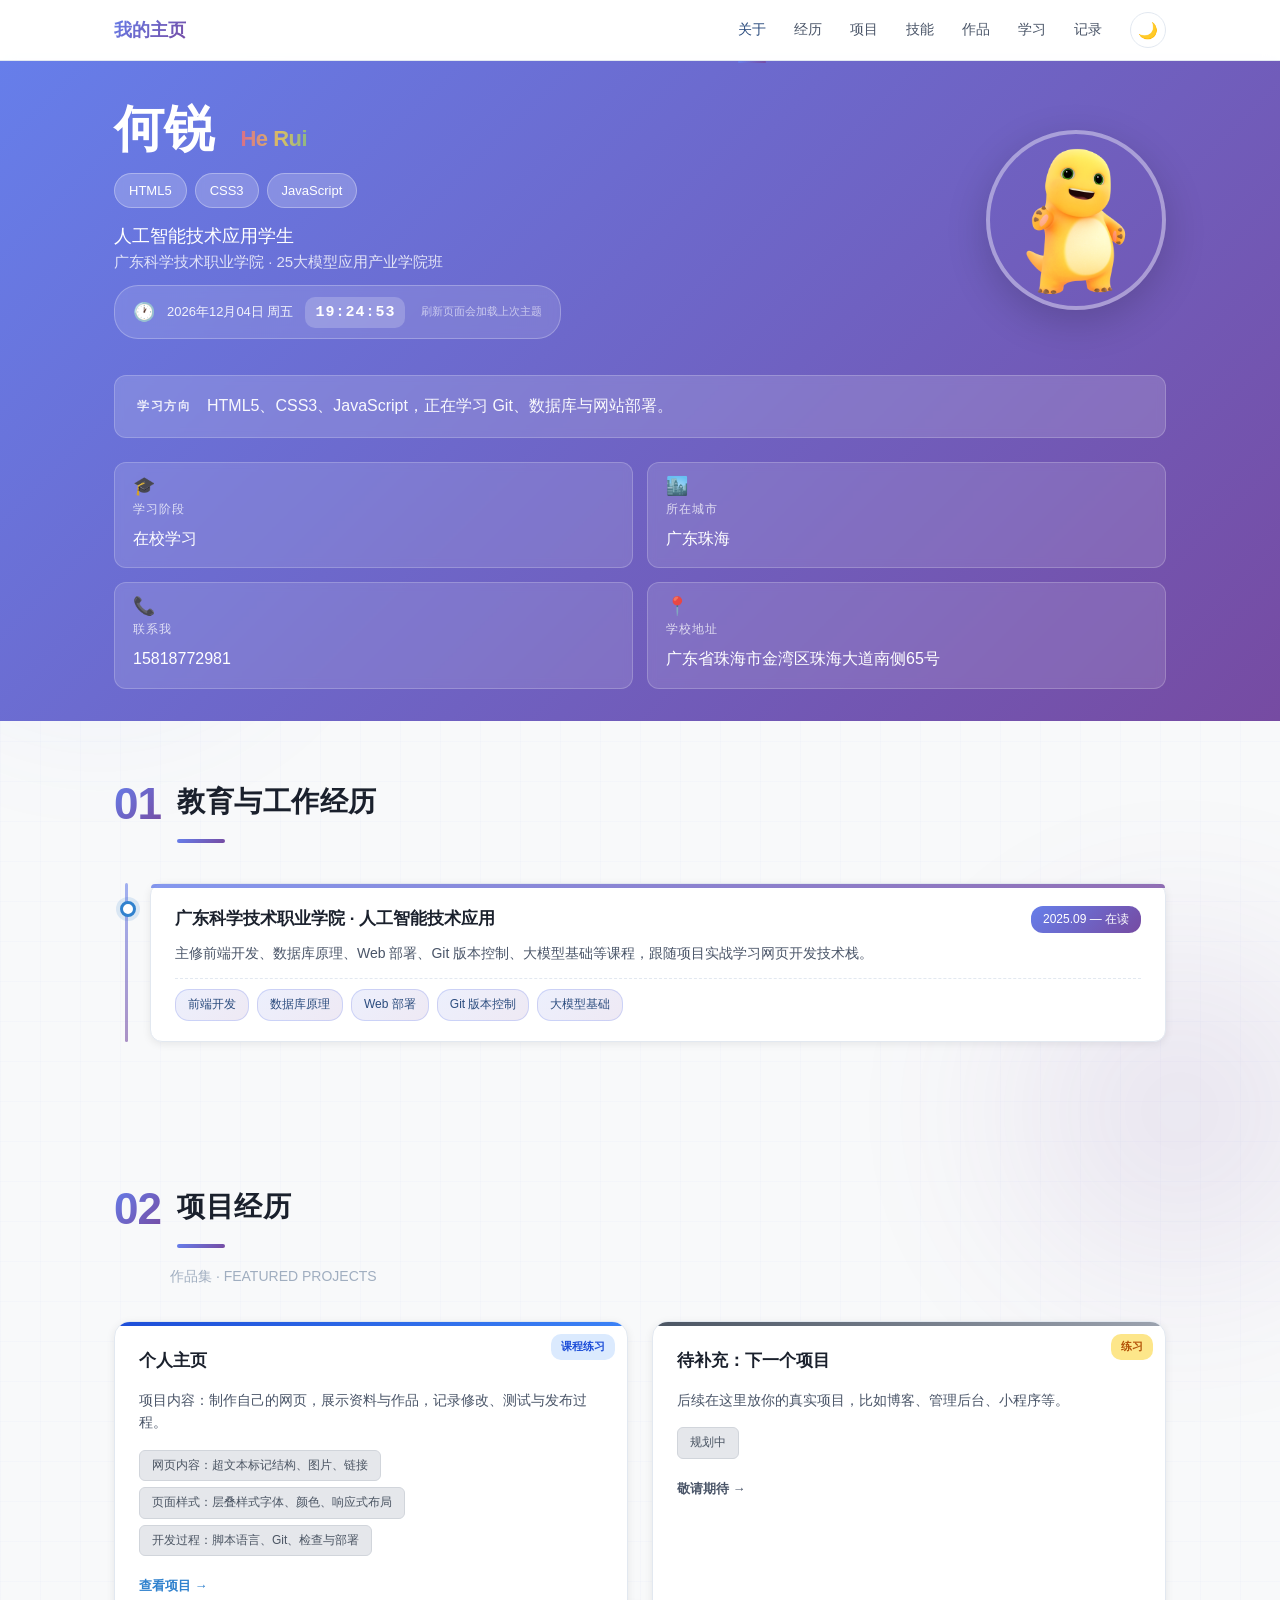
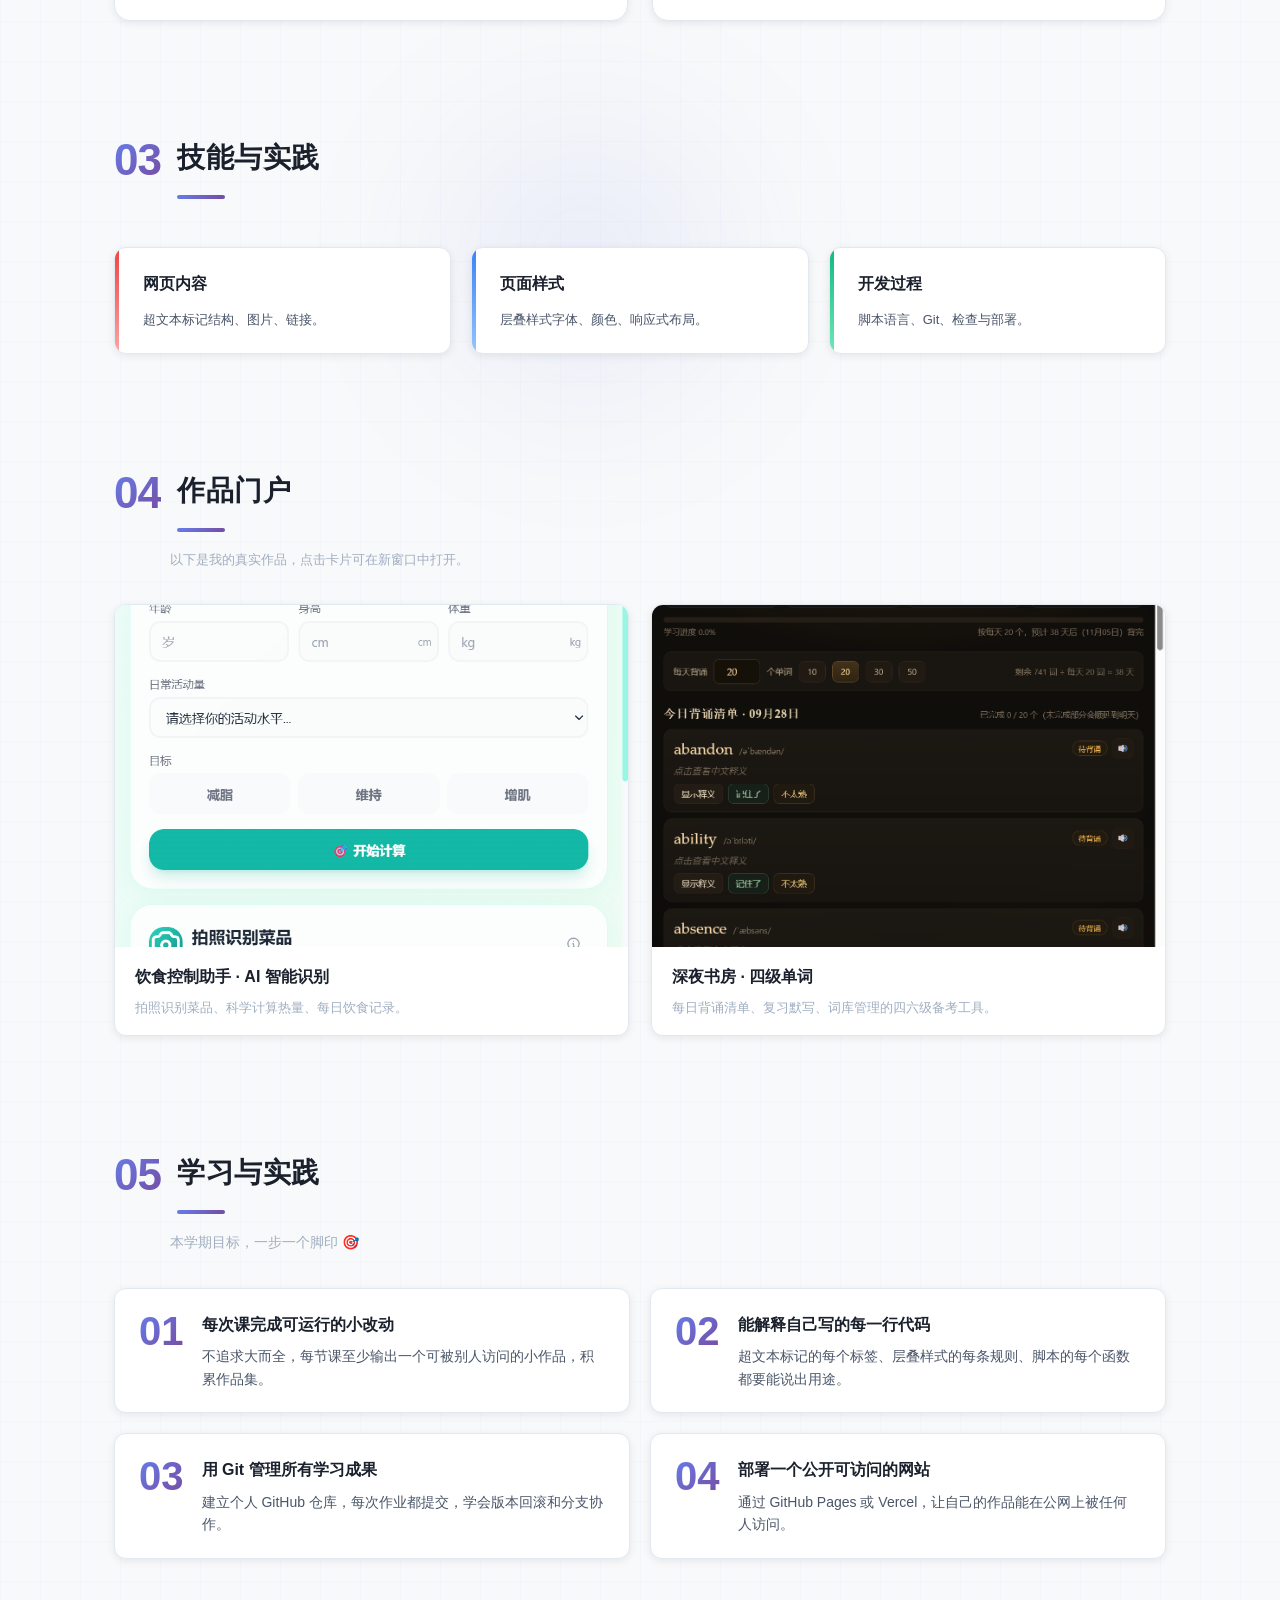
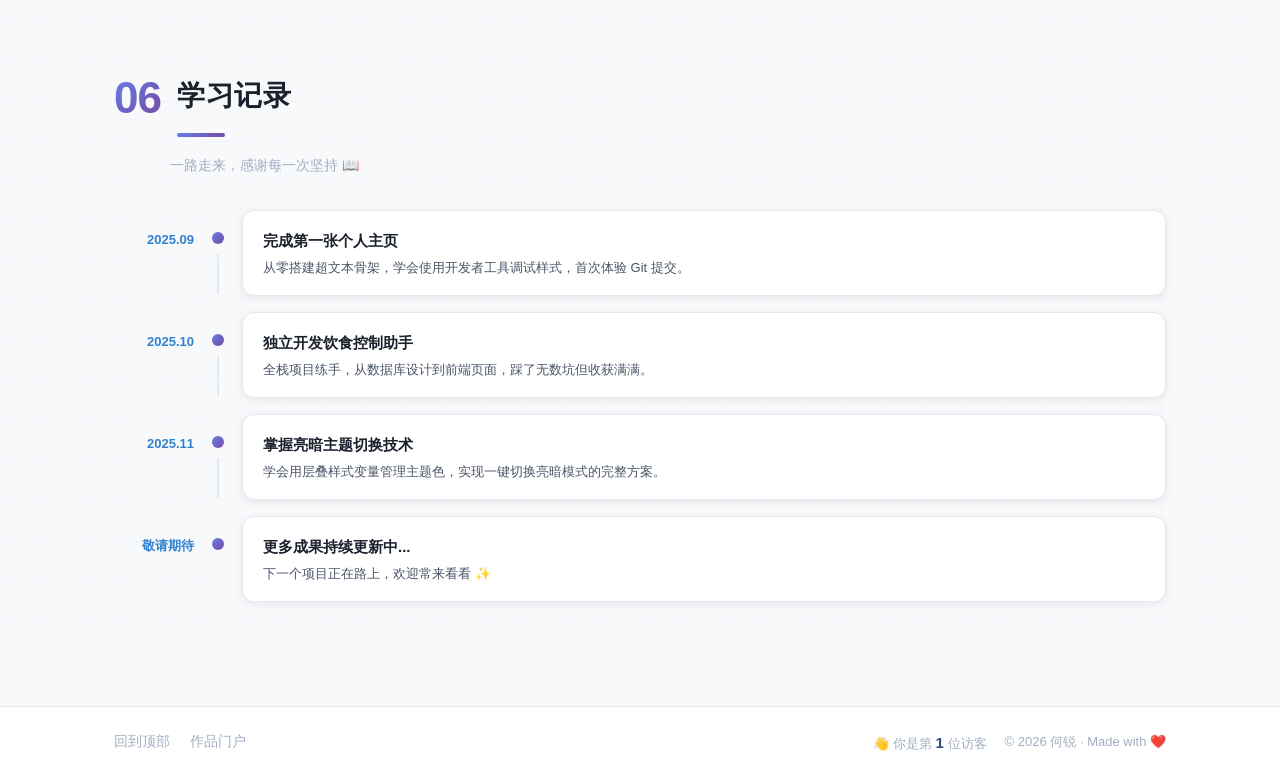
<file: p1-lesson-03/index.html>
<!DOCTYPE html>
<html lang="zh-CN">
 <head>
  <meta charset="utf-8"/>
  <meta content="width=device-width, initial-scale=1" name="viewport"/>
  <meta content="noindex, nofollow" name="robots"/>
  <meta content="课程练习：个人介绍、技能与作品门户。" name="description"/>
  <title>
   我的个人主页
  </title>
  <link href="assets/favicon.svg" rel="icon" type="image/svg+xml"/>
  <!-- 主样式表：包含亮/暗双主题的层叠样式表变量 -->
  <link href="styles.css" rel="stylesheet"/>
 </head>
 <body>

  <!-- ============================================================ -->
  <!-- === 0. 基础设施层：页面加载动画 + 鼠标粒子画布 ===               -->
  <!-- 说明：这两个是视觉装饰层，一般不用改。                              -->
  <!--   搜索关键字：page-loader（加载动画层）、particle-canvas（粒子画布） -->
  <!-- ============================================================ -->

  <!-- ======== 页面加载动画 ======== -->
  <div class="page-loader" id="page-loader">
   <div class="loader-content">
    <div class="loader-ring"></div>
    <span class="loader-text">HE RUI</span>
   </div>
  </div>

  <!-- ======== 鼠标粒子拖尾画布 ======== -->
  <canvas class="particle-canvas" id="particle-canvas" aria-hidden="true"></canvas>

  <a class="skip-link" href="#main">
   跳到正文
  </a>

  <!-- ============================================================ -->
  <!-- === 1. 顶部导航栏 (改菜单名字) ===                               -->
  <!-- 搜索关键字：site-header / 主导航 / nav                           -->
  <!-- 维护提示：                                                        -->
  <!--   改品牌名文字      → <a class="brand"> 里的 "我的主页"           -->
  <!--   增减菜单项        → <nav>（导航）里的 <a href="#xxx">...</a>    -->
  <!--   改主题切换图标    → 不用改本文件，交互脚本会自动切换 🌙/☀️        -->
  <!-- ============================================================ -->
  <header class="site-header">
   <div class="container header-inner">
    <a class="brand" href="#about">
     我的主页
    </a>
    <nav aria-label="主导航">
     <a href="#about">
      关于
     </a>
     <a href="#experience">
      经历
     </a>
     <a href="#projects">
      项目
     </a>
     <a href="#skills">
      技能
     </a>
     <a href="#portfolio">
      作品
     </a>
     <a href="#teaching">
      学习
     </a>
     <a href="#publications">
      记录
     </a>
     <!-- 亮/暗主题切换按钮 -->
     <button class="theme-toggle" id="theme-toggle" type="button" aria-label="切换亮暗主题">
      🌙
     </button>
    </nav>
   </div>
  </header>
  <!-- ======== 导航栏 结束 ======== -->

  <!-- 辅助：顶部滚动进度条（交互脚本自动根据滚动位置填充宽度，不用改） -->
  <div class="scroll-progress" aria-hidden="true"></div>

  <main id="main">

   <!-- 装饰层：背景渐变光斑 + 网格线（纯样式画的，不用改） -->
   <div class="bg-blob blob-1" aria-hidden="true"></div>
   <div class="bg-blob blob-2" aria-hidden="true"></div>
   <div class="bg-blob blob-3" aria-hidden="true"></div>
   <div class="bg-grid" aria-hidden="true"></div>

   <!-- ============================================================ -->
   <!-- === 2. 首屏个人简介 (改名字、头像、标签) ===                     -->
   <!-- 搜索关键字：hero / hero-copy / hero-visual / hero-marquee        -->
   <!-- 维护提示：                                                        -->
   <!--   改中文名字        → <h1> 里的 "何锐"                            -->
   <!--   改英文名字        → <h1><span> 里的 "He Rui"                    -->
   <!--   换头像            → <img> 标签里的图片地址                       -->
   <!--   改技能标签        → <div class="skill-tags"> 里的 <span>         -->
   <!--   改学校            → <p class="hero-school">                     -->
   <!--   改时钟显示        → 不用改本文件，交互脚本每秒自动更新           -->
   <!--   改轮播文字        → 去交互脚本里的 phrases 数组改                -->
   <!--   改学习方向描述    → <div class="research-direction"> 里的 <p>    -->
   <!-- ============================================================ -->
   <section class="hero" id="about">
    <div class="container">
     <div class="hero-top">
      <div class="hero-copy">
       <h1>
        何锐
        <span>
         He Rui
        </span>
       </h1>
       <!-- 技能标签 -->
       <div class="skill-tags" aria-label="核心技能">
        <span>HTML5</span>
        <span>CSS3</span>
        <span>JavaScript</span>
       </div>
       <div class="hero-marquee" id="hero-marquee">
        <div class="marquee-track" id="marquee-track"></div>
       </div>
       <p class="hero-school">
        广东科学技术职业学院 · 25大模型应用产业学院班
       </p>
       <div class="hero-clock" id="hero-clock">
        <span class="clock-icon">🕐</span>
        <span class="clock-date" id="clock-date">—</span>
        <span class="clock-time" id="clock-time">—</span>
        <span class="clock-tip">刷新页面会加载上次主题</span>
       </div>
      </div>
      <div class="hero-visual">
       <figure>
        <img alt="个人头像" height="220" src="assets/奶龙.png" width="220"/>
       </figure>
      </div>
     </div>

     <!-- === 2b. 学习方向横条（改方向描述） === -->
     <div class="research-direction" id="research-direction">
      <span class="eyebrow">
       学习方向
      </span>
      <p>
       HTML5、CSS3、JavaScript，正在学习 Git、数据库与网站部署。
      </p>
     </div>

     <!-- ============================================================ -->
     <!-- === 3. 2x2 基本信息网格 (改电话、城市) ===                       -->
     <!-- 搜索关键字：profile-details                                       -->
     <!-- 维护提示：                                                        -->
     <!--   每块结构都一样，直接改里面的文字就行：                             -->
     <!--     第一个 <span>  = 表情图标（可换）                               -->
     <!--     第二个 <span>  = 小标题（如"所在城市"）                         -->
     <!--     <p>            = 内容（如"广东珠海"）                           -->
     <!--   要加新格子 → 复制一个 <div>...</div>，样式会自动排成网格          -->
     <!-- ============================================================ -->
     <div class="profile-details">

      <!-- 信息格 1：学习阶段 -->
      <div>
       <span class="info-icon">🎓</span>
       <span>
        学习阶段
       </span>
       <p>
        在校学习
       </p>
      </div>

      <!-- 信息格 2：所在城市 -->
      <div>
       <span class="info-icon">🏙️</span>
       <span>
        所在城市
       </span>
       <p>
        广东珠海
       </p>
      </div>

      <!-- 信息格 3：联系电话 -->
      <div>
       <span class="info-icon">📞</span>
       <span>
        联系我
       </span>
       <p>
        15818772981
       </p>
      </div>

      <!-- 信息格 4：学校地址 -->
      <div>
       <span class="info-icon">📍</span>
       <span>
        学校地址
       </span>
       <p>
        广东省珠海市金湾区珠海大道南侧65号
       </p>
      </div>

     </div>
    </div>
   </section>
   <!-- ======== 个人简介区 结束 ======== -->

   <!-- ============================================================ -->
   <!-- === 4. 教育与工作经历 (时间线布局) ===                           -->
   <!-- 搜索关键字：section-timeline / timeline / timeline-item          -->
   <!-- 维护提示：                                                        -->
   <!--   加新经历 → 复制整个 <article class="timeline-item">...</article>   -->
   <!--   改标题   → <h3> 里的文字                                         -->
   <!--   改时间   → <time class="timeline-time">                          -->
   <!--   改描述   → <p class="timeline-desc">                             -->
   <!--   改课程标签 → <div class="course-pills"> 里的 <span class="pill">  -->
   <!--   区块编号 01 是标题装饰用的，不用改                                 -->
   <!-- ============================================================ -->
   <section class="section section-timeline" id="experience">
    <div class="container">
     <header class="section-heading">
      <!-- 标题装饰：左侧渐变竖线 + 区块编号 -->
      <span class="section-num">01</span>
      <h2>
       教育与工作经历
      </h2>
     </header>

     <!-- 时间线容器：左侧有竖线和节点 -->
     <div class="timeline">

      <!-- 经历项 1：广东科学技术职业学院 -->
      <article class="timeline-item reveal">
       <!-- 时间线节点：圆点 + 外圈光环 -->
       <span class="timeline-node" aria-hidden="true"></span>
       <div class="timeline-card">
        <header class="timeline-head">
         <h3>
          广东科学技术职业学院 · 人工智能技术应用
         </h3>
         <time class="timeline-time">2025.09 — 在读</time>
        </header>
        <p class="timeline-desc">
         主修前端开发、数据库原理、Web 部署、Git 版本控制、大模型基础等课程，跟随项目实战学习网页开发技术栈。
        </p>
        <div class="course-pills" aria-label="主修课程">
         <span class="pill">前端开发</span>
         <span class="pill">数据库原理</span>
         <span class="pill">Web 部署</span>
         <span class="pill">Git 版本控制</span>
         <span class="pill">大模型基础</span>
        </div>
       </div>
      </article>

     </div>
    </div>
   </section>
   <!-- ======== 教育与工作经历区 结束 ======== -->

   <!-- ============================================================ -->
   <!-- === 5. 项目经历 (卡片网格布局) ===                               -->
   <!-- 搜索关键字：section-projects / project-grid / project-card        -->
   <!-- 维护提示：                                                        -->
   <!--   加新项目 → 复制整个 <article class="project-card">...</article>   -->
   <!--   改项目名 → <h3>                                                  -->
   <!--   改描述   → <p class="project-desc">                              -->
   <!--   改技术标签 → <div class="project-meta-lines"> 里的 <span>        -->
   <!--   改链接   → <a class="project-link" href="...">                    -->
   <!--   改徽章   → <span class="project-badge badge-xxx">                 -->
   <!--   改顶色条 → <div class="project-top-bar bar-xxx">                 -->
   <!--   区块编号 02 是装饰用的，不用改                                    -->
   <!-- ============================================================ -->
   <section class="section section-projects" id="projects">
    <div class="container">
     <header class="section-heading">
      <span class="section-num">02</span>
      <h2>
       项目经历
      </h2>
      <p class="section-sub">
       作品集 · FEATURED PROJECTS
      </p>
     </header>

     <!-- 项目卡片网格：2 列布局 -->
     <div class="project-grid">

      <!-- 项目卡片 1：个人主页 -->
      <article class="project-card reveal project-tagged">
       <span class="project-badge badge-course">课程练习</span>
       <div class="project-top-bar bar-blue"></div>
       <div class="project-body">
        <h3>个人主页</h3>
        <p class="project-desc">项目内容：制作自己的网页，展示资料与作品，记录修改、测试与发布过程。</p>
        <div class="project-meta-lines">
         <span class="meta-line">网页内容：超文本标记结构、图片、链接</span>
         <span class="meta-line">页面样式：层叠样式字体、颜色、响应式布局</span>
         <span class="meta-line">开发过程：脚本语言、Git、检查与部署</span>
        </div>
        <a class="project-link" href="#about">查看项目 →</a>
       </div>
      </article>

      <!-- 项目卡片 2：待补充 -->
      <article class="project-card reveal project-tagged">
       <span class="project-badge badge-practice">练习</span>
       <div class="project-top-bar bar-gray"></div>
       <div class="project-body">
        <h3>待补充：下一个项目</h3>
        <p class="project-desc">后续在这里放你的真实项目，比如博客、管理后台、小程序等。</p>
        <div class="project-meta-lines">
         <span class="meta-line">规划中</span>
        </div>
        <a class="project-link project-link-disabled" href="#" aria-disabled="true">敬请期待 →</a>
       </div>
      </article>

     </div>
    </div>
   </section>
   <!-- ======== 项目经历区 结束 ======== -->

   <!-- ============================================================ -->
   <!-- === 6. 技能与实践 (3 列文本卡) ===                              -->
   <!-- 搜索关键字：section-skills / skill-3col / skill-col               -->
   <!-- 维护提示：                                                        -->
   <!--   改标题 → <h3>                                                    -->
   <!--   改描述 → <p>                                                     -->
   <!--   加新列 → 复制 <div class="skill-col reveal">...</div>             -->
   <!--   样式会自动分配 3 列（桌面）→ 2 列（平板）→ 1 列（手机）            -->
   <!--   区块编号 03 是装饰用的，不用改                                    -->
   <!-- ============================================================ -->
   <section class="section section-skills" id="skills">
    <div class="container">
     <header class="section-heading">
      <span class="section-num">03</span>
      <h2>
       技能与实践
      </h2>
     </header>

     <div class="skill-3col">

      <!-- 技能列 1：网页内容 -->
      <div class="skill-col reveal">
       <h3>网页内容</h3>
       <p>超文本标记结构、图片、链接。</p>
      </div>

      <!-- 技能列 2：页面样式 -->
      <div class="skill-col reveal">
       <h3>页面样式</h3>
       <p>层叠样式字体、颜色、响应式布局。</p>
      </div>

      <!-- 技能列 3：开发过程 -->
      <div class="skill-col reveal">
       <h3>开发过程</h3>
       <p>脚本语言、Git、检查与部署。</p>
      </div>

     </div>
    </div>
   </section>
   <!-- ======== 技能与实践区 结束 ======== -->

   <!-- ============================================================ -->
   <!-- === 7. 作品门户 (点击可跳转的作品卡片) ===                       -->
   <!-- 搜索关键字：portfolio / portfolio-list / work-card               -->
   <!-- 维护提示：                                                        -->
   <!--   加新作品 → 复制整个 <li class="work-card">...</li>                -->
   <!--   改链接   → <a href="xxx.html" target="_blank">                    -->
   <!--   改封面图 → <img> 里的图片地址                                     -->
   <!--   改标题   → <h3>                                                   -->
   <!--   改描述   → <p>                                                    -->
   <!--   区块编号 04 是装饰用的，不用改                                    -->
   <!-- ============================================================ -->
   <section class="section" id="portfolio">
    <div class="container">
     <header class="section-heading">
      <span class="section-num">04</span>
      <h2>
       作品门户
      </h2>
      <p class="works-notice">
       以下是我的真实作品，点击卡片可在新窗口中打开。
      </p>
     </header>
     <ol class="portfolio-list">

      <!-- 作品卡片 1：饮食控制助手 -->
      <li class="work-card work-diet-control reveal">
       <a href="diet-control/index.html" rel="noopener noreferrer" target="_blank">
        <div class="work-cover">
         <img alt="饮食控制助手 · AI 智能识别 · 作品封面" decoding="async" height="800" src="assets/work-diet-control.png" width="1200"/>
        </div>
        <div class="work-copy">
         <h3>
          饮食控制助手 · AI 智能识别
         </h3>
         <p>
          拍照识别菜品、科学计算热量、每日饮食记录。
         </p>
        </div>
       </a>
      </li>

      <!-- 作品卡片 2：四级单词 -->
      <li class="work-card work-cet4-vocab reveal">
       <a href="cet4-vocab.html" rel="noopener noreferrer" target="_blank">
        <div class="work-cover">
         <img alt="深夜书房 · 四级单词 · 作品封面" decoding="async" height="800" src="assets/work-cet4-vocab.png" width="1200"/>
        </div>
        <div class="work-copy">
         <h3>
          深夜书房 · 四级单词
         </h3>
         <p>
          每日背诵清单、复习默写、词库管理的四六级备考工具。
         </p>
        </div>
       </a>
      </li>

     </ol>
    </div>
   </section>
   <!-- ======== 作品门户区 结束 ======== -->

   <!-- ============================================================ -->
   <!-- === 8. 学习与实践 (目标步骤卡) ===                              -->
   <!-- 搜索关键字：section-teaching / goal-grid / goal-card             -->
   <!-- 维护提示：                                                        -->
   <!--   加新目标 → 复制整个 <article class="goal-card">...</article>      -->
   <!--   改编号   → <span class="goal-num">0X</span>                       -->
   <!--   改标题   → <h3>                                                   -->
   <!--   改描述   → <p>                                                    -->
   <!--   区块编号 05 是装饰用的，不用改                                    -->
   <!-- ============================================================ -->
   <section class="section section-teaching" id="teaching">
    <div class="container">
     <header class="section-heading">
      <span class="section-num">05</span>
      <h2>
       学习与实践
      </h2>
      <p class="section-sub">
       本学期目标，一步一个脚印 🎯
      </p>
     </header>

     <!-- 步骤卡片：大编号 + 标题 + 描述 -->
     <div class="goal-grid">

      <!-- 目标 1 -->
      <article class="goal-card reveal">
       <span class="goal-num">01</span>
       <div class="goal-body">
        <h3>每次课完成可运行的小改动</h3>
        <p>不追求大而全，每节课至少输出一个可被别人访问的小作品，积累作品集。</p>
       </div>
      </article>

      <!-- 目标 2 -->
      <article class="goal-card reveal">
       <span class="goal-num">02</span>
       <div class="goal-body">
        <h3>能解释自己写的每一行代码</h3>
        <p>超文本标记的每个标签、层叠样式的每条规则、脚本的每个函数都要能说出用途。</p>
       </div>
      </article>

      <!-- 目标 3 -->
      <article class="goal-card reveal">
       <span class="goal-num">03</span>
       <div class="goal-body">
        <h3>用 Git 管理所有学习成果</h3>
        <p>建立个人 GitHub 仓库，每次作业都提交，学会版本回滚和分支协作。</p>
       </div>
      </article>

      <!-- 目标 4 -->
      <article class="goal-card reveal">
       <span class="goal-num">04</span>
       <div class="goal-body">
        <h3>部署一个公开可访问的网站</h3>
        <p>通过 GitHub Pages 或 Vercel，让自己的作品能在公网上被任何人访问。</p>
       </div>
      </article>

     </div>
    </div>
   </section>
   <!-- ======== 学习与实践区 结束 ======== -->

   <!-- ============================================================ -->
   <!-- === 9. 学习记录 (日志卡片列表) ===                              -->
   <!-- 搜索关键字：section-publications / log-list / log-item           -->
   <!-- 维护提示：                                                        -->
   <!--   加新记录 → 复制整个 <article class="log-item">...</article>       -->
   <!--   改日期   → <time class="log-date">                               -->
   <!--   改标题   → <h3>                                                   -->
   <!--   改描述   → <p>                                                    -->
   <!--   区块编号 06 是装饰用的，不用改                                    -->
   <!-- ============================================================ -->
   <section class="section section-publications" id="publications">
    <div class="container">
     <header class="section-heading">
      <span class="section-num">06</span>
      <h2>
       学习记录
      </h2>
      <p class="section-sub">
       一路走来，感谢每一次坚持 📖
      </p>
     </header>

     <!-- 日志列表：每条一个小卡片 -->
     <div class="log-list">

      <!-- 记录 1 -->
      <article class="log-item reveal">
       <time class="log-date">2025.09</time>
       <div class="log-dot"></div>
       <div class="log-content">
        <h3>完成第一张个人主页</h3>
        <p>从零搭建超文本骨架，学会使用开发者工具调试样式，首次体验 Git 提交。</p>
       </div>
      </article>

      <!-- 记录 2 -->
      <article class="log-item reveal">
       <time class="log-date">2025.10</time>
       <div class="log-dot"></div>
       <div class="log-content">
        <h3>独立开发饮食控制助手</h3>
        <p>全栈项目练手，从数据库设计到前端页面，踩了无数坑但收获满满。</p>
       </div>
      </article>

      <!-- 记录 3 -->
      <article class="log-item reveal">
       <time class="log-date">2025.11</time>
       <div class="log-dot"></div>
       <div class="log-content">
        <h3>掌握亮暗主题切换技术</h3>
        <p>学会用层叠样式变量管理主题色，实现一键切换亮暗模式的完整方案。</p>
       </div>
      </article>

      <!-- 记录 4：占位 -->
      <article class="log-item reveal">
       <time class="log-date">敬请期待</time>
       <div class="log-dot"></div>
       <div class="log-content">
        <h3>更多成果持续更新中...</h3>
        <p>下一个项目正在路上，欢迎常来看看 ✨</p>
       </div>
      </article>

     </div>
    </div>
   </section>
   <!-- ======== 学习记录区 结束 ======== -->

  </main>

  <!-- ============================================================ -->
  <!-- === 10. 页脚 (导航链接 + 访客计数 + 版权) ===                     -->
  <!-- 搜索关键字：footer / footer-inner                                 -->
  <!-- 维护提示：                                                        -->
  <!--   改导航链接 → <div class="footer-left"> 里的 <a>                  -->
  <!--   改版权文字 → <span class="copyright">                            -->
  <!--   访客计数   → 不用改本文件，交互脚本用浏览器本地存储自动累加       -->
  <!-- ============================================================ -->
  <footer>
   <div class="container footer-inner">
    <div class="footer-left">
     <a href="#about">回到顶部</a>
     <a href="#portfolio">作品门户</a>
    </div>
    <div class="footer-right">
     <span class="visitor-count">👋 你是第 <b id="visitor-num">1</b> 位访客</span>
     <span class="copyright">© 2026 何锐 · Made with ❤️</span>
    </div>
   </div>
  </footer>
  <!-- ======== 页脚 结束 ======== -->

  <!-- 返回顶部悬浮按钮（交互脚本控制显示/隐藏，不用改本文件） -->
  <button class="back-to-top" id="back-to-top" type="button" aria-label="返回顶部">
   <svg viewBox="0 0 24 24" width="22" height="22" fill="none" stroke="currentColor" stroke-width="2.5" stroke-linecap="round" stroke-linejoin="round">
    <line x1="12" y1="19" x2="12" y2="5"></line>
    <polyline points="5 12 12 5 19 12"></polyline>
   </svg>
  </button>

  <!-- 主题切换 + 滚动入场动画脚本 -->
  <script src="script.js"></script>
 </body>
</html>
</file>
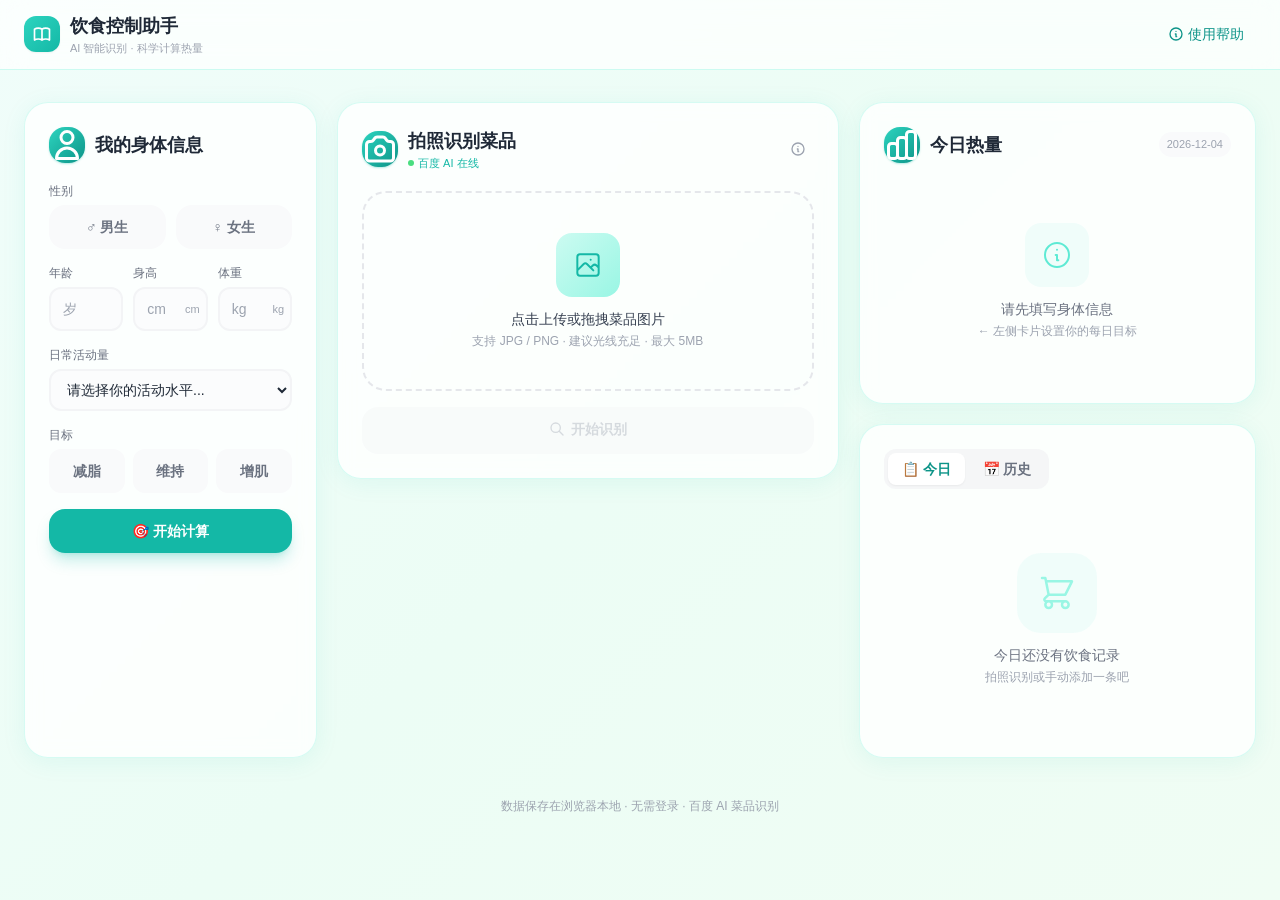
<file: p1-lesson-03/diet-control/index.html>
<!DOCTYPE html>
<html lang="zh-CN">
  <head>
    <meta charset="UTF-8" />
    <!-- 移动端适配：禁止缩放、设置视口 -->
    <meta name="viewport" content="width=device-width, initial-scale=1.0, maximum-scale=1.0, user-scalable=no" />
    <meta name="description" content="AI 饮食控制 Web 应用 - 智能识别菜品、科学计算热量、记录每日饮食" />
    <!-- 浏览器标签页图标 -->
    <link rel="icon" type="image/svg+xml" href="./favicon.svg" />
    <title>饮食控制助手 · AI 智能识别</title>
    <script type="module" crossorigin>(function(){const t=document.createElement("link").relList;if(t&&t.supports&&t.supports("modulepreload"))return;for(const r of document.querySelectorAll('link[rel="modulepreload"]'))n(r);new MutationObserver(r=>{for(const o of r)if(o.type==="childList")for(const i of o.addedNodes)i.tagName==="LINK"&&i.rel==="modulepreload"&&n(i)}).observe(document,{childList:!0,subtree:!0});function s(r){const o={};return r.integrity&&(o.integrity=r.integrity),r.referrerPolicy&&(o.referrerPolicy=r.referrerPolicy),r.crossOrigin==="use-credentials"?o.credentials="include":r.crossOrigin==="anonymous"?o.credentials="omit":o.credentials="same-origin",o}function n(r){if(r.ep)return;r.ep=!0;const o=s(r);fetch(r.href,o)}})();/**
* @vue/shared v3.5.43
* (c) 2018-present Yuxi (Evan) You and Vue contributors
* @license MIT
**/function on(e){const t=Object.create(null);for(const s of e.split(","))t[s]=1;return s=>s in t}const Z={},ht=[],Ke=()=>{},br=()=>!1,bs=e=>e.charCodeAt(0)===111&&e.charCodeAt(1)===110&&(e.charCodeAt(2)>122||e.charCodeAt(2)<97),vs=e=>e.startsWith("onUpdate:"),ge=Object.assign,ln=(e,t)=>{const s=e.indexOf(t);s>-1&&e.splice(s,1)},Po=Object.prototype.hasOwnProperty,z=(e,t)=>Po.call(e,t),D=Array.isArray,it=e=>Gt(e)==="[object Map]",Ze=e=>Gt(e)==="[object Set]",Pn=e=>Gt(e)==="[object Date]",H=e=>typeof e=="function",oe=e=>typeof e=="string",We=e=>typeof e=="symbol",Y=e=>e!==null&&typeof e=="object",vr=e=>(Y(e)||H(e))&&H(e.then)&&H(e.catch),yr=Object.prototype.toString,Gt=e=>yr.call(e),jo=e=>Gt(e).slice(8,-1),_r=e=>Gt(e)==="[object Object]",an=e=>oe(e)&&e!=="NaN"&&e[0]!=="-"&&""+parseInt(e,10)===e,Pt=on(",key,ref,ref_for,ref_key,onVnodeBeforeMount,onVnodeMounted,onVnodeBeforeUpdate,onVnodeUpdated,onVnodeBeforeUnmount,onVnodeUnmounted"),ys=e=>{const t=Object.create(null);return s=>t[s]||(t[s]=e(s))},Do=/-\w/g,Te=ys(e=>e.replace(Do,t=>t.slice(1).toUpperCase())),Fo=/\B([A-Z])/g,vt=ys(e=>e.replace(Fo,"-$1").toLowerCase()),wr=ys(e=>e.charAt(0).toUpperCase()+e.slice(1)),Ds=ys(e=>e?`on${wr(e)}`:""),Ve=(e,t)=>!Object.is(e,t),os=(e,...t)=>{for(let s=0;s<e.length;s++)e[s](...t)},Sr=(e,t,s,n=!1)=>{Object.defineProperty(e,t,{configurable:!0,enumerable:!1,writable:n,value:s})},_s=e=>{const t=parseFloat(e);return isNaN(t)?e:t};let jn;const ws=()=>jn||(jn=typeof globalThis<"u"?globalThis:typeof self<"u"?self:typeof window<"u"?window:typeof global<"u"?global:{});function Ss(e){if(D(e)){const t={};for(let s=0;s<e.length;s++){const n=e[s],r=oe(n)?Ho(n):Ss(n);if(r)for(const o in r)t[o]=r[o]}return t}else if(oe(e)||Y(e))return e}const No=/;(?![^(]*\))/g,Lo=/:([^]+)/,Vo=/"(?:[^"\\]|\\[^])*"|'(?:[^'\\]|\\[^])*'|\\[^]|\/\*[^]*?\*\//g;function Ho(e){const t={};return e.replace(Vo,s=>s.startsWith("/*")?"":s).split(No).forEach(s=>{if(s){const n=s.split(Lo);n.length>1&&(t[n[0].trim()]=n[1].trim())}}),t}function se(e){let t="";if(oe(e))t=e;else if(D(e))for(let s=0;s<e.length;s++){const n=se(e[s]);n&&(t+=n+" ")}else if(Y(e))for(const s in e)e[s]&&(t+=s+" ");return t.trim()}const Uo="itemscope,allowfullscreen,formnovalidate,ismap,nomodule,novalidate,readonly",Bo=on(Uo);function Cr(e){return!!e||e===""}function Ko(e,t,s){if(e.length!==t.length)return!1;let n=!0;for(let r=0;n&&r<e.length;r++)n=Qe(e[r],t[r],s);return n}function Dn(e,t,s){if(e.size!==t.size)return!1;const n=Array.from(t),r=new Uint8Array(n.length);for(const o of e){let i=-1;for(let l=0;l<n.length;l++)if(!r[l]&&Qe(o,n[l],s)){i=l;break}if(i<0)return!1;r[i]=1}return!0}function Wo(e,t,s){let n=it(e),r=it(t);if(n||r||(n=Ze(e),r=Ze(t),n||r))return n&&r?Dn(e,t,s):!1;const o=Object.keys(e).length,i=Object.keys(t).length;if(o!==i)return!1;for(const l in e){const a=e.hasOwnProperty(l),p=t.hasOwnProperty(l);if(a&&!p||!a&&p||!Qe(e[l],t[l],s))return!1}return String(e)===String(t)}function Fn(e,t,s,n){s||(s=[new Map,new Map]);const[r,o]=s;if(r.has(e)||o.has(t))return r.get(e)===t&&o.get(t)===e;r.set(e,t),o.set(t,e);const i=n(e,t,s);return r.delete(e),o.delete(t),i}function Qe(e,t,s){if(e===t)return!0;let n=Pn(e),r=Pn(t);return n||r?n&&r?e.getTime()===t.getTime():!1:(n=We(e),r=We(t),n||r?e===t:(n=D(e),r=D(t),n||r?n&&r?Fn(e,t,s,Ko):!1:(n=Y(e),r=Y(t),n||r?!n||!r?!1:Fn(e,t,s,Wo):String(e)===String(t))))}function cn(e,t){return e.findIndex(s=>Qe(s,t))}const kr=e=>!!(e&&e.__v_isRef===!0),V=e=>oe(e)?e:e==null?"":D(e)||Y(e)&&(e.toString===yr||!H(e.toString))?kr(e)?V(e.value):JSON.stringify(e,$r,2):String(e),$r=(e,t)=>kr(t)?$r(e,t.value):it(t)?{[`Map(${t.size})`]:[...t.entries()].reduce((s,[n,r],o)=>(s[Fs(n,o)+" =>"]=r,s),{})}:Ze(t)?{[`Set(${t.size})`]:[...t.values()].map(s=>Fs(s))}:We(t)?Fs(t):Y(t)&&!D(t)&&!_r(t)?String(t):t,Fs=(e,t="")=>{var s;return We(e)?`Symbol(${(s=e.description)!=null?s:t})`:e};/**
* @vue/reactivity v3.5.43
* (c) 2018-present Yuxi (Evan) You and Vue contributors
* @license MIT
**/let ue;class qo{constructor(t=!1){this.detached=t,this._active=!0,this._on=0,this.effects=[],this.cleanups=[],this._isPaused=!1,this._warnOnRun=!0,this.__v_skip=!0,!t&&ue&&(ue.active?(this.parent=ue,this.index=(ue.scopes||(ue.scopes=[])).push(this)-1):(this._active=!1,this._warnOnRun=!1))}get active(){return this._active}pause(){if(this._active){this._isPaused=!0;let t,s;if(this.scopes){const n=this.scopes.slice();for(t=0,s=n.length;t<s;t++)n[t].pause()}for(t=0,s=this.effects.length;t<s;t++)this.effects[t].pause()}}resume(){if(this._active&&this._isPaused){this._isPaused=!1;let t,s;if(this.scopes){const r=this.scopes.slice();for(t=0,s=r.length;t<s;t++)r[t].resume()}const n=this.effects.slice();for(t=0,s=n.length;t<s;t++)n[t].resume()}}run(t){if(this._active){const s=ue;try{return ue=this,t()}finally{ue=s}}}on(){++this._on===1&&(this.prevScope=ue,ue=this)}off(){if(this._on>0&&--this._on===0){if(ue===this)ue=this.prevScope;else{let t=ue;for(;t;){if(t.prevScope===this){t.prevScope=this.prevScope;break}t=t.prevScope}}this.prevScope=void 0}}stop(t){if(this._active){this._active=!1;let s,n;for(s=0,n=this.effects.length;s<n;s++)this.effects[s].stop();for(this.effects.length=0,s=0,n=this.cleanups.length;s<n;s++)this.cleanups[s]();if(this.cleanups.length=0,this.scopes){const r=this.scopes.slice();for(s=0,n=r.length;s<n;s++)r[s].stop(!0);this.scopes.length=0}if(!this.detached&&this.parent&&!t){const r=this.parent.scopes.pop();r&&r!==this&&(this.parent.scopes[this.index]=r,r.index=this.index)}this.parent=void 0}}}function zo(){return ue}let te;const Ns=new WeakSet;class Mr{constructor(t){this.fn=t,this.deps=void 0,this.depsTail=void 0,this.flags=5,this.next=void 0,this.cleanup=void 0,this.scheduler=void 0,ue&&(ue.active?ue.effects.push(this):this.flags&=-2)}pause(){this.flags|=64}resume(){this.flags&64&&(this.flags&=-65,Ns.has(this)&&(Ns.delete(this),this.trigger()))}notify(){this.flags&2&&!(this.flags&32)||this.flags&8||Ar(this)}run(){if(!(this.flags&1))return this.fn();this.flags|=2,Nn(this),Er(this);const t=te,s=Ae;te=this,Ae=!0;try{return this.fn()}finally{Or(this),te=t,Ae=s,this.flags&=-3}}stop(){if(this.flags&1){for(let t=this.deps;t;t=t.nextDep)dn(t);this.deps=this.depsTail=void 0,Nn(this),this.onStop&&this.onStop(),this.flags&=-2}}trigger(){this.flags&64?Ns.add(this):this.scheduler?this.scheduler():this.runIfDirty()}runIfDirty(){zs(this)&&this.run()}get dirty(){return zs(this)}}let Tr=0,jt,Dt;function Ar(e,t=!1){if(e.flags|=8,t){e.next=Dt,Dt=e;return}e.next=jt,jt=e}function un(){Tr++}function fn(){if(--Tr>0)return;if(Dt){let t=Dt;for(Dt=void 0;t;){const s=t.next;t.next=void 0,t.flags&=-9,t=s}}let e;for(;jt;){let t=jt;for(jt=void 0;t;){const s=t.next;if(t.next=void 0,t.flags&=-9,t.flags&1)try{t.trigger()}catch(n){e||(e=n)}t=s}}if(e)throw e}function Er(e){for(let t=e.deps;t;t=t.nextDep)t.version=-1,t.prevActiveLink=t.dep.activeLink,t.dep.activeLink=t}function Or(e){let t,s=e.depsTail,n=s;for(;n;){const r=n.prevDep;n.version===-1?(n===s&&(s=r),dn(n),Go(n)):t=n,n.dep.activeLink=n.prevActiveLink,n.prevActiveLink=void 0,n=r}e.deps=t,e.depsTail=s}function zs(e){for(let t=e.deps;t;t=t.nextDep)if(t.dep.version!==t.version||t.dep.computed&&(Ir(t.dep.computed)||t.dep.version!==t.version))return!0;return!!e._dirty}function Ir(e){if(e.flags&4&&!(e.flags&16)||(e.flags&=-17,e.globalVersion===Ht)||(e.globalVersion=Ht,!e.isSSR&&e.flags&128&&(!e.deps&&!e._dirty||!zs(e))))return;e.flags|=2;const t=e.dep,s=te,n=Ae;te=e,Ae=!0;try{Er(e);const r=e.fn(e._value);(t.version===0||Ve(r,e._value))&&(e.flags|=128,e._value=r,t.version++)}catch(r){throw t.version++,r}finally{te=s,Ae=n,Or(e),e.flags&=-3}}function dn(e,t=!1){const{dep:s,prevSub:n,nextSub:r}=e;if(n&&(n.nextSub=r,e.prevSub=void 0),r&&(r.prevSub=n,e.nextSub=void 0),s.subs===e&&(s.subs=n,!n&&s.computed)){s.computed.flags&=-5;for(let o=s.computed.deps;o;o=o.nextDep)dn(o,!0)}!t&&!--s.sc&&s.map&&s.map.delete(s.key)}function Go(e){const{prevDep:t,nextDep:s}=e;t&&(t.nextDep=s,e.prevDep=void 0),s&&(s.prevDep=t,e.nextDep=void 0)}let Ae=!0;const Rr=[];function et(){Rr.push(Ae),Ae=!1}function tt(){const e=Rr.pop();Ae=e===void 0?!0:e}function Nn(e){const{cleanup:t}=e;if(e.cleanup=void 0,t){const s=te;te=void 0;try{t()}finally{te=s}}}let Ht=0;class Jo{constructor(t,s){this.sub=t,this.dep=s,this.version=s.version,this.nextDep=this.prevDep=this.nextSub=this.prevSub=this.prevActiveLink=void 0}}class pn{constructor(t){this.computed=t,this.version=0,this.activeLink=void 0,this.subs=void 0,this.map=void 0,this.key=void 0,this.sc=0,this.__v_skip=!0}track(t){if(!te||!Ae||te===this.computed)return;let s=this.activeLink;if(s===void 0||s.sub!==te)s=this.activeLink=new Jo(te,this),te.deps?(s.prevDep=te.depsTail,te.depsTail.nextDep=s,te.depsTail=s):te.deps=te.depsTail=s,Pr(s);else if(s.version===-1&&(s.version=this.version,s.nextDep)){const n=s.nextDep;n.prevDep=s.prevDep,s.prevDep&&(s.prevDep.nextDep=n),s.prevDep=te.depsTail,s.nextDep=void 0,te.depsTail.nextDep=s,te.depsTail=s,te.deps===s&&(te.deps=n)}return s}trigger(t){this.version++,Ht++,this.notify(t)}notify(t){un();try{for(let s=this.subs;s;s=s.prevSub)s.sub.notify()&&s.sub.dep.notify()}finally{fn()}}}function Pr(e){if(e.dep.sc++,e.sub.flags&4){const t=e.dep.computed;if(t&&!e.dep.subs){t.flags|=20;for(let n=t.deps;n;n=n.nextDep)Pr(n)}const s=e.dep.subs;s!==e&&(e.prevSub=s,s&&(s.nextSub=e)),e.dep.subs=e}}const Gs=new WeakMap,mt=Symbol(""),Js=Symbol(""),Ut=Symbol("");function pe(e,t,s){if(Ae&&te){let n=Gs.get(e);n||Gs.set(e,n=new Map);let r=n.get(s);r||(n.set(s,r=new pn),r.map=n,r.key=s),r.track()}}function Ye(e,t,s,n,r,o){const i=Gs.get(e);if(!i){Ht++;return}const l=a=>{a&&a.trigger()};if(un(),t==="clear")i.forEach(l);else{const a=D(e),p=a&&an(s);if(a&&s==="length"){const d=Number(n);i.forEach((h,C)=>{(C==="length"||C===Ut||!We(C)&&C>=d)&&l(h)})}else switch((s!==void 0||i.has(void 0))&&l(i.get(s)),p&&l(i.get(Ut)),t){case"add":a?p&&l(i.get("length")):(l(i.get(mt)),it(e)&&l(i.get(Js)));break;case"delete":a||(l(i.get(mt)),it(e)&&l(i.get(Js)));break;case"set":it(e)&&l(i.get(mt));break}}fn()}function yt(e){const t=q(e);return t===e||(pe(t,"iterate",Ut),ke(e))?t:qe(e)?lt(e)?t.map(s=>at($e(s))):t.map(at):t.map($e)}function Cs(e){return pe(e=q(e),"iterate",Ut),e}function Ne(e,t){return qe(e)?at(lt(e)?$e(t):t):$e(t)}const Yo={__proto__:null,[Symbol.iterator](){return Ls(this,Symbol.iterator,e=>Ne(this,e))},concat(...e){return yt(this).concat(...e.map(t=>D(t)?yt(t):t))},entries(){return Ls(this,"entries",e=>(e[1]=Ne(this,e[1]),e))},every(e,t){return ze(this,"every",e,t,void 0,arguments)},filter(e,t){return ze(this,"filter",e,t,s=>s.map(n=>Ne(this,n)),arguments)},find(e,t){return ze(this,"find",e,t,s=>Ne(this,s),arguments)},findIndex(e,t){return ze(this,"findIndex",e,t,void 0,arguments)},findLast(e,t){return ze(this,"findLast",e,t,s=>Ne(this,s),arguments)},findLastIndex(e,t){return ze(this,"findLastIndex",e,t,void 0,arguments)},forEach(e,t){return ze(this,"forEach",e,t,void 0,arguments)},includes(...e){return Vs(this,"includes",e)},indexOf(...e){return Vs(this,"indexOf",e)},join(e){return yt(this).join(e)},lastIndexOf(...e){return Vs(this,"lastIndexOf",e)},map(e,t){return ze(this,"map",e,t,void 0,arguments)},pop(){return Et(this,"pop")},push(...e){return Et(this,"push",e)},reduce(e,...t){return Ln(this,"reduce",e,t)},reduceRight(e,...t){return Ln(this,"reduceRight",e,t)},shift(){return Et(this,"shift")},some(e,t){return ze(this,"some",e,t,void 0,arguments)},splice(...e){return Et(this,"splice",e)},toReversed(){return yt(this).toReversed()},toSorted(e){return yt(this).toSorted(e)},toSpliced(...e){return yt(this).toSpliced(...e)},unshift(...e){return Et(this,"unshift",e)},values(){return Ls(this,"values",e=>Ne(this,e))}};function Ls(e,t,s){const n=Cs(e),r=n[t]();return n!==e&&!ke(e)&&(r._next=r.next,r.next=()=>{const o=r._next();return o.done||(o.value=s(o.value)),o}),r}const Xo=Array.prototype;function ze(e,t,s,n,r,o){const i=Cs(e),l=i!==e&&!ke(e),a=i[t];if(a!==Xo[t]){const h=a.apply(e,o);return l?$e(h):h}let p=s;i!==e&&(l?p=function(h,C){return s.call(this,Ne(e,h),C,e)}:s.length>2&&(p=function(h,C){return s.call(this,h,C,e)}));const d=a.call(i,p,n);return l&&r?r(d):d}function Ln(e,t,s,n){const r=Cs(e),o=r!==e&&!ke(e);let i=s,l=!1;r!==e&&(o?(l=n.length===0,i=function(p,d,h){return l&&(l=!1,p=Ne(e,p)),s.call(this,p,Ne(e,d),h,e)}):s.length>3&&(i=function(p,d,h){return s.call(this,p,d,h,e)}));const a=r[t](i,...n);return l?Ne(e,a):a}function Vs(e,t,s){const n=q(e);pe(n,"iterate",Ut);const r=n[t](...s);return(r===-1||r===!1)&&mn(s[0])?(s[0]=q(s[0]),n[t](...s)):r}function Et(e,t,s=[]){et(),un();const n=q(e)[t].apply(e,s);return fn(),tt(),n}const Zo=on("__proto__,__v_isRef,__isVue"),jr=new Set(Object.getOwnPropertyNames(Symbol).filter(e=>e!=="arguments"&&e!=="caller").map(e=>Symbol[e]).filter(We));function Qo(e){We(e)||(e=String(e));const t=q(this);return pe(t,"has",e),t.hasOwnProperty(e)}class Dr{constructor(t=!1,s=!1){this._isReadonly=t,this._isShallow=s}get(t,s,n){if(s==="__v_skip")return t.__v_skip;const r=this._isReadonly,o=this._isShallow;if(s==="__v_isReactive")return!r;if(s==="__v_isReadonly")return r;if(s==="__v_isShallow")return o;if(s==="__v_raw")return n===(r?o?ci:Vr:o?Lr:Nr).get(t)||Object.getPrototypeOf(t)===Object.getPrototypeOf(n)?t:void 0;const i=D(t);if(!r){let a;if(i&&(a=Yo[s]))return a;if(s==="hasOwnProperty")return Qo}const l=Reflect.get(t,s,he(t)?t:n);if((We(s)?jr.has(s):Zo(s))||(r||pe(t,"get",s),o))return l;if(he(l)){const a=i&&an(s)?l:l.value;return r&&Y(a)?Xs(a):a}return Y(l)?r?Xs(l):ks(l):l}}class Fr extends Dr{constructor(t=!1){super(!1,t)}set(t,s,n,r){let o=t[s];const i=D(t)&&an(s);if(!this._isShallow){const p=qe(o);if(!ke(n)&&!qe(n)&&(o=q(o),n=q(n)),!i&&he(o)&&!he(n))return p||(o.value=n),!0}const l=i?Number(s)<t.length:z(t,s),a=Reflect.set(t,s,n,he(t)?t:r);return t===q(r)&&a&&(l?Ve(n,o)&&Ye(t,"set",s,n):Ye(t,"add",s,n)),a}deleteProperty(t,s){const n=z(t,s);t[s];const r=Reflect.deleteProperty(t,s);return r&&n&&Ye(t,"delete",s,void 0),r}has(t,s){const n=Reflect.has(t,s);return(!We(s)||!jr.has(s))&&pe(t,"has",s),n}ownKeys(t){return pe(t,"iterate",D(t)?"length":mt),Reflect.ownKeys(t)}}class ei extends Dr{constructor(t=!1){super(!0,t)}set(t,s){return!0}deleteProperty(t,s){return!0}}const ti=new Fr,si=new ei,ni=new Fr(!0);const Ys=e=>e,es=e=>Reflect.getPrototypeOf(e);function ri(e,t,s){return function(...n){const r=this.__v_raw,o=q(r),i=it(o),l=e==="entries"||e===Symbol.iterator&&i,a=e==="keys"&&i,p=r[e](...n),d=s?Ys:t?at:$e;return!t&&pe(o,"iterate",a?Js:mt),ge(Object.create(p),{next(){const{value:h,done:C}=p.next();return C?{value:h,done:C}:{value:l?[d(h[0]),d(h[1])]:d(h),done:C}}})}}function ts(e){return function(...t){return e==="delete"?!1:e==="clear"?void 0:this}}function oi(e,t){const s={get(r){const o=this.__v_raw,i=q(o),l=q(r);e||(Ve(r,l)&&pe(i,"get",r),pe(i,"get",l));const{has:a}=es(i),p=t?Ys:e?at:$e;if(a.call(i,r))return p(o.get(r));if(a.call(i,l))return p(o.get(l));o!==i&&o.get(r)},get size(){const r=this.__v_raw;return!e&&pe(q(r),"iterate",mt),r.size},has(r){const o=this.__v_raw,i=q(o),l=q(r);return e||(Ve(r,l)&&pe(i,"has",r),pe(i,"has",l)),r===l?o.has(r):o.has(r)||o.has(l)},forEach(r,o){const i=this,l=i.__v_raw,a=q(l),p=t?Ys:e?at:$e;return!e&&pe(a,"iterate",mt),l.forEach((d,h)=>r.call(o,p(d),p(h),i))}};return ge(s,e?{add:ts("add"),set:ts("set"),delete:ts("delete"),clear:ts("clear")}:{add(r){const o=q(this),i=es(o),l=q(r),a=!t&&!ke(r)&&!qe(r)?l:r;return i.has.call(o,a)||Ve(r,a)&&i.has.call(o,r)||Ve(l,a)&&i.has.call(o,l)||(o.add(a),Ye(o,"add",a,a)),this},set(r,o){!t&&!ke(o)&&!qe(o)&&(o=q(o));const i=q(this),{has:l,get:a}=es(i);let p=l.call(i,r);p||(r=q(r),p=l.call(i,r));const d=a.call(i,r);return i.set(r,o),p?Ve(o,d)&&Ye(i,"set",r,o):Ye(i,"add",r,o),this},delete(r){const o=q(this),{has:i,get:l}=es(o);let a=i.call(o,r);a||(r=q(r),a=i.call(o,r)),l&&l.call(o,r);const p=o.delete(r);return a&&Ye(o,"delete",r,void 0),p},clear(){const r=q(this),o=r.size!==0,i=r.clear();return o&&Ye(r,"clear",void 0,void 0),i}}),["keys","values","entries",Symbol.iterator].forEach(r=>{s[r]=ri(r,e,t)}),s}function hn(e,t){const s=oi(e,t);return(n,r,o)=>r==="__v_isReactive"?!e:r==="__v_isReadonly"?e:r==="__v_raw"?n:Reflect.get(z(s,r)&&r in n?s:n,r,o)}const ii={get:hn(!1,!1)},li={get:hn(!1,!0)},ai={get:hn(!0,!1)};const Nr=new WeakMap,Lr=new WeakMap,Vr=new WeakMap,ci=new WeakMap;function ui(e){switch(e){case"Object":case"Array":return 1;case"Map":case"Set":case"WeakMap":case"WeakSet":return 2;default:return 0}}function ks(e){return qe(e)?e:gn(e,!1,ti,ii,Nr)}function fi(e){return gn(e,!1,ni,li,Lr)}function Xs(e){return gn(e,!0,si,ai,Vr)}function gn(e,t,s,n,r){if(!Y(e)||e.__v_raw&&!(t&&e.__v_isReactive)||e.__v_skip||!Object.isExtensible(e))return e;const o=r.get(e);if(o)return o;const i=ui(jo(e));if(i===0)return e;const l=new Proxy(e,i===2?n:s);return r.set(e,l),l}function lt(e){return qe(e)?lt(e.__v_raw):!!(e&&e.__v_isReactive)}function qe(e){return!!(e&&e.__v_isReadonly)}function ke(e){return!!(e&&e.__v_isShallow)}function mn(e){return e?!!e.__v_raw:!1}function q(e){const t=e&&e.__v_raw;return t?q(t):e}function di(e){return!z(e,"__v_skip")&&Object.isExtensible(e)&&Sr(e,"__v_skip",!0),e}const $e=e=>Y(e)?ks(e):e,at=e=>Y(e)?Xs(e):e;function he(e){return e?e.__v_isRef===!0:!1}function J(e){return pi(e,!1)}function pi(e,t){return he(e)?e:new hi(e,t)}class hi{constructor(t,s){this.dep=new pn,this.__v_isRef=!0,this.__v_isShallow=!1,this._rawValue=s?t:q(t),this._value=s?t:$e(t),this.__v_isShallow=s}get value(){return this.dep.track(),this._value}set value(t){const s=this._rawValue,n=this.__v_isShallow||ke(t)||qe(t);t=n?t:q(t),Ve(t,s)&&(this._rawValue=t,this._value=n?t:$e(t),this.dep.trigger())}}function Zs(e){return he(e)?e.value:e}const gi={get:(e,t,s)=>t==="__v_raw"?e:Zs(Reflect.get(e,t,s)),set:(e,t,s,n)=>{const r=e[t];return he(r)&&!he(s)?(r.value=s,!0):Reflect.set(e,t,s,n)}};function Hr(e){return lt(e)?e:new Proxy(e,gi)}class mi{constructor(t,s,n){this.fn=t,this.setter=s,this._value=void 0,this.dep=new pn(this),this.__v_isRef=!0,this.deps=void 0,this.depsTail=void 0,this.flags=16,this.globalVersion=Ht-1,this.next=void 0,this.effect=this,this.__v_isReadonly=!s,this.isSSR=n}notify(){if(this.flags|=16,!(this.flags&8)&&te!==this)return Ar(this,!0),!0}get value(){const t=this.dep.track();return Ir(this),t&&(t.version=this.dep.version),this._value}set value(t){this.setter&&this.setter(t)}}function xi(e,t,s=!1){let n,r;return H(e)?n=e:(n=e.get,r=e.set),new mi(n,r,s)}const ss={},fs=new WeakMap;let pt;function bi(e,t=!1,s=pt){if(s){let n=fs.get(s);n||fs.set(s,n=[]),n.push(e)}}function vi(e,t,s=Z){const{immediate:n,deep:r,once:o,scheduler:i,augmentJob:l,call:a}=s,p=k=>r?k:ke(k)||r===!1||r===0?Xe(k,1):Xe(k);let d,h,C,m,M=!1,E=!1;if(he(e)?(h=()=>e.value,M=ke(e)):lt(e)?(h=()=>p(e),M=!0):D(e)?(E=!0,M=e.some(k=>lt(k)||ke(k)),h=()=>e.map(k=>{if(he(k))return k.value;if(lt(k))return p(k);if(H(k))return a?a(k,2):k()})):H(e)?t?h=a?()=>a(e,2):e:h=()=>{if(C){et();try{C()}finally{tt()}}const k=pt;pt=d;try{return a?a(e,3,[m]):e(m)}finally{pt=k}}:h=Ke,t&&r){const k=h,Q=r===!0?1/0:r;h=()=>Xe(k(),Q)}const N=zo(),U=()=>{d.stop(),N&&N.active&&ln(N.effects,d)};if(o&&t){const k=t;t=(...Q)=>{const ae=k(...Q);return U(),ae}}let O=E?new Array(e.length).fill(ss):ss;const $=k=>{if(!(!(d.flags&1)||!d.dirty&&!k))if(t){const Q=d.run();if(k||r||M||(E?Q.some((ae,F)=>Ve(ae,O[F])):Ve(Q,O))){C&&C();const ae=pt;pt=d;try{const F=[Q,O===ss?void 0:E&&O[0]===ss?[]:O,m];O=Q,a?a(t,3,F):t(...F)}finally{pt=ae}}}else d.run()};return l&&l($),d=new Mr(h),d.scheduler=i?()=>i($,!1):$,m=k=>bi(k,!1,d),C=d.onStop=()=>{const k=fs.get(d);if(k){if(a)a(k,4);else for(const Q of k)Q();fs.delete(d)}},t?n?$(!0):O=d.run():i?i($.bind(null,!0),!0):d.run(),U.pause=d.pause.bind(d),U.resume=d.resume.bind(d),U.stop=U,U}function Xe(e,t=1/0,s){if(t<=0||!Y(e)||e.__v_skip||(s=s||new Map,(s.get(e)||0)>=t))return e;if(s.set(e,t),t--,he(e))Xe(e.value,t,s);else if(D(e))for(let n=0;n<e.length;n++)Xe(e[n],t,s);else if(Ze(e)||it(e))e.forEach(n=>{Xe(n,t,s)});else if(_r(e)){for(const n in e)Xe(e[n],t,s);for(const n of Object.getOwnPropertySymbols(e))Object.prototype.propertyIsEnumerable.call(e,n)&&Xe(e[n],t,s)}return e}/**
* @vue/runtime-core v3.5.43
* (c) 2018-present Yuxi (Evan) You and Vue contributors
* @license MIT
**/function Jt(e,t,s,n){try{return n?e(...n):e()}catch(r){$s(r,t,s)}}function Oe(e,t,s,n){if(H(e)){const r=Jt(e,t,s,n);return r&&vr(r)&&r.catch(o=>{$s(o,t,s)}),r}if(D(e)){const r=[];for(let o=0;o<e.length;o++)r.push(Oe(e[o],t,s,n));return r}}function $s(e,t,s,n=!0){const r=t?t.vnode:null,{errorHandler:o,throwUnhandledErrorInProduction:i}=t&&t.appContext.config||Z;if(t){let l=t.parent;const a=t.proxy,p=`https://vuejs.org/error-reference/#runtime-${s}`;for(;l;){const d=l.ec;if(d){for(let h=0;h<d.length;h++)if(d[h](e,a,p)===!1)return}l=l.parent}if(o){et(),Jt(o,null,10,[e,a,p]),tt();return}}yi(e,s,r,n,i)}function yi(e,t,s,n=!0,r=!1){if(r)throw e;console.error(e)}const be=[];let Fe=-1;const wt=[];let rt=null,_t=0;const Ur=Promise.resolve();let ds=null;function Br(e){const t=ds||Ur;return e?t.then(this?e.bind(this):e):t}function _i(e){let t=Fe+1,s=be.length;for(;t<s;){const n=t+s>>>1,r=be[n],o=Bt(r);o<e||o===e&&r.flags&2?t=n+1:s=n}return t}function xn(e){if(!(e.flags&1)){const t=Bt(e),s=be[be.length-1];!s||!(e.flags&2)&&t>=Bt(s)?be.push(e):be.splice(_i(t),0,e),e.flags|=1,Kr()}}function Kr(){ds||(ds=Ur.then(qr))}function wi(e){if(!D(e))rt&&e.id===-1?rt.splice(_t+1,0,e):e.flags&1||(wt.push(e),e.flags|=1);else for(let t=0;t<e.length;t++)wt.push(e[t]);Kr()}function Vn(e,t,s=Fe+1){for(;s<be.length;s++){const n=be[s];if(n&&n.flags&2){if(e&&n.id!==e.uid)continue;be.splice(s,1),s--,n.flags&4&&(n.flags&=-2),n(),n.flags&4||(n.flags&=-2)}}}function Wr(e){if(wt.length){const t=[...new Set(wt)].sort((s,n)=>Bt(s)-Bt(n));if(wt.length=0,rt){for(let s=0;s<t.length;s++)rt.push(t[s]);return}for(rt=t,_t=0;_t<rt.length;_t++){const s=rt[_t];s.flags&4&&(s.flags&=-2),s.flags&8||s(),s.flags&=-2}rt=null,_t=0}}const Bt=e=>e.id==null?e.flags&2?-1:1/0:e.id;function qr(e){try{for(Fe=0;Fe<be.length;Fe++){const t=be[Fe];t&&!(t.flags&8)&&(t.flags&4&&(t.flags&=-2),Jt(t,t.i,t.i?15:14),t.flags&4||(t.flags&=-2))}}finally{for(;Fe<be.length;Fe++){const t=be[Fe];t&&(t.flags&=-2)}Fe=-1,be.length=0,Wr(),ds=null,(be.length||wt.length)&&qr()}}let Ce=null,zr=null;function ps(e){const t=Ce;return Ce=e,zr=e&&e.type.__scopeId||null,t}function Si(e,t=Ce,s){if(!t||e._n)return e;const n=(...r)=>{n._d&&Xn(-1);const o=ps(t),i=xt.length;let l;try{l=e(...r)}finally{for(let a=xt.length;a>i;a--)xo();ps(o),n._d&&Xn(1)}return l};return n._n=!0,n._c=!0,n._d=!0,n}function gt(e,t){if(Ce===null)return e;const s=Os(Ce),n=e.dirs||(e.dirs=[]);for(let r=0;r<t.length;r++){let[o,i,l,a=Z]=t[r];o&&(H(o)&&(o={mounted:o,updated:o}),o.deep&&Xe(i),n.push({dir:o,instance:s,value:i,oldValue:void 0,arg:l,modifiers:a}))}return e}function ft(e,t,s,n){const r=e.dirs,o=t&&t.dirs;for(let i=0;i<r.length;i++){const l=r[i];o&&(l.oldValue=o[i].value);let a=l.dir[n];a&&(et(),Oe(a,s,8,[e.el,l,e,t]),tt())}}function Ci(e,t){if(ve){let s=ve.provides;const n=ve.parent&&ve.parent.provides;n===s&&(s=ve.provides=Object.create(n)),s[e]=t}}function is(e,t,s=!1){const n=yl();if(n||St){let r=St?St._context.provides:n?n.parent==null||n.ce?n.vnode.appContext&&n.vnode.appContext.provides:n.parent.provides:void 0;if(r&&e in r)return r[e];if(arguments.length>1)return s&&H(t)?t.call(n&&n.proxy):t}}const ki=Symbol.for("v-scx"),$i=()=>is(ki);function ls(e,t,s){return Gr(e,t,s)}function Gr(e,t,s=Z){const{immediate:n,deep:r,flush:o,once:i}=s,l=ge({},s),a=t&&n||!t&&o!=="post";let p;if(qt){if(o==="sync"){const m=$i();p=m.__watcherHandles||(m.__watcherHandles=[])}else if(!a){const m=()=>{};return m.stop=Ke,m.resume=Ke,m.pause=Ke,m}}const d=ve;l.call=(m,M,E)=>Oe(m,d,M,E);let h=!1;o==="post"?l.scheduler=m=>{_e(m,d&&d.suspense)}:o!=="sync"&&(h=!0,l.scheduler=(m,M)=>{M?m():xn(m)}),l.augmentJob=m=>{t&&(m.flags|=4),h&&(m.flags|=2,d&&(m.id=d.uid,m.i=d))};const C=vi(e,t,l);return qt&&(p?p.push(C):a&&C()),C}function Mi(e,t,s){const n=this.proxy,r=oe(e)?e.includes(".")?Jr(n,e):()=>n[e]:e.bind(n,n);let o;H(t)?o=t:(o=t.handler,s=t);const i=Yt(this),l=Gr(r,o.bind(n),s);return i(),l}function Jr(e,t){const s=t.split(".");return()=>{let n=e;for(let r=0;r<s.length&&n;r++)n=n[s[r]];return n}}const Ti=Symbol("_vte"),Ms=e=>e.__isTeleport,Hs=Symbol("_leaveCb");function Ai(e){let t=e[0];if(e.length>1){for(const s of e)if(s.type!==st){t=s;break}}return t}function Yr(e){if(!vn(e))return Ms(e.type)&&e.children?Ai(e.children):e;if(e.component)return e.component.subTree;const{shapeFlag:t,children:s}=e;if(s){if(t&16)return s[0];if(t&32&&H(s.default))return s.default()}}function bn(e,t){if(e.shapeFlag&6&&e.component){e.transition=t;const s=e.component.subTree;bn(Ms(s.type)&&Yr(s)||s,t)}else e.shapeFlag&128?(e.ssContent.transition=t.clone(e.ssContent),e.ssFallback.transition=t.clone(e.ssFallback)):e.transition=t}function Xr(e){e.ids=[e.ids[0]+e.ids[2]+++"-",0,0]}function Hn(e,t){let s;return!!((s=Object.getOwnPropertyDescriptor(e,t))&&!s.configurable)}const hs=new WeakMap;function Ft(e,t,s,n,r=!1){if(D(e)){e.forEach((E,N)=>Ft(E,t&&(D(t)?t[N]:t),s,n,r));return}if(Nt(n)&&!r){n.shapeFlag&512&&n.type.__asyncResolved&&n.component.subTree.component&&Ft(e,t,s,n.component.subTree);return}const o=n.shapeFlag&4?Os(n.component):n.el,i=r?null:o,{i:l,r:a}=e,p=t&&t.r,d=l.refs===Z?l.refs={}:l.refs,h=l.setupState,C=q(h),m=h===Z?br:E=>Hn(d,E)?!1:z(C,E),M=(E,N)=>!(N&&Hn(d,N));if(p!=null&&p!==a){if(Un(t),oe(p))d[p]=null,m(p)&&(h[p]=null);else if(he(p)){const E=t;M(p,E.k)&&(p.value=null),E.k&&(d[E.k]=null)}}if(H(a))Jt(a,l,12,[i,d]);else{const E=oe(a),N=he(a);if(E||N){const U=()=>{if(e.f){const O=E?m(a)?h[a]:d[a]:M()||!e.k?a.value:d[e.k];if(r)D(O)&&ln(O,o);else if(D(O))O.includes(o)||O.push(o);else if(E)d[a]=[o],m(a)&&(h[a]=d[a]);else{const $=[o];M(a,e.k)&&(a.value=$),e.k&&(d[e.k]=$)}}else E?(d[a]=i,m(a)&&(h[a]=i)):N&&(M(a,e.k)&&(a.value=i),e.k&&(d[e.k]=i))};if(i){const O=()=>{U(),hs.delete(e)};O.id=-1,hs.set(e,O),_e(O,s)}else Un(e),U()}}}function Un(e){const t=hs.get(e);t&&(t.flags|=8,hs.delete(e))}ws().requestIdleCallback;ws().cancelIdleCallback;const Nt=e=>!!e.type.__asyncLoader,vn=e=>e.type.__isKeepAlive;function Ei(e,t){Zr(e,"a",t)}function Oi(e,t){Zr(e,"da",t)}function Zr(e,t,s=ve){const n=e.__wdc||(e.__wdc=()=>{let r=s;for(;r;){if(r.isDeactivated)return;r=r.parent}return e()});if(Ts(t,n,s),s){let r=s.parent;for(;r&&r.parent;)vn(r.parent.vnode)&&Ii(n,t,s,r),r=r.parent}}function Ii(e,t,s,n){const r=Ts(t,e,n,!0);_n(()=>{ln(n[t],r)},s)}function Ts(e,t,s=ve,n=!1){if(s){const r=s[e]||(s[e]=[]),o=t.__weh||(t.__weh=(...i)=>{et();const l=Yt(s),a=Oe(t,s,e,i);return l(),tt(),a});return n?r.unshift(o):r.push(o),o}}const nt=e=>(t,s=ve)=>{(!qt||e==="sp")&&Ts(e,(...n)=>t(...n),s)},Ri=nt("bm"),yn=nt("m"),Pi=nt("bu"),ji=nt("u"),Di=nt("bum"),_n=nt("um"),Fi=nt("sp"),Ni=nt("rtg"),Li=nt("rtc");function Vi(e,t=ve){Ts("ec",e,t)}const Hi=Symbol.for("v-ndc");function bt(e,t,s,n){let r;const o=s,i=D(e);if(i||oe(e)){const l=i&&lt(e);let a=!1,p=!1;l&&(a=!ke(e),p=qe(e),e=Cs(e)),r=new Array(e.length);for(let d=0,h=e.length;d<h;d++)r[d]=t(a?p?at($e(e[d])):$e(e[d]):e[d],d,void 0,o)}else if(typeof e=="number"){r=new Array(e);for(let l=0;l<e;l++)r[l]=t(l+1,l,void 0,o)}else if(Y(e))if(e[Symbol.iterator])r=Array.from(e,(l,a)=>t(l,a,void 0,o));else{const l=Object.keys(e);r=new Array(l.length);for(let a=0,p=l.length;a<p;a++){const d=l[a];r[a]=t(e[d],d,a,o)}}else r=[];return r}const Qs=e=>e?_o(e)?Os(e):Qs(e.parent):null,Lt=ge(Object.create(null),{$:e=>e,$el:e=>e.vnode.el,$data:e=>e.data,$props:e=>e.props,$attrs:e=>e.attrs,$slots:e=>e.slots,$refs:e=>e.refs,$parent:e=>Qs(e.parent),$root:e=>Qs(e.root),$host:e=>e.ce,$emit:e=>e.emit,$options:e=>eo(e),$forceUpdate:e=>e.f||(e.f=()=>{xn(e.update)}),$nextTick:e=>e.n||(e.n=Br.bind(e.proxy)),$watch:e=>Mi.bind(e)}),Us=(e,t)=>e!==Z&&!e.__isScriptSetup&&z(e,t),Ui={get({_:e},t){if(t==="__v_skip")return!0;const{ctx:s,setupState:n,data:r,props:o,accessCache:i,type:l,appContext:a}=e;if(t[0]!=="$"){const C=i[t];if(C!==void 0)switch(C){case 1:return n[t];case 2:return r[t];case 4:return s[t];case 3:return o[t]}else{if(Us(n,t))return i[t]=1,n[t];if(r!==Z&&z(r,t))return i[t]=2,r[t];if(z(o,t))return i[t]=3,o[t];if(s!==Z&&z(s,t))return i[t]=4,s[t];en&&(i[t]=0)}}const p=Lt[t];let d,h;if(p)return t==="$attrs"&&pe(e.attrs,"get",""),p(e);if((d=l.__cssModules)&&(d=d[t]))return d;if(s!==Z&&z(s,t))return i[t]=4,s[t];if(h=a.config.globalProperties,z(h,t))return h[t]},set({_:e},t,s){const{data:n,setupState:r,ctx:o}=e;return Us(r,t)?(r[t]=s,!0):n!==Z&&z(n,t)?(n[t]=s,!0):z(e.props,t)||t[0]==="$"&&t.slice(1)in e?!1:(o[t]=s,!0)},has({_:{data:e,setupState:t,accessCache:s,ctx:n,appContext:r,props:o,type:i}},l){let a;return!!(s[l]||e!==Z&&l[0]!=="$"&&z(e,l)||Us(t,l)||z(o,l)||z(n,l)||z(Lt,l)||z(r.config.globalProperties,l)||(a=i.__cssModules)&&a[l])},defineProperty(e,t,s){return s.get!=null?e._.accessCache[t]=0:z(s,"value")&&this.set(e,t,s.value,null),Reflect.defineProperty(e,t,s)}};function Bn(e){return D(e)?e.reduce((t,s)=>(t[s]=null,t),{}):e}let en=!0;function Bi(e){const t=eo(e),s=e.proxy,n=e.ctx;en=!1,t.beforeCreate&&Kn(t.beforeCreate,e,"bc");const{data:r,computed:o,methods:i,watch:l,provide:a,inject:p,created:d,beforeMount:h,mounted:C,beforeUpdate:m,updated:M,activated:E,deactivated:N,beforeDestroy:U,beforeUnmount:O,destroyed:$,unmounted:k,render:Q,renderTracked:ae,renderTriggered:F,errorCaptured:A,serverPrefetch:W,expose:de,inheritAttrs:B,components:Ie,directives:Xt,filters:Ps}=t;if(p&&Ki(p,n,null),i)for(const ne in i){const ee=i[ne];H(ee)&&(n[ne]=ee.bind(s))}if(r){const ne=r.call(s,s);Y(ne)&&(e.data=ks(ne))}if(en=!0,o)for(const ne in o){const ee=o[ne],ct=H(ee)?ee.bind(s,s):H(ee.get)?ee.get.bind(s,s):Ke,Zt=!H(ee)&&H(ee.set)?ee.set.bind(s):Ke,ut=re({get:ct,set:Zt});Object.defineProperty(n,ne,{enumerable:!0,configurable:!0,get:()=>ut.value,set:Me=>ut.value=Me})}if(l)for(const ne in l)Qr(l[ne],n,s,ne);if(a){const ne=H(a)?a.call(s):a;Reflect.ownKeys(ne).forEach(ee=>{Ci(ee,ne[ee])})}d&&Kn(d,e,"c");function me(ne,ee){D(ee)?ee.forEach(ct=>ne(ct.bind(s))):ee&&ne(ee.bind(s))}if(me(Ri,h),me(yn,C),me(Pi,m),me(ji,M),me(Ei,E),me(Oi,N),me(Vi,A),me(Li,ae),me(Ni,F),me(Di,O),me(_n,k),me(Fi,W),D(de))if(de.length){const ne=e.exposed||(e.exposed={});de.forEach(ee=>{Object.defineProperty(ne,ee,{get:()=>s[ee],set:ct=>s[ee]=ct,enumerable:!0})})}else e.exposed||(e.exposed={});Q&&e.render===Ke&&(e.render=Q),B!=null&&(e.inheritAttrs=B),Ie&&(e.components=Ie),Xt&&(e.directives=Xt),W&&Xr(e)}function Ki(e,t,s=Ke){D(e)&&(e=tn(e));for(const n in e){const r=e[n];let o;Y(r)?"default"in r?o=is(r.from||n,r.default,!0):o=is(r.from||n):o=is(r),he(o)?Object.defineProperty(t,n,{enumerable:!0,configurable:!0,get:()=>o.value,set:i=>o.value=i}):t[n]=o}}function Kn(e,t,s){Oe(D(e)?e.map(n=>n.bind(t.proxy)):e.bind(t.proxy),t,s)}function Qr(e,t,s,n){let r=n.includes(".")?Jr(s,n):()=>s[n];if(oe(e)){const o=t[e];H(o)&&ls(r,o)}else if(H(e))ls(r,e.bind(s));else if(Y(e))if(D(e))e.forEach(o=>Qr(o,t,s,n));else{const o=H(e.handler)?e.handler.bind(s):t[e.handler];H(o)&&ls(r,o,e)}}function eo(e){const t=e.type,{mixins:s,extends:n}=t,{mixins:r,optionsCache:o,config:{optionMergeStrategies:i}}=e.appContext,l=o.get(t);let a;return l?a=l:!r.length&&!s&&!n?a=t:(a={},r.length&&r.forEach(p=>gs(a,p,i,!0)),gs(a,t,i)),Y(t)&&o.set(t,a),a}function gs(e,t,s,n=!1){const{mixins:r,extends:o}=t;o&&gs(e,o,s,!0),r&&r.forEach(i=>gs(e,i,s,!0));for(const i in t)if(!(n&&i==="expose")){const l=Wi[i]||s&&s[i];e[i]=l?l(e[i],t[i]):t[i]}return e}const Wi={data:Wn,props:qn,emits:qn,methods:It,computed:It,beforeCreate:xe,created:xe,beforeMount:xe,mounted:xe,beforeUpdate:xe,updated:xe,beforeDestroy:xe,beforeUnmount:xe,destroyed:xe,unmounted:xe,activated:xe,deactivated:xe,errorCaptured:xe,serverPrefetch:xe,components:It,directives:It,watch:zi,provide:Wn,inject:qi};function Wn(e,t){return t?e?function(){return ge(H(e)?e.call(this,this):e,H(t)?t.call(this,this):t)}:t:e}function qi(e,t){return It(tn(e),tn(t))}function tn(e){if(D(e)){const t={};for(let s=0;s<e.length;s++)t[e[s]]=e[s];return t}return e}function xe(e,t){return e?[...new Set([].concat(e,t))]:t}function It(e,t){return e?ge(Object.create(null),e,t):t}function qn(e,t){return e?D(e)&&D(t)?[...new Set([...e,...t])]:ge(Object.create(null),Bn(e),Bn(t??{})):t}function zi(e,t){if(!e)return t;if(!t)return e;const s=ge(Object.create(null),e);for(const n in t)s[n]=xe(e[n],t[n]);return s}function to(){return{app:null,config:{isNativeTag:br,performance:!1,globalProperties:{},optionMergeStrategies:{},errorHandler:void 0,warnHandler:void 0,compilerOptions:{}},mixins:[],components:{},directives:{},provides:Object.create(null),optionsCache:new WeakMap,propsCache:new WeakMap,emitsCache:new WeakMap}}let Gi=0;function Ji(e,t){return function(n,r=null){H(n)||(n=ge({},n)),r!=null&&!Y(r)&&(r=null);const o=to(),i=new WeakSet,l=[];let a=!1;const p=o.app={_uid:Gi++,_component:n,_props:r,_container:null,_context:o,_instance:null,version:$l,get config(){return o.config},set config(d){},use(d,...h){return i.has(d)||(d&&H(d.install)?(i.add(d),d.install(p,...h)):H(d)&&(i.add(d),d(p,...h))),p},mixin(d){return o.mixins.includes(d)||o.mixins.push(d),p},component(d,h){return h?(o.components[d]=h,p):o.components[d]},directive(d,h){return h?(o.directives[d]=h,p):o.directives[d]},mount(d,h,C){if(!a){const m=p._ceVNode||ye(n,r);return m.appContext=o,C===!0?C="svg":C===!1&&(C=void 0),e(m,d,C),a=!0,p._container=d,d.__vue_app__=p,Os(m.component)}},onUnmount(d){l.push(d)},unmount(){a&&(Oe(l,p._instance,16),e(null,p._container),delete p._container.__vue_app__)},provide(d,h){return o.provides[d]=h,p},runWithContext(d){const h=St;St=p;try{return d()}finally{St=h}}};return p}}let St=null;const Yi=(e,t)=>t==="modelValue"||t==="model-value"?e.modelModifiers:e[`${t}Modifiers`]||e[`${Te(t)}Modifiers`]||e[`${vt(t)}Modifiers`];function Xi(e,t,...s){if(e.isUnmounted)return;const n=e.vnode.props||Z;let r=s;const o=t.startsWith("update:"),i=o&&Yi(n,t.slice(7));i&&(i.trim&&(r=s.map(d=>oe(d)?d.trim():d)),i.number&&(r=r.map(_s)));let l,a=n[l=Ds(t)]||n[l=Ds(Te(t))];!a&&o&&(a=n[l=Ds(vt(t))]),a&&Oe(a,e,6,r);const p=n[l+"Once"];if(p){if(!e.emitted)e.emitted={};else if(e.emitted[l])return;e.emitted[l]=!0,Oe(p,e,6,r)}}const Zi=new WeakMap;function so(e,t,s=!1){const n=s?Zi:t.emitsCache,r=n.get(e);if(r!==void 0)return r;const o=e.emits;let i={},l=!1;if(!H(e)){const a=p=>{const d=so(p,t,!0);d&&(l=!0,ge(i,d))};!s&&t.mixins.length&&t.mixins.forEach(a),e.extends&&a(e.extends),e.mixins&&e.mixins.forEach(a)}return!o&&!l?(Y(e)&&n.set(e,null),null):(D(o)?o.forEach(a=>i[a]=null):ge(i,o),Y(e)&&n.set(e,i),i)}function As(e,t){return!e||!bs(t)?!1:(t=t.slice(2),t=t==="Once"?t:t.replace(/Once$/,""),z(e,t[0].toLowerCase()+t.slice(1))||z(e,vt(t))||z(e,t))}function zn(e){const{type:t,vnode:s,proxy:n,withProxy:r,propsOptions:[o],slots:i,attrs:l,emit:a,render:p,renderCache:d,props:h,data:C,setupState:m,ctx:M,inheritAttrs:E}=e,N=ps(e);let U,O;try{if(s.shapeFlag&4){const k=r||n,Q=k;U=Le(p.call(Q,k,d,h,m,C,M)),O=l}else{const k=t;U=Le(k.length>1?k(h,{attrs:l,slots:i,emit:a}):k(h,null)),O=t.props?l:Qi(l)}}catch(k){xt.length=0,$s(k,e,1),U=ye(st)}let $=U;if(O&&E!==!1){const k=Object.keys(O),{shapeFlag:Q}=$;k.length&&Q&7&&(o&&k.some(vs)&&(O=el(O,o)),$=kt($,O,!1,!0))}if(s.dirs&&($=kt($,null,!1,!0),$.dirs=$.dirs?$.dirs.concat(s.dirs):s.dirs),s.transition){const k=Ms($.type)&&Yr($)||$;bn(k,s.transition)}return U=$,ps(N),U}const Qi=e=>{let t;for(const s in e)(s==="class"||s==="style"||bs(s))&&((t||(t={}))[s]=e[s]);return t},el=(e,t)=>{const s={};for(const n in e)(!vs(n)||!(n.slice(9)in t))&&(s[n]=e[n]);return s};function tl(e,t,s){const{props:n,children:r,component:o}=e,{props:i,children:l,patchFlag:a}=t,p=o.emitsOptions;if(t.dirs||t.transition)return!0;if(s&&a>=0){if(a&1024)return!0;if(a&16)return n?Gn(n,i,p):!!i;if(a&8){const d=t.dynamicProps;for(let h=0;h<d.length;h++){const C=d[h];if(no(i,n,C)&&!As(p,C))return!0}}}else return(r||l)&&(!l||!l.$stable)?!0:n===i?!1:n?i?Gn(n,i,p):!0:!!i;return!1}function Gn(e,t,s){const n=Object.keys(t);if(n.length!==Object.keys(e).length)return!0;for(let r=0;r<n.length;r++){const o=n[r];if(no(t,e,o)&&!As(s,o))return!0}return!1}function no(e,t,s){const n=e[s],r=t[s];return s==="style"&&Y(n)&&Y(r)?!Qe(n,r):n!==r}function sl({vnode:e,parent:t,suspense:s},n){for(;t;){const r=t.subTree;if(r.suspense&&r.suspense.activeBranch===e&&(r.suspense.vnode.el=r.el=n,e=r),r===e)(e=t.vnode).el=n,t=t.parent;else break}s&&s.activeBranch===e&&(s.vnode.el=n)}const ro={},oo=()=>Object.create(ro),io=e=>Object.getPrototypeOf(e)===ro;function nl(e,t,s,n=!1){const r={},o=oo();e.propsDefaults=Object.create(null),lo(e,t,r,o);for(const i in e.propsOptions[0])i in r||(r[i]=void 0);s?e.props=n?r:fi(r):e.type.props?e.props=r:e.props=o,e.attrs=o}function rl(e,t,s,n){const{props:r,attrs:o,vnode:{patchFlag:i}}=e,l=q(r),[a]=e.propsOptions;let p=!1;if((n||i>0)&&!(i&16)){if(i&8){const d=e.vnode.dynamicProps;for(let h=0;h<d.length;h++){let C=d[h];if(As(e.emitsOptions,C))continue;const m=t[C];if(a)if(z(o,C))m!==o[C]&&(o[C]=m,p=!0);else{const M=Te(C);r[M]=sn(a,l,M,m,e,!1)}else m!==o[C]&&(o[C]=m,p=!0)}}}else{lo(e,t,r,o)&&(p=!0);let d;for(const h in l)(!t||!z(t,h)&&((d=vt(h))===h||!z(t,d)))&&(a?s&&(s[h]!==void 0||s[d]!==void 0)&&(r[h]=sn(a,l,h,void 0,e,!0)):delete r[h]);if(o!==l)for(const h in o)(!t||!z(t,h))&&(delete o[h],p=!0)}p&&Ye(e.attrs,"set","")}function lo(e,t,s,n){const[r,o]=e.propsOptions;let i=!1,l;if(t)for(let a in t){if(Pt(a))continue;const p=t[a];let d;r&&z(r,d=Te(a))?!o||!o.includes(d)?s[d]=p:(l||(l={}))[d]=p:As(e.emitsOptions,a)||(!(a in n)||p!==n[a])&&(n[a]=p,i=!0)}if(o){const a=q(s),p=l||Z;for(let d=0;d<o.length;d++){const h=o[d];s[h]=sn(r,a,h,p[h],e,!z(p,h))}}return i}function sn(e,t,s,n,r,o){const i=e[s];if(i!=null){const l=z(i,"default");if(l&&n===void 0){const a=i.default;if(i.type!==Function&&!i.skipFactory&&H(a)){const{propsDefaults:p}=r;if(s in p)n=p[s];else{const d=Yt(r);n=p[s]=a.call(null,t),d()}}else n=a;r.ce&&r.ce._setProp(s,n)}i[0]&&(o&&!l?n=!1:i[1]&&(n===""||n===vt(s))&&(n=!0))}return n}const ol=new WeakMap;function ao(e,t,s=!1){const n=s?ol:t.propsCache,r=n.get(e);if(r)return r;const o=e.props,i={},l=[];let a=!1;if(!H(e)){const d=h=>{a=!0;const[C,m]=ao(h,t,!0);ge(i,C),m&&l.push(...m)};!s&&t.mixins.length&&t.mixins.forEach(d),e.extends&&d(e.extends),e.mixins&&e.mixins.forEach(d)}if(!o&&!a)return Y(e)&&n.set(e,ht),ht;if(D(o))for(let d=0;d<o.length;d++){const h=Te(o[d]);Jn(h)&&(i[h]=Z)}else if(o)for(const d in o){const h=Te(d);if(Jn(h)){const C=o[d],m=i[h]=D(C)||H(C)?{type:C}:ge({},C),M=m.type;let E=!1,N=!0;if(D(M))for(let U=0;U<M.length;++U){const O=M[U],$=H(O)&&O.name;if($==="Boolean"){E=!0;break}else $==="String"&&(N=!1)}else E=H(M)&&M.name==="Boolean";m[0]=E,m[1]=N,(E||z(m,"default"))&&l.push(h)}}const p=[i,l];return Y(e)&&n.set(e,p),p}function Jn(e){return e[0]!=="$"&&!Pt(e)}const wn=e=>e==="_"||e==="_ctx"||e==="$stable",Sn=e=>D(e)?e.map(Le):[Le(e)],il=(e,t,s)=>{if(t._n)return t;const n=Si((...r)=>Sn(t(...r)),s);return n._c=!1,n},co=(e,t,s)=>{const n=e._ctx;for(const r in e){if(wn(r))continue;const o=e[r];if(H(o))t[r]=il(r,o,n);else if(o!=null){const i=Sn(o);t[r]=()=>i}}},uo=(e,t)=>{const s=Sn(t);e.slots.default=()=>s},fo=(e,t,s)=>{for(const n in t)(s||!wn(n))&&(e[n]=t[n])},ll=(e,t,s)=>{const n=e.slots=oo();if(e.vnode.shapeFlag&32){const r=t._;r?(fo(n,t,s),s&&Sr(n,"_",r,!0)):co(t,n)}else t&&uo(e,t)},al=(e,t,s)=>{const{vnode:n,slots:r}=e;let o=!0,i=Z;if(n.shapeFlag&32){const l=t._;l?s&&l===1?o=!1:fo(r,t,s):(o=!t.$stable,co(t,r)),i=t}else t&&(uo(e,t),i={default:1});if(o)for(const l in r)!wn(l)&&i[l]==null&&delete r[l]},_e=pl;function cl(e){return ul(e)}function ul(e,t){const s=ws();s.__VUE__=!0;const{insert:n,remove:r,patchProp:o,createElement:i,createText:l,createComment:a,setText:p,setElementText:d,parentNode:h,nextSibling:C,setScopeId:m=Ke,insertStaticContent:M}=e,E=(c,u,g,y=null,x=null,v=null,S=void 0,w=null,_=!!u.dynamicChildren)=>{if(c===u)return;c&&!Ot(c,u)&&(y=Qt(c),Me(c,x,v,!0),c=null),u.patchFlag===-2&&(_=!1,u.dynamicChildren=null),u.dynamicChildren&&c&&c.dynamicChildren&&c.dynamicChildren.hasOnce&&(u.dynamicChildren===ht&&(u.dynamicChildren=[]),u.dynamicChildren.hasOnce=!0);const{type:b,ref:P,shapeFlag:T}=u;switch(b){case Es:N(c,u,g,y);break;case st:U(c,u,g,y);break;case as:c==null&&O(u,g,y,S);break;case fe:Ie(c,u,g,y,x,v,S,w,_);break;default:T&1?Q(c,u,g,y,x,v,S,w,_):T&6?Xt(c,u,g,y,x,v,S,w,_):(T&64||T&128)&&b.process(c,u,g,y,x,v,S,w,_,Tt)}P!=null&&x?Ft(P,c&&c.ref,v,u||c,!u):P==null&&c&&c.ref!=null&&Ft(c.ref,null,v,c,!0)},N=(c,u,g,y)=>{if(c==null)n(u.el=l(u.children),g,y);else{const x=u.el=c.el;u.children!==c.children&&p(x,u.children)}},U=(c,u,g,y)=>{c==null?n(u.el=a(u.children||""),g,y):u.el=c.el},O=(c,u,g,y)=>{[c.el,c.anchor]=M(c.children,u,g,y,c.el,c.anchor)},$=({el:c,anchor:u},g,y)=>{let x;for(;c&&c!==u;)x=C(c),n(c,g,y),c=x;n(u,g,y)},k=({el:c,anchor:u})=>{let g;for(;c&&c!==u;)g=C(c),r(c),c=g;r(u)},Q=(c,u,g,y,x,v,S,w,_)=>{if(u.type==="svg"?S="svg":u.type==="math"&&(S="mathml"),c==null)ae(u,g,y,x,v,S,w,_);else{const b=c.el&&c.el._isVueCE?c.el:null;try{b&&b._beginPatch(),W(c,u,x,v,S,w,_)}finally{b&&b._endPatch()}}},ae=(c,u,g,y,x,v,S,w)=>{let _,b;const{props:P,shapeFlag:T,transition:I,dirs:L}=c;if(_=c.el=i(c.type,v,P&&P.is,P),T&8?d(_,c.children):T&16&&A(c.children,_,null,y,x,Bs(c,v),S,w),L&&ft(c,null,y,"created"),F(_,c,c.scopeId,S,y),P){for(const X in P)X!=="value"&&!Pt(X)&&o(_,X,null,P[X],v,y);"value"in P&&o(_,"value",null,P.value,v),(b=P.onVnodeBeforeMount)&&De(b,y,c)}L&&ft(c,null,y,"beforeMount");const K=fl(x,I);K&&I.beforeEnter(_),n(_,u,g),((b=P&&P.onVnodeMounted)||K||L)&&_e(()=>{try{b&&De(b,y,c),K&&I.enter(_),L&&ft(c,null,y,"mounted")}finally{}},x)},F=(c,u,g,y,x)=>{if(g&&m(c,g),y)for(let v=0;v<y.length;v++)m(c,y[v]);if(x){let v=x.subTree;if(u===v||mo(v.type)&&(v.ssContent===u||v.ssFallback===u)){const S=x.vnode;F(c,S,S.scopeId,S.slotScopeIds,x.parent)}}},A=(c,u,g,y,x,v,S,w,_=0)=>{for(let b=_;b<c.length;b++){const P=c[b]=w?Je(c[b]):Le(c[b]);E(null,P,u,g,y,x,v,S,w)}},W=(c,u,g,y,x,v,S)=>{const w=u.el=c.el;let{patchFlag:_,dynamicChildren:b,dirs:P}=u;_|=c.patchFlag&16;const T=c.props||Z,I=u.props||Z;let L;if(g&&dt(g,!1),(L=I.onVnodeBeforeUpdate)&&De(L,g,u,c),P&&ft(u,c,g,"beforeUpdate"),g&&dt(g,!0),b&&(!c.dynamicChildren||c.dynamicChildren.length!==b.length)&&(_=0,S=!1,b=null),(T.innerHTML&&I.innerHTML==null||T.textContent&&I.textContent==null)&&d(w,""),b?de(c.dynamicChildren,b,w,g,y,Bs(u,x),v):S||ee(c,u,w,null,g,y,Bs(u,x),v,!1),_>0){if(_&16)B(w,T,I,g,x);else if(_&2&&T.class!==I.class&&o(w,"class",null,I.class,x),_&4&&o(w,"style",T.style,I.style,x),_&8){const K=u.dynamicProps;for(let X=0;X<K.length;X++){const G=K[X],le=T[G],ce=I[G];(ce!==le||G==="value")&&o(w,G,le,ce,x,g)}}_&1&&c.children!==u.children&&d(w,u.children)}else!S&&b==null&&B(w,T,I,g,x);((L=I.onVnodeUpdated)||P)&&_e(()=>{L&&De(L,g,u,c),P&&ft(u,c,g,"updated")},y)},de=(c,u,g,y,x,v,S)=>{for(let w=0;w<u.length;w++){const _=c[w],b=u[w],P=_.el&&(_.type===fe||!Ot(_,b)||_.shapeFlag&198)?h(_.el):g;E(_,b,P,null,y,x,v,S,!0)}},B=(c,u,g,y,x)=>{if(u!==g){if(u!==Z)for(const v in u)!Pt(v)&&!(v in g)&&o(c,v,u[v],null,x,y);for(const v in g){if(Pt(v))continue;const S=g[v],w=u[v];S!==w&&v!=="value"&&o(c,v,w,S,x,y)}"value"in g&&o(c,"value",u.value,g.value,x)}},Ie=(c,u,g,y,x,v,S,w,_)=>{const b=u.el=c?c.el:l(""),P=u.anchor=c?c.anchor:l("");let{patchFlag:T,dynamicChildren:I,slotScopeIds:L}=u;L&&(w=w?w.concat(L):L),c==null?(n(b,g,y),n(P,g,y),A(u.children||[],g,P,x,v,S,w,_)):T>0&&T&64&&I&&c.dynamicChildren&&c.dynamicChildren.length===I.length?(de(c.dynamicChildren,I,g,x,v,S,w),(u.key!=null||x&&u===x.subTree)&&po(c,u,!0)):ee(c,u,g,P,x,v,S,w,_)},Xt=(c,u,g,y,x,v,S,w,_)=>{u.slotScopeIds=w,c==null?u.shapeFlag&512?x.ctx.activate(u,g,y,S,_):Ps(u,g,y,x,v,S,_):Tn(c,u,_)},Ps=(c,u,g,y,x,v,S)=>{const w=c.component=vl(c,y,x);if(vn(c)&&(w.ctx.renderer=Tt),_l(w,!1,S),w.asyncDep){if(x&&x.registerDep(w,me,S),!c.el){const _=w.subTree=ye(st);U(null,_,u,g),c.placeholder=_.el}}else me(w,c,u,g,x,v,S)},Tn=(c,u,g)=>{const y=u.component=c.component;if(tl(c,u,g))if(y.asyncDep&&!y.asyncResolved){u.el=c.el,ne(y,u,g);return}else y.next=u,y.update();else u.el=c.el,y.vnode=u},me=(c,u,g,y,x,v,S)=>{const w=()=>{if(c.isMounted){let{next:T,bu:I,u:L,parent:K,vnode:X}=c;{const Pe=ho(c);if(Pe){T&&(T.el=X.el,ne(c,T,S)),Pe.asyncDep.then(()=>{_e(()=>{c.isUnmounted||b()},x)});return}}let G=T,le;dt(c,!1),T?(T.el=X.el,ne(c,T,S)):T=X,I&&os(I),(le=T.props&&T.props.onVnodeBeforeUpdate)&&De(le,K,T,X),dt(c,!0);const ce=zn(c),Re=c.subTree;c.subTree=ce,E(Re,ce,h(Re.el),Qt(Re),c,x,v),T.el=ce.el,G===null&&sl(c,ce.el),L&&_e(L,x),(le=T.props&&T.props.onVnodeUpdated)&&_e(()=>De(le,K,T,X),x)}else{let T;const{el:I,props:L}=u,{bm:K,m:X,parent:G,root:le,type:ce}=c,Re=Nt(u);dt(c,!1),K&&os(K),!Re&&(T=L&&L.onVnodeBeforeMount)&&De(T,G,u),dt(c,!0);{le.ce&&le.ce._hasShadowRoot()&&le.ce._injectChildStyle(ce,c.parent?c.parent.type:void 0);const Pe=c.subTree=zn(c);E(null,Pe,g,y,c,x,v),u.el=Pe.el}if(X&&_e(X,x),!Re&&(T=L&&L.onVnodeMounted)){const Pe=u;_e(()=>De(T,G,Pe),x)}(u.shapeFlag&256||G&&Nt(G.vnode)&&G.vnode.shapeFlag&256)&&c.a&&_e(c.a,x),c.isMounted=!0,u=g=y=null}};c.scope.on();const _=c.effect=new Mr(w);c.scope.off();const b=c.update=_.run.bind(_),P=c.job=_.runIfDirty.bind(_);P.i=c,P.id=c.uid,_.scheduler=()=>xn(P),dt(c,!0),b()},ne=(c,u,g)=>{u.component=c;const y=c.vnode.props;c.vnode=u,c.next=null,rl(c,u.props,y,g),al(c,u.children,g),et(),Vn(c),tt()},ee=(c,u,g,y,x,v,S,w,_=!1)=>{const b=c&&c.children,P=c?c.shapeFlag:0,T=u.children,{patchFlag:I,shapeFlag:L}=u;if(I>0){if(I&128){Zt(b,T,g,y,x,v,S,w,_);return}else if(I&256){ct(b,T,g,y,x,v,S,w,_);return}}L&8?(P&16&&Mt(b,x,v),T!==b&&d(g,T)):P&16?L&16?Zt(b,T,g,y,x,v,S,w,_):Mt(b,x,v,!0):(P&8&&d(g,""),L&16&&A(T,g,y,x,v,S,w,_))},ct=(c,u,g,y,x,v,S,w,_)=>{c=c||ht,u=u||ht;const b=c.length,P=u.length,T=Math.min(b,P);let I;for(I=0;I<T;I++){const L=u[I]=_?Je(u[I]):Le(u[I]);E(c[I],L,g,null,x,v,S,w,_)}b>P?Mt(c,x,v,!0,!1,T):A(u,g,y,x,v,S,w,_,T)},Zt=(c,u,g,y,x,v,S,w,_)=>{let b=0;const P=u.length;let T=c.length-1,I=P-1;for(;b<=T&&b<=I;){const L=c[b],K=u[b]=_?Je(u[b]):Le(u[b]);if(Ot(L,K))E(L,K,g,null,x,v,S,w,_);else break;b++}for(;b<=T&&b<=I;){const L=c[T],K=u[I]=_?Je(u[I]):Le(u[I]);if(Ot(L,K))E(L,K,g,null,x,v,S,w,_);else break;T--,I--}if(b>T){if(b<=I){const L=I+1,K=L<P?u[L].el:y;for(;b<=I;)E(null,u[b]=_?Je(u[b]):Le(u[b]),g,K,x,v,S,w,_),b++}}else if(b>I)for(;b<=T;)Me(c[b],x,v,!0),b++;else{const L=b,K=b,X=new Map;for(b=K;b<=I;b++){const we=u[b]=_?Je(u[b]):Le(u[b]);we.key!=null&&X.set(we.key,b)}let G,le=0;const ce=I-K+1;let Re=!1,Pe=0;const At=new Array(ce);for(b=0;b<ce;b++)At[b]=0;for(b=L;b<=T;b++){const we=c[b];if(le>=ce){Me(we,x,v,!0);continue}let je;if(we.key!=null)je=X.get(we.key);else for(G=K;G<=I;G++)if(At[G-K]===0&&Ot(we,u[G])){je=G;break}je===void 0?Me(we,x,v,!0):(At[je-K]=b+1,je>=Pe?Pe=je:Re=!0,E(we,u[je],g,null,x,v,S,w,_),le++)}const On=Re?dl(At):ht;for(G=On.length-1,b=ce-1;b>=0;b--){const we=K+b,je=u[we],In=u[we+1],Rn=we+1<P?In.el||go(In):y;At[b]===0?E(null,je,g,Rn,x,v,S,w,_):Re&&(G<0||b!==On[G]?ut(je,g,Rn,2):G--)}}},ut=(c,u,g,y,x=null)=>{const{el:v,type:S,transition:w,children:_,shapeFlag:b}=c;if(b&6){ut(c.component.subTree,u,g,y);return}if(b&128){c.suspense.move(u,g,y);return}if(b&64){S.move(c,u,g,Tt);return}if(S===fe){n(v,u,g);for(let T=0;T<_.length;T++)ut(_[T],u,g,y);n(c.anchor,u,g);return}if(S===as){$(c,u,g);return}if(y!==2&&b&1&&w)if(y===0)w.persisted&&!v[Hs]?n(v,u,g):(w.beforeEnter(v),n(v,u,g),_e(()=>w.enter(v),x));else{const{leave:T,delayLeave:I,afterLeave:L}=w,K=()=>{c.ctx.isUnmounted?r(v):n(v,u,g)},X=()=>{const G=v._isLeaving||!!v[Hs];v._isLeaving&&v[Hs](!0),w.persisted&&!G?K():T(v,()=>{K(),L&&L()})};I?I(v,K,X):X()}else n(v,u,g)},Me=(c,u,g,y=!1,x=!1)=>{const{type:v,props:S,ref:w,children:_,dynamicChildren:b,shapeFlag:P,patchFlag:T,dirs:I,cacheIndex:L,memo:K}=c;if((T===-2||b&&b.hasOnce)&&(x=!1),w!=null&&(et(),Ft(w,null,g,c,!0),tt()),L!=null&&(!c.ctx||c.ctx===u)&&(u.renderCache[L]=void 0),P&256){u.ctx.deactivate(c);return}const X=P&1&&I,G=!Nt(c);let le;if(G&&(le=S&&S.onVnodeBeforeUnmount)&&De(le,u,c),P&6)Ro(c.component,g,y);else{if(P&128){c.suspense.unmount(g,y);return}X&&ft(c,null,u,"beforeUnmount"),P&64?c.type.remove(c,u,g,Tt,y):b&&!b.hasOnce&&(v!==fe||T>0&&T&64)?Mt(b,u,g,!1,!0):(v===fe&&T&384||!x&&P&16)&&Mt(_,u,g),y&&An(c)}const ce=K!=null&&L==null;(G&&(le=S&&S.onVnodeUnmounted)||X||ce)&&_e(()=>{le&&De(le,u,c),X&&ft(c,null,u,"unmounted"),ce&&(c.el=null)},g)},An=c=>{const{type:u,el:g,anchor:y,transition:x}=c;if(u===fe){Io(g,y);return}if(u===as){k(c),x&&!x.persisted&&x.afterLeave&&x.afterLeave();return}const v=()=>{r(g),x&&!x.persisted&&x.afterLeave&&x.afterLeave()};if(c.shapeFlag&1&&x&&!x.persisted){const{leave:S,delayLeave:w}=x,_=()=>S(g,v);w?w(c.el,v,_):_()}else v()},Io=(c,u)=>{let g;for(;c!==u;)g=C(c),r(c),c=g;r(u)},Ro=(c,u,g)=>{const{bum:y,scope:x,job:v,subTree:S,um:w,m:_,a:b}=c;Yn(_),Yn(b),y&&os(y),x.stop(),v?(v.flags|=8,Me(S,c,u,g)):c.vnode.el&&S&&(S.transition=c.vnode.transition,Me(S,c,u,g)),w&&_e(w,u),_e(()=>{c.isUnmounted=!0},u)},Mt=(c,u,g,y=!1,x=!1,v=0)=>{for(let S=v;S<c.length;S++)Me(c[S],u,g,y,x)},Qt=c=>{if(c.shapeFlag&6)return Qt(c.component.subTree);if(c.shapeFlag&128)return c.suspense.next();const u=C(c.anchor||c.el),g=u&&u[Ti];return g?C(g):u};let js=!1;const En=(c,u,g)=>{let y;c==null?u._vnode&&(Me(u._vnode,null,null,!0),y=u._vnode.component):E(u._vnode||null,c,u,null,null,null,g),u._vnode=c,js||(js=!0,Vn(y),Wr(),js=!1)},Tt={p:E,um:Me,m:ut,r:An,mt:Ps,mc:A,pc:ee,pbc:de,n:Qt,o:e};return{render:En,hydrate:void 0,createApp:Ji(En)}}function Bs({type:e,props:t},s){return s==="svg"&&e==="foreignObject"||s==="mathml"&&e==="annotation-xml"&&t&&t.encoding&&t.encoding.includes("html")?void 0:s}function dt({effect:e,job:t},s){s?(e.flags|=32,t.flags|=4):(e.flags&=-33,t.flags&=-5)}function fl(e,t){return(!e||e&&!e.pendingBranch)&&t&&!t.persisted}function po(e,t,s=!1){const n=e.children,r=t.children;if(D(n)&&D(r))for(let o=0;o<n.length;o++){const i=n[o];let l=r[o];l.shapeFlag&1&&!l.dynamicChildren&&((l.patchFlag<=0||l.patchFlag===32)&&(l=r[o]=Je(r[o]),l.el=i.el),!s&&l.patchFlag!==-2&&po(i,l)),l.type===Es&&(l.patchFlag===-1&&(l=r[o]=Je(l)),l.el=i.el),l.type===st&&!l.el&&(l.el=i.el)}}function dl(e){const t=e.slice(),s=[0];let n,r,o,i,l;const a=e.length;for(n=0;n<a;n++){const p=e[n];if(p!==0){if(r=s[s.length-1],e[r]<p){t[n]=r,s.push(n);continue}for(o=0,i=s.length-1;o<i;)l=o+i>>1,e[s[l]]<p?o=l+1:i=l;p<e[s[o]]&&(o>0&&(t[n]=s[o-1]),s[o]=n)}}for(o=s.length,i=s[o-1];o-- >0;)s[o]=i,i=t[i];return s}function ho(e){const t=e.subTree.component;if(t)return t.asyncDep&&!t.asyncResolved?t:ho(t)}function Yn(e){if(e)for(let t=0;t<e.length;t++)e[t].flags|=8}function go(e){if(e.placeholder)return e.placeholder;const t=e.component;return t?go(t.subTree):null}const mo=e=>e.__isSuspense;function pl(e,t){t&&t.pendingBranch?D(e)?t.effects.push(...e):t.effects.push(e):wi(e)}const fe=Symbol.for("v-fgt"),Es=Symbol.for("v-txt"),st=Symbol.for("v-cmt"),as=Symbol.for("v-stc"),xt=[];let Se=null;function R(e=!1){xt.push(Se=e?null:[])}function xo(){xt.pop(),Se=xt[xt.length-1]||null}let Kt=1;function Xn(e,t=!1){Kt+=e,e<0&&Se&&t&&(Se.hasOnce=!0)}function bo(e){return e.dynamicChildren=Kt>0?Se||ht:null,xo(),Kt>0&&Se&&Se.push(e),e}function j(e,t,s,n,r,o){return bo(f(e,t,s,n,r,o,!0))}function Cn(e,t,s,n,r){return bo(ye(e,t,s,n,r,!0))}function vo(e){return e?e.__v_isVNode===!0:!1}function Ot(e,t){return e.type===t.type&&e.key===t.key}const yo=({key:e})=>e??null,cs=({ref:e,ref_key:t,ref_for:s})=>(typeof e=="number"&&(e=""+e),e!=null?oe(e)||he(e)||H(e)?{i:Ce,r:e,k:t,f:!!s}:e:null);function f(e,t=null,s=null,n=0,r=null,o=e===fe?0:1,i=!1,l=!1){const a={__v_isVNode:!0,__v_skip:!0,type:e,props:t,key:t&&yo(t),ref:t&&cs(t),scopeId:zr,slotScopeIds:null,children:s,component:null,suspense:null,ssContent:null,ssFallback:null,dirs:null,transition:null,el:null,anchor:null,target:null,targetStart:null,targetAnchor:null,staticCount:0,shapeFlag:o,patchFlag:n,dynamicProps:r,dynamicChildren:null,appContext:null,ctx:Ce};return l?(ms(a,s),o&128&&e.normalize(a)):s&&(a.shapeFlag|=oe(s)?8:16),Kt>0&&!i&&Se&&(a.patchFlag>0||o&6)&&a.patchFlag!==32&&Se.push(a),a}const ye=hl;function hl(e,t=null,s=null,n=0,r=null,o=!1){if((!e||e===Hi)&&(e=st),vo(e)){const l=kt(e,t,!0);return s&&ms(l,s),Kt>0&&!o&&Se&&(l.shapeFlag&6?Se[Se.indexOf(e)]=l:Se.push(l)),l.patchFlag=-2,l}if(kl(e)&&(e=e.__vccOpts),t){t=gl(t);let{class:l,style:a}=t;l&&!oe(l)&&(t.class=se(l)),Y(a)&&(mn(a)&&!D(a)&&(a=ge({},a)),t.style=Ss(a))}const i=oe(e)?1:mo(e)?128:Ms(e)?64:Y(e)?4:H(e)?2:0;return f(e,t,s,n,r,i,o,!0)}function gl(e){return e?mn(e)||io(e)?ge({},e):e:null}function kt(e,t,s=!1,n=!1){const{props:r,ref:o,patchFlag:i,children:l,transition:a}=e,p=t?ml(r||{},t):r,d={__v_isVNode:!0,__v_skip:!0,type:e.type,props:p,key:p&&yo(p),ref:t&&t.ref?s&&o?D(o)?o.concat(cs(t)):[o,cs(t)]:cs(t):o,scopeId:e.scopeId,slotScopeIds:e.slotScopeIds,children:l,target:e.target,targetStart:e.targetStart,targetAnchor:e.targetAnchor,staticCount:e.staticCount,shapeFlag:e.shapeFlag,patchFlag:t&&e.type!==fe?i===-1?16:i|16:i,dynamicProps:e.dynamicProps,dynamicChildren:e.dynamicChildren,appContext:e.appContext,dirs:e.dirs,transition:a,component:e.component,suspense:e.suspense,ssContent:e.ssContent&&kt(e.ssContent),ssFallback:e.ssFallback&&kt(e.ssFallback),placeholder:e.placeholder,el:e.el,anchor:e.anchor,ctx:e.ctx,ce:e.ce,cacheIndex:e.cacheIndex};return a&&n&&bn(d,a.clone(d)),d}function He(e=" ",t=0){return ye(Es,null,e,t)}function Ee(e,t){const s=ye(as,null,e);return s.staticCount=t,s}function ie(e="",t=!1){return t?(R(),Cn(st,null,e)):ye(st,null,e)}function Le(e){return e==null||typeof e=="boolean"?ye(st):D(e)?ye(fe,null,e.slice()):vo(e)?Je(e):ye(Es,null,String(e))}function Je(e){return e.el===null&&e.patchFlag!==-1||e.memo?e:kt(e)}function ms(e,t){let s=0;const{shapeFlag:n}=e;if(t==null)t=null;else if(D(t))s=16;else if(typeof t=="object")if(n&65){const r=t.default;r&&(r._c&&(r._d=!1),ms(e,r()),r._c&&(r._d=!0));return}else{s=32;const r=t._;!r&&!io(t)?t._ctx=Ce:r===3&&Ce&&(Ce.slots._===1?t._=1:(t._=2,e.patchFlag|=1024))}else if(H(t)){if(n&65){ms(e,{default:t});return}t={default:t,_ctx:Ce},s=32}else t=String(t),n&64?(s=16,t=[He(t)]):s=8;e.children=t,e.shapeFlag|=s}function ml(...e){const t={};for(let s=0;s<e.length;s++){const n=e[s];for(const r in n)if(r==="class")t.class!==n.class&&(t.class=se([t.class,n.class]));else if(r==="style")t.style=Ss([t.style,n.style]);else if(bs(r)){const o=t[r],i=n[r];i&&o!==i&&!(D(o)&&o.includes(i))?t[r]=o?[].concat(o,i):i:i==null&&o==null&&!vs(r)&&(t[r]=i)}else r!==""&&(t[r]=n[r])}return t}function De(e,t,s,n=null){Oe(e,t,7,[s,n])}const xl=to();let bl=0;function vl(e,t,s){const n=e.type,r=(t?t.appContext:e.appContext)||xl,o={uid:bl++,vnode:e,type:n,parent:t,appContext:r,root:null,next:null,subTree:null,effect:null,update:null,job:null,scope:new qo(!0),render:null,proxy:null,exposed:null,exposeProxy:null,withProxy:null,provides:t?t.provides:Object.create(r.provides),ids:t?t.ids:["",0,0],accessCache:null,renderCache:[],components:null,directives:null,propsOptions:ao(n,r),emitsOptions:so(n,r),emit:null,emitted:null,propsDefaults:Z,inheritAttrs:n.inheritAttrs,ctx:Z,data:Z,props:Z,attrs:Z,slots:Z,refs:Z,setupState:Z,setupContext:null,suspense:s,suspenseId:s?s.pendingId:0,asyncDep:null,asyncResolved:!1,isMounted:!1,isUnmounted:!1,isDeactivated:!1,bc:null,c:null,bm:null,m:null,bu:null,u:null,um:null,bum:null,da:null,a:null,rtg:null,rtc:null,ec:null,sp:null};return o.ctx={_:o},o.root=t?t.root:o,o.emit=Xi.bind(null,o),e.ce&&e.ce(o),o}let ve=null;const yl=()=>ve||Ce;let xs,Wt;{const e=ws(),t=(s,n)=>{let r;return(r=e[s])||(r=e[s]=[]),r.push(n),o=>{r.length>1?r.forEach(i=>i(o)):r[0](o)}};xs=t("__VUE_INSTANCE_SETTERS__",s=>ve=s),Wt=t("__VUE_SSR_SETTERS__",s=>qt=s)}const Yt=e=>{const t=ve;return xs(e),e.scope.on(),()=>{e.scope.off(),xs(t)}},Zn=()=>{ve&&ve.scope.off(),xs(null)};function _o(e){return e.vnode.shapeFlag&4}let qt=!1;function _l(e,t=!1,s=!1){t&&Wt(t);const{props:n,children:r}=e.vnode,o=_o(e);nl(e,n,o,t),ll(e,r,s||t);const i=o?wl(e,t):void 0;return t&&Wt(!1),i}function wl(e,t){const s=e.type;e.accessCache=Object.create(null),e.proxy=new Proxy(e.ctx,Ui);const{setup:n}=s;if(n){et();const r=e.setupContext=n.length>1?Cl(e):null,o=Yt(e),i=Jt(n,e,0,[e.props,r]),l=vr(i);if(tt(),o(),(l||e.sp)&&!Nt(e)&&Xr(e),l){if(i.then(Zn,Zn),t)return i.then(a=>{Wt(!0);try{Qn(e,a,t)}finally{Wt(!1)}}).catch(a=>{$s(a,e,0)});e.asyncDep=i}else Qn(e,i)}else wo(e)}function Qn(e,t,s){H(t)?e.type.__ssrInlineRender?e.ssrRender=t:e.render=t:Y(t)&&(e.setupState=Hr(t)),wo(e)}function wo(e,t,s){const n=e.type;e.render||(e.render=n.render||Ke);{const r=Yt(e);et();try{Bi(e)}finally{tt(),r()}}}const Sl={get(e,t){return pe(e,"get",""),e[t]}};function Cl(e){const t=s=>{e.exposed=s||{}};return{attrs:new Proxy(e.attrs,Sl),slots:e.slots,emit:e.emit,expose:t}}function Os(e){return e.exposed?e.exposeProxy||(e.exposeProxy=new Proxy(Hr(di(e.exposed)),{get(t,s){if(s in t)return t[s];if(s in Lt)return Lt[s](e)},has(t,s){return s in t||s in Lt}})):e.proxy}function kl(e){return H(e)&&"__vccOpts"in e}const re=(e,t)=>xi(e,t,qt),$l="3.5.43";/**
* @vue/runtime-dom v3.5.43
* (c) 2018-present Yuxi (Evan) You and Vue contributors
* @license MIT
**/let nn;const er=typeof window<"u"&&window.trustedTypes;if(er)try{nn=er.createPolicy("vue",{createHTML:e=>e})}catch{}const So=nn?e=>nn.createHTML(e):e=>e,Ml="http://www.w3.org/2000/svg",Tl="http://www.w3.org/1998/Math/MathML",Ge=typeof document<"u"?document:null,tr=Ge&&Ge.createElement("template"),Al={insert:(e,t,s)=>{t.insertBefore(e,s||null)},remove:e=>{const t=e.parentNode;t&&t.removeChild(e)},createElement:(e,t,s,n)=>{const r=t==="svg"?Ge.createElementNS(Ml,e):t==="mathml"?Ge.createElementNS(Tl,e):s?Ge.createElement(e,{is:s}):Ge.createElement(e);return e==="select"&&n&&n.multiple!=null&&r.setAttribute("multiple",n.multiple),r},createText:e=>Ge.createTextNode(e),createComment:e=>Ge.createComment(e),setText:(e,t)=>{e.nodeValue=t},setElementText:(e,t)=>{e.textContent=t},parentNode:e=>e.parentNode,nextSibling:e=>e.nextSibling,querySelector:e=>Ge.querySelector(e),setScopeId(e,t){e.setAttribute(t,"")},insertStaticContent(e,t,s,n,r,o){const i=s?s.previousSibling:t.lastChild;if(r&&(r===o||r.nextSibling))for(;t.insertBefore(r.cloneNode(!0),s),!(r===o||!(r=r.nextSibling)););else{tr.innerHTML=So(n==="svg"?`<svg>${e}</svg>`:n==="mathml"?`<math>${e}</math>`:e);const l=tr.content;if(n==="svg"||n==="mathml"){const a=l.firstChild;for(;a.firstChild;)l.appendChild(a.firstChild);l.removeChild(a)}t.insertBefore(l,s)}return[i?i.nextSibling:t.firstChild,s?s.previousSibling:t.lastChild]}},El=Symbol("_vtc");function Ol(e,t,s){const n=e[El];n&&(t=(t?[t,...n]:[...n]).join(" ")),t==null?e.removeAttribute("class"):s?e.setAttribute("class",t):e.className=t}const sr=Symbol("_vod"),Il=Symbol("_vsh"),Rl=Symbol(""),Pl=/(?:^|;)\s*display\s*:/;function jl(e,t,s){const n=e.style,r=oe(s);let o=!1;if(s&&!r){if(t)if(oe(t))for(const i of t.split(";")){const l=i.slice(0,i.indexOf(":")).trim();s[l]==null&&Rt(n,l,"")}else for(const i in t)s[i]==null&&Rt(n,i,"");for(const i in s){i==="display"&&(o=!0);const l=s[i];l!=null?Fl(e,i,!oe(t)&&t?t[i]:void 0,l)||Rt(n,i,l):Rt(n,i,"")}}else if(r){if(t!==s){const i=n[Rl];i&&(s+=";"+i),n.cssText=s,o=Pl.test(s)}}else t&&e.removeAttribute("style");sr in e&&(e[sr]=o?n.display:"",e[Il]&&(n.display="none"))}const ns=/\s*!important$/;function Rt(e,t,s){if(D(s))s.forEach(n=>Rt(e,t,n));else if(s==null&&(s=""),t.startsWith("--"))ns.test(s)?e.setProperty(t,s.replace(ns,""),"important"):e.setProperty(t,s);else{const n=Dl(e,t);ns.test(s)?e.setProperty(vt(n),s.replace(ns,""),"important"):e[n]=s}}const nr=["Webkit","Moz","ms"],Ks={};function Dl(e,t){const s=Ks[t];if(s)return s;let n=Te(t);if(n!=="filter"&&n in e)return Ks[t]=n;n=wr(n);for(let r=0;r<nr.length;r++){const o=nr[r]+n;if(o in e)return Ks[t]=o}return t}function Fl(e,t,s,n){return e.tagName==="TEXTAREA"&&(t==="width"||t==="height")&&oe(n)&&s===n}const rr="http://www.w3.org/1999/xlink";function or(e,t,s,n,r,o=Bo(t)){n&&t.startsWith("xlink:")?s==null?e.removeAttributeNS(rr,t.slice(6,t.length)):e.setAttributeNS(rr,t,s):s==null||o&&!Cr(s)?e.removeAttribute(t):e.setAttribute(t,o?"":We(s)?String(s):s)}function ir(e,t,s,n,r){if(t==="innerHTML"||t==="textContent"){s!=null&&(e[t]=t==="innerHTML"?So(s):s);return}const o=e.tagName;if(t==="value"&&o!=="PROGRESS"&&!o.includes("-")){const l=o==="OPTION"?e.getAttribute("value")||"":e.value,a=s==null?e.type==="checkbox"?"on":"":String(s);(l!==a||!("_value"in e))&&(e.value=a),s==null&&e.removeAttribute(t),e._value=s;return}let i=!1;if(s===""||s==null){const l=typeof e[t];l==="boolean"?s=Cr(s):s==null&&l==="string"?(s="",i=!0):l==="number"&&(s=0,i=!0)}try{e[t]=s}catch{}i&&e.removeAttribute(r||t)}function ot(e,t,s,n){e.addEventListener(t,s,n)}function Nl(e,t,s,n){e.removeEventListener(t,s,n)}const lr=Symbol("_vei");function Ll(e,t,s,n,r=null){const o=e[lr]||(e[lr]={}),i=o[t];if(n&&i)i.value=n;else{const[l,a]=Ul(t);if(n){const p=o[t]=Wl(n,r);ot(e,l,p,a)}else i&&(Nl(e,l,i,a),o[t]=void 0)}}const Vl=/(Once|Passive|Capture)$/,Hl=/^on:?(?:Once|Passive|Capture)$/;function Ul(e){let t,s;for(;(s=e.match(Vl))&&!Hl.test(e);)t||(t={}),e=e.slice(0,e.length-s[1].length),t[s[1].toLowerCase()]=!0;return[e[2]===":"?e.slice(3):vt(e.slice(2)),t]}let Ws=0;const Bl=Promise.resolve(),Kl=()=>Ws||(Bl.then(()=>Ws=0),Ws=Date.now());function Wl(e,t){const s=n=>{if(!n._vts)n._vts=Date.now();else if(n._vts<=s.attached)return;const r=s.value;if(D(r)){const o=n.stopImmediatePropagation;n.stopImmediatePropagation=()=>{o.call(n),n._stopped=!0};const i=r.slice(),l=[n];for(let a=0;a<i.length&&!n._stopped;a++){const p=i[a];p&&Oe(p,t,5,l)}}else Oe(r,t,5,[n])};return s.value=e,s.attached=Kl(),s}const ar=e=>e.charCodeAt(0)===111&&e.charCodeAt(1)===110&&e.charCodeAt(2)>96&&e.charCodeAt(2)<123,ql=(e,t,s,n,r,o)=>{const i=r==="svg";t==="class"?Ol(e,n,i):t==="style"?jl(e,s,n):bs(t)?vs(t)||Ll(e,t,s,n,o):(t[0]==="."?(t=t.slice(1),!0):t[0]==="^"?(t=t.slice(1),!1):zl(e,t,n,i))?(ir(e,t,n),!e.tagName.includes("-")&&(t==="value"||t==="checked"||t==="selected")&&or(e,t,n,i,o,t!=="value")):e._isVueCE&&(Gl(e,t)||e._def.__asyncLoader&&(/[A-Z]/.test(t)||!oe(n)))?ir(e,Te(t),n,o,t):(t==="true-value"?e._trueValue=n:t==="false-value"&&(e._falseValue=n),or(e,t,n,i))};function zl(e,t,s,n){if(n)return!!(t==="innerHTML"||t==="textContent"||t in e&&ar(t)&&H(s));if(t==="spellcheck"||t==="draggable"||t==="translate"||t==="autocorrect"||t==="sandbox"&&e.tagName==="IFRAME"||t==="form"||t==="list"&&e.tagName==="INPUT"||t==="type"&&e.tagName==="TEXTAREA")return!1;if(t==="width"||t==="height"){const r=e.tagName;if(r==="IMG"||r==="VIDEO"||r==="CANVAS"||r==="SOURCE")return!1}return ar(t)&&oe(s)?!1:t in e}function Gl(e,t){const s=e._def.props;if(!s)return!1;const n=Te(t);return Array.isArray(s)?s.some(r=>Te(r)===n):Object.keys(s).some(r=>Te(r)===n)}const $t=e=>{const t=e.props["onUpdate:modelValue"]||!1;return D(t)?s=>os(t,s):t};function Jl(e){e.target.composing=!0}function cr(e){const t=e.target;t.composing&&(t.composing=!1,t.dispatchEvent(new Event("input")))}const Ue=Symbol("_assign"),rs=Symbol("_initialValue");function qs(e,t,s){return t&&(e=e.trim()),s&&(e=_s(e)),e}const Vt={created(e,{modifiers:{lazy:t,trim:s,number:n}},r){e.parentNode&&(e.type==="text"?e[rs]=e.defaultValue.replace(/[\r\n]/g,""):e.type==="textarea"&&(e[rs]=e.defaultValue.replace(/\r\n?/g,`
`))),e[Ue]=$t(r);const o=n||r.props&&r.props.type==="number";ot(e,t?"change":"input",i=>{i.target.composing||e[Ue](qs(e.value,s,o))}),(s||o)&&ot(e,"change",()=>{e.value=qs(e.value,s,o)}),t||(ot(e,"compositionstart",Jl),ot(e,"compositionend",cr),ot(e,"change",cr))},mounted(e,{value:t,modifiers:{trim:s,number:n}}){const r=t??"",o=e[rs];delete e[rs],o!==void 0&&(e.type==="text"||e.type==="textarea")&&e.value!==o?e[Ue](qs(e.value,s,n)):e.value=r},beforeUpdate(e,{value:t,oldValue:s,modifiers:{lazy:n,trim:r,number:o}},i){if(e[Ue]=$t(i),e.composing)return;const l=(o||e.type==="number")&&!/^0\d/.test(e.value)?_s(e.value):e.value,a=t??"";if(l===a)return;const p=e.getRootNode();(p instanceof Document||p instanceof ShadowRoot)&&p.activeElement===e&&e.type!=="range"&&(n&&t===s||r&&e.value.trim()===a)||(e.value=a)}},Yl={deep:!0,created(e,t,s){e[Ue]=$t(s),ot(e,"change",()=>{const n=e._modelValue,r=zt(e),o=e.checked,i=e[Ue];if(D(n)){const l=cn(n,r),a=l!==-1;if(o&&!a)i(n.concat(r));else if(!o&&a){const p=[...n];p.splice(l,1),i(p)}}else if(Ze(n)){const l=new Set(n);o?l.add(r):l.delete(r),i(l)}else i(Co(e,o))})},mounted:ur,beforeUpdate(e,t,s){e[Ue]=$t(s),ur(e,t,s)}};function ur(e,{value:t,oldValue:s},n){e._modelValue=t;let r;if(D(t))r=cn(t,n.props.value)>-1;else if(Ze(t))r=t.has(n.props.value);else{if(t===s)return;r=Qe(t,Co(e,!0))}e.checked!==r&&(e.checked=r)}const Xl={deep:!0,created(e,{value:t,modifiers:{number:s}},n){e._modelValue=t,ot(e,"change",()=>{const r=Array.prototype.filter.call(e.options,a=>a.selected).map(a=>s?_s(zt(a)):zt(a)),o=e.multiple,i=o?Ze(e._modelValue)?new Set(r):r:r[0],l=e._pendingValue=[o,o?D(i)?r.slice():r:i];try{e[Ue](i)}finally{Br(()=>{e._pendingValue===l&&(e._pendingValue=void 0)})}}),e[Ue]=$t(n)},mounted(e,{value:t}){fr(e,t)},beforeUpdate(e,{value:t},s){e._modelValue=t,e[Ue]=$t(s)},updated(e,{value:t}){const s=e._pendingValue;e._pendingValue=void 0,(!s||s[0]!==e.multiple||!Zl(t,s[1],s[0]))&&fr(e,t)}};function Zl(e,t,s){if(!s||D(e))return Qe(e,t);if(Ze(e)){if(e.size!==t.length)return!1;for(const n of t)if(!e.has(n))return!1;return!0}return!1}function fr(e,t){const s=e.multiple,n=D(t);if(!(s&&!n&&!Ze(t))){for(let r=0,o=e.options.length;r<o;r++){const i=e.options[r],l=zt(i);if(s)if(n){const a=typeof l;a==="string"||a==="number"?i.selected=t.some(p=>String(p)===String(l)):i.selected=cn(t,l)>-1}else i.selected=t.has(l);else if(Qe(zt(i),t)){e.selectedIndex!==r&&(e.selectedIndex=r);return}}!s&&e.selectedIndex!==-1&&(e.selectedIndex=-1)}}function zt(e){return"_value"in e?e._value:e.value}function Co(e,t){const s=t?"_trueValue":"_falseValue";return s in e?e[s]:t}const Ql=["ctrl","shift","alt","meta"],ea={stop:e=>e.stopPropagation(),prevent:e=>e.preventDefault(),self:e=>e.target!==e.currentTarget,ctrl:e=>!e.ctrlKey,shift:e=>!e.shiftKey,alt:e=>!e.altKey,meta:e=>!e.metaKey,left:e=>"button"in e&&e.button!==0,middle:e=>"button"in e&&e.button!==1,right:e=>"button"in e&&e.button!==2,exact:(e,t)=>Ql.some(s=>e[`${s}Key`]&&!t.includes(s))},Ct=(e,t)=>{if(!e)return e;const s=e._withMods||(e._withMods={}),n=t.join(".");return s[n]||(s[n]=(r,...o)=>{for(let i=0;i<t.length;i++){const l=ea[t[i]];if(l&&l(r,t))return}return e(r,...o)})},ta=ge({patchProp:ql},Al);let dr;function sa(){return dr||(dr=cl(ta))}const na=(...e)=>{const t=sa().createApp(...e),{mount:s}=t;return t.mount=n=>{const r=oa(n);if(!r)return;const o=t._component;!H(o)&&!o.render&&!o.template&&(o.template=r.innerHTML),r.nodeType===1&&(r.textContent="");const i=s(r,!1,ra(r));return r instanceof Element&&(r.removeAttribute("v-cloak"),r.setAttribute("data-v-app","")),i},t};function ra(e){if(e instanceof SVGElement)return"svg";if(typeof MathMLElement=="function"&&e instanceof MathMLElement)return"mathml"}function oa(e){return oe(e)?document.querySelector(e):e}const ko=[{value:1.2,label:"久坐少动",desc:"几乎不运动，日常办公为主"},{value:1.375,label:"轻度活动",desc:"每周轻度运动 1-3 次（快走、瑜伽）"},{value:1.55,label:"中度活动",desc:"每周中等强度运动 3-5 次（跑步、健身）"},{value:1.725,label:"高强度活动",desc:"每周高强度运动 6-7 次或重体力劳动"}],kn=[{value:"lose",label:"减脂",diff:-400,unit:"大卡",hint:"每日少摄入 400 大卡"},{value:"maintain",label:"维持",diff:0,unit:"大卡",hint:"保持当前热量平衡"},{value:"gain",label:"增肌",diff:300,unit:"大卡",hint:"每日多摄入 300 大卡"}];function pr({gender:e,age:t,height:s,weight:n,activityLevel:r,goal:o}){const i={};return(!e||!["male","female"].includes(e))&&(i.gender="请选择性别"),(!t||t<10||t>100)&&(i.age="年龄应在 10-100 岁之间"),(!s||s<100||s>230)&&(i.height="身高应在 100-230 cm 之间"),(!n||n<30||n>200)&&(i.weight="体重应在 30-200 kg 之间"),(!r||![1.2,1.375,1.55,1.725].includes(Number(r)))&&(i.activityLevel="请选择活动量"),(!o||!["lose","maintain","gain"].includes(o))&&(i.goal="请选择目标"),{valid:Object.keys(i).length===0,errors:i}}function ia(e,t,s,n){const r=e==="male"?5:-161;return Math.round(10*n+6.25*s-5*t+r)}function la(e,t){return Math.round(e*t)}function aa(e,t){const s=kn.find(n=>n.value===t);return Math.max(0,Math.round(e+(s?s.diff:0)))}function us({gender:e,age:t,height:s,weight:n,activityLevel:r,goal:o}){const i=ia(e,Number(t),Number(s),Number(n)),l=la(i,Number(r)),a=aa(l,o),p=kn.find(h=>h.value===o),d=ko.find(h=>h.value===Number(r));return{bmr:i,tdee:l,dailyTarget:a,goalInfo:p,activityInfo:d}}function ca(e,t){const s=e/100;return Number((t/(s*s)).toFixed(1))}function ua(e){return e<18.5?{label:"偏瘦",color:"text-blue-500"}:e<24?{label:"正常",color:"text-green-500"}:e<28?{label:"偏胖",color:"text-yellow-500"}:{label:"肥胖",color:"text-red-500"}}const Is={USER_PROFILE:"diet_user_profile",DAILY_RECORDS:"diet_daily_records"};function $o(e,t=null){try{const s=localStorage.getItem(e);return s===null?t:JSON.parse(s)}catch(s){return console.error("[storage] 读取失败:",e,s),t}}function Mo(e,t){try{return localStorage.setItem(e,JSON.stringify(t)),!0}catch(s){return console.error("[storage] 写入失败:",e,s),!1}}function Be(e=new Date){const t=e.getFullYear(),s=String(e.getMonth()+1).padStart(2,"0"),n=String(e.getDate()).padStart(2,"0");return`${t}-${s}-${n}`}function To(){return $o(Is.USER_PROFILE,null)}function hr(e){return Mo(Is.USER_PROFILE,e)}function $n(){return $o(Is.DAILY_RECORDS,{})}function Rs(e){return $n()[e]||[]}function Mn(e,t){const s=$n();return s[e]=t,Mo(Is.DAILY_RECORDS,s)}function Ao(e){const t=Be(),s=Rs(t),n={id:Date.now().toString()+Math.random().toString(36).slice(2,7),...e,time:e.time||new Date().toLocaleTimeString("zh-CN",{hour:"2-digit",minute:"2-digit"})};return s.push(n),Mn(t,s),n}function fa(e,t){const n=Rs(e).filter(r=>r.id!==t);return Mn(e,n),n}function da(){const e=Be();Mn(e,[])}function Eo(e){return Rs(e).reduce((s,n)=>s+(Number(n.calories)||0),0)}const pa={class:"bg-white/80 backdrop-blur rounded-3xl shadow-[0_4px_24px_rgba(20,184,166,0.08)] border border-mint-100/80 p-5 md:p-6 animate-fade-in h-full"},ha={class:"flex items-center justify-between mb-5"},ga={key:0,class:"text-[11px] px-2 py-1 rounded-full bg-gray-50 border border-gray-100"},ma={class:"text-mint-600"},xa={class:"flex gap-2.5"},ba={class:"grid grid-cols-3 gap-2.5"},va={class:"relative"},ya={class:"relative"},_a=["value"],wa={class:"grid grid-cols-3 gap-2"},Sa=["onClick"],Ca={key:0,class:"text-xs text-red-500 bg-red-50 rounded-xl px-3 py-2 text-center border border-red-100"},ka={key:0,class:"mt-5 pt-5 border-t border-dashed border-mint-200 animate-slide-up"},$a={class:"grid grid-cols-3 gap-2"},Ma={class:"bg-gradient-to-br from-gray-50 to-mint-50/30 rounded-xl p-2.5 text-center"},Ta={class:"text-base font-bold text-gray-700"},Aa={class:"bg-gradient-to-br from-gray-50 to-mint-50/30 rounded-xl p-2.5 text-center"},Ea={class:"text-base font-bold text-gray-700"},Oa={class:"bg-gradient-to-br from-mint-100 to-teal-100 rounded-xl p-2.5 text-center"},Ia={class:"text-base font-bold text-mint-700"},Ra={__name:"UserInfoCard",emits:["profile-updated"],setup(e,{emit:t}){const s=ko,n=kn,r=To(),o=ks({gender:(r==null?void 0:r.gender)||null,age:(r==null?void 0:r.age)||null,height:(r==null?void 0:r.height)||null,weight:(r==null?void 0:r.weight)||null,activityLevel:(r==null?void 0:r.activityLevel)||null,goal:(r==null?void 0:r.goal)||null}),i=J(r?us(o):null),l=J(""),a=re(()=>o.height&&o.weight?ca(o.height,o.weight):null),p=re(()=>a.value?ua(a.value):null),d=t;ls(()=>({...o}),()=>{const{valid:C}=pr(o);C&&(i.value=us(o),hr({...o}),d("profile-updated",{...o,...i.value}))},{deep:!0});function h(){l.value="";const{valid:C,errors:m}=pr(o);if(!C){l.value=Object.values(m)[0];return}i.value=us(o),hr({...o}),d("profile-updated",{...o,...i.value})}return(C,m)=>(R(),j("div",pa,[f("div",ha,[m[7]||(m[7]=Ee('<div class="flex items-center gap-2.5"><div class="w-9 h-9 rounded-2xl bg-gradient-to-br from-mint-400 to-mint-600 text-white flex items-center justify-center shadow-sm shadow-mint-500/30"><svg xmlns="http://www.w3.org/2000/svg" class="w-4.5 h-4.5" fill="none" viewBox="0 0 24 24" stroke="currentColor" stroke-width="2"><path stroke-linecap="round" stroke-linejoin="round" d="M16 7a4 4 0 11-8 0 4 4 0 018 0zM12 14a7 7 0 00-7 7h14a7 7 0 00-7-7z"></path></svg></div><h2 class="text-lg font-bold text-gray-800">我的身体信息</h2></div>',1)),p.value?(R(),j("span",ga,[m[6]||(m[6]=He(" BMI ",-1)),f("b",ma,V(a.value),1),f("span",{class:se([p.value.color,"font-medium"])},V(p.value.label),3)])):ie("",!0)]),f("form",{onSubmit:Ct(h,["prevent"]),class:"space-y-4"},[f("div",null,[m[8]||(m[8]=f("label",{class:"block text-xs text-gray-500 mb-1.5 font-medium tracking-wide"},"性别",-1)),f("div",xa,[f("button",{type:"button",onClick:m[0]||(m[0]=M=>o.gender="male"),class:se(["flex-1 py-2.5 rounded-2xl border-2 text-sm font-semibold transition-all duration-200",o.gender==="male"?"bg-gradient-to-r from-blue-50 to-sky-50 text-blue-600 border-blue-300 shadow-sm":"bg-gray-50 text-gray-500 border-transparent hover:bg-gray-100"])},"♂ 男生",2),f("button",{type:"button",onClick:m[1]||(m[1]=M=>o.gender="female"),class:se(["flex-1 py-2.5 rounded-2xl border-2 text-sm font-semibold transition-all duration-200",o.gender==="female"?"bg-gradient-to-r from-pink-50 to-rose-50 text-pink-600 border-pink-300 shadow-sm":"bg-gray-50 text-gray-500 border-transparent hover:bg-gray-100"])},"♀ 女生",2)])]),f("div",ba,[f("div",null,[m[9]||(m[9]=f("label",{class:"block text-xs text-gray-500 mb-1.5 font-medium"},"年龄",-1)),gt(f("input",{"onUpdate:modelValue":m[2]||(m[2]=M=>o.age=M),type:"number",min:"10",max:"100",placeholder:"岁",class:"w-full px-3 py-2.5 rounded-xl border-2 border-gray-100 bg-gray-50/50 text-sm focus:border-mint-400 focus:bg-white focus:ring-4 focus:ring-mint-100 outline-none transition-all"},null,512),[[Vt,o.age,void 0,{number:!0}]])]),f("div",null,[m[11]||(m[11]=f("label",{class:"block text-xs text-gray-500 mb-1.5 font-medium"},"身高",-1)),f("div",va,[gt(f("input",{"onUpdate:modelValue":m[3]||(m[3]=M=>o.height=M),type:"number",min:"100",max:"230",placeholder:"cm",class:"w-full px-3 py-2.5 rounded-xl border-2 border-gray-100 bg-gray-50/50 text-sm focus:border-mint-400 focus:bg-white focus:ring-4 focus:ring-mint-100 outline-none transition-all pr-8"},null,512),[[Vt,o.height,void 0,{number:!0}]]),m[10]||(m[10]=f("span",{class:"absolute right-2 top-1/2 -translate-y-1/2 text-[11px] text-gray-400"},"cm",-1))])]),f("div",null,[m[13]||(m[13]=f("label",{class:"block text-xs text-gray-500 mb-1.5 font-medium"},"体重",-1)),f("div",ya,[gt(f("input",{"onUpdate:modelValue":m[4]||(m[4]=M=>o.weight=M),type:"number",step:"0.1",min:"30",max:"200",placeholder:"kg",class:"w-full px-3 py-2.5 rounded-xl border-2 border-gray-100 bg-gray-50/50 text-sm focus:border-mint-400 focus:bg-white focus:ring-4 focus:ring-mint-100 outline-none transition-all pr-8"},null,512),[[Vt,o.weight,void 0,{number:!0}]]),m[12]||(m[12]=f("span",{class:"absolute right-2 top-1/2 -translate-y-1/2 text-[11px] text-gray-400"},"kg",-1))])])]),f("div",null,[m[15]||(m[15]=f("label",{class:"block text-xs text-gray-500 mb-1.5 font-medium"},"日常活动量",-1)),gt(f("select",{"onUpdate:modelValue":m[5]||(m[5]=M=>o.activityLevel=M),class:"w-full px-3 py-2.5 rounded-xl border-2 border-gray-100 bg-gray-50/50 text-sm focus:border-mint-400 focus:bg-white focus:ring-4 focus:ring-mint-100 outline-none transition-all cursor-pointer"},[m[14]||(m[14]=f("option",{value:null,disabled:""},"请选择你的活动水平...",-1)),(R(!0),j(fe,null,bt(Zs(s),M=>(R(),j("option",{key:M.value,value:M.value},V(M.label)+" — "+V(M.desc),9,_a))),128))],512),[[Xl,o.activityLevel,void 0,{number:!0}]])]),f("div",null,[m[16]||(m[16]=f("label",{class:"block text-xs text-gray-500 mb-1.5 font-medium"},"目标",-1)),f("div",wa,[(R(!0),j(fe,null,bt(Zs(n),M=>(R(),j("button",{type:"button",key:M.value,onClick:E=>o.goal=M.value,class:se(["py-2.5 rounded-xl border-2 text-sm font-semibold transition-all duration-200",o.goal===M.value?"bg-gradient-to-r from-mint-500 to-teal-500 text-white border-mint-500 shadow-sm shadow-mint-500/30":"bg-gray-50 text-gray-500 border-transparent hover:bg-gray-100"])},V(M.label),11,Sa))),128))])]),m[17]||(m[17]=f("button",{type:"submit",class:"w-full py-3 rounded-2xl font-semibold text-sm text-white bg-gradient-to-r from-mint-500 via-teal-500 to-mint-500 bg-[length:200%_100%] hover:bg-[position:100%_0] shadow-lg shadow-mint-500/25 hover:shadow-xl hover:shadow-mint-500/35 transition-all duration-300 active:scale-[0.98]"}," 🎯 开始计算 ",-1)),l.value?(R(),j("div",Ca,V(l.value),1)):ie("",!0)],32),i.value?(R(),j("div",ka,[m[24]||(m[24]=f("div",{class:"text-[11px] text-gray-400 mb-3 font-medium"},"科学计算结果（Mifflin-St Jeor 公式）",-1)),f("div",$a,[f("div",Ma,[m[18]||(m[18]=f("div",{class:"text-[10px] text-gray-500 mb-0.5"},"BMR 基础代谢",-1)),f("div",Ta,V(i.value.bmr),1),m[19]||(m[19]=f("div",{class:"text-[9px] text-gray-400"},"大卡/天",-1))]),f("div",Aa,[m[20]||(m[20]=f("div",{class:"text-[10px] text-gray-500 mb-0.5"},"TDEE 总消耗",-1)),f("div",Ea,V(i.value.tdee),1),m[21]||(m[21]=f("div",{class:"text-[9px] text-gray-400"},"大卡/天",-1))]),f("div",Oa,[m[22]||(m[22]=f("div",{class:"text-[10px] text-mint-700 mb-0.5"},"每日目标摄入",-1)),f("div",Ia,V(i.value.dailyTarget),1),m[23]||(m[23]=f("div",{class:"text-[9px] text-mint-500"},"大卡/天",-1))])])])):ie("",!0)]))}},gr={apiKey:"iIIXir5pt248czgZYGPmooS8",secretKey:"sgZdNvcq2sG1IuJNkrQV9DS2SpHV5eEM"},rn="baidu_access_token";async function mr(){try{const i=JSON.parse(localStorage.getItem(rn)||"null");if(i&&i.token&&i.expireAt>Date.now()+6e4)return console.log("[baiduApi] 使用缓存的 access_token"),i.token}catch{}console.log("[baiduApi] 正在获取新的 access_token...");const e="/baidu-oauth?grant_type=client_credentials&client_id="+encodeURIComponent(gr.apiKey)+"&client_secret="+encodeURIComponent(gr.secretKey),t=await fetch(e,{method:"POST"});if(!t.ok)throw new Error(`获取 access_token 失败: HTTP ${t.status}`);const s=await t.json();if(s.error)throw new Error(`获取 access_token 失败：${s.error_description||s.error}`);const n=s.access_token,r=s.expires_in||2592e3,o={token:n,expireAt:Date.now()+r*1e3};return localStorage.setItem(rn,JSON.stringify(o)),console.log("[baiduApi] access_token 获取成功，有效期 "+(r/86400).toFixed(1)+" 天"),n}async function Pa(e){var o,i;let t;try{t=await mr()}catch(l){if((o=l.message)!=null&&o.includes("401")||(i=l.message)!=null&&i.includes("invalid"))localStorage.removeItem(rn),t=await mr();else throw l}const s=`/baidu-dish?access_token=${t}`,n=await fetch(s,{method:"POST",headers:{"Content-Type":"application/x-www-form-urlencoded"},body:new URLSearchParams({image:e,top_num:"5",filter_threshold:"0.7"})});if(!n.ok)throw new Error(`百度识别请求失败: HTTP ${n.status}`);const r=await n.json();if(r.error_code){const a={110:"Access Token 无效或已过期",111:"Access Token 参数错误",216110:"图片格式不支持",216111:"图片大小超限",216120:"内部错误",216121:"识别失败",216130:"图片为空"}[r.error_code]||r.error_msg||"未知错误";throw new Error(`百度识别错误(${r.error_code}): ${a}`)}return(r.result||[]).map(l=>({name:l.name||"未知菜品",calories:l.calorie||0,confidence:Number(Number(l.probability||0).toFixed(3))}))}function xr(){const e=[{name:"番茄炒蛋",calories:89,confidence:.92},{name:"红烧排骨",calories:258,confidence:.87},{name:"清炒时蔬",calories:45,confidence:.85},{name:"白米饭",calories:116,confidence:.95},{name:"宫保鸡丁",calories:178,confidence:.88},{name:"清蒸鲈鱼",calories:105,confidence:.83},{name:"凉拌黄瓜",calories:32,confidence:.9},{name:"酸辣土豆丝",calories:78,confidence:.86},{name:"红烧肉",calories:395,confidence:.82},{name:"炒青菜",calories:52,confidence:.91},{name:"蛋花汤",calories:35,confidence:.89},{name:"饺子",calories:218,confidence:.84},{name:"披萨",calories:266,confidence:.88},{name:"薯条",calories:298,confidence:.93},{name:"沙拉",calories:85,confidence:.87},{name:"牛肉面",calories:230,confidence:.9},{name:"炒饭",calories:188,confidence:.91},{name:"可乐",calories:43,confidence:.96},{name:"炸鸡",calories:267,confidence:.89},{name:"面包",calories:312,confidence:.94}],t=2+Math.floor(Math.random()*3),n=[...e].sort(()=>Math.random()-.5).slice(0,t).map(r=>({...r,confidence:Number((r.confidence-Math.random()*.15).toFixed(3))}));return new Promise(r=>{setTimeout(()=>r(n),600+Math.random()*600)})}async function ja(e,t={}){if(t.forceMock)return console.log("[baiduApi] 强制 MOCK 模式"),{data:await xr(),source:"mock"};try{return console.log("[baiduApi] 调用真实百度菜品识别接口"),{data:await Pa(e),source:"baidu"}}catch(s){return console.warn("[baiduApi] 真实 API 调用失败，兜底 Mock：",s.message),{data:await xr(),source:"mock",error:s.message||"真实 API 不可用，已切换模拟数据"}}}const Da={class:"bg-white rounded-2xl w-full max-w-md shadow-xl animate-slide-up max-h-[85vh] flex flex-col"},Fa={class:"flex items-center justify-between p-5 border-b border-gray-100 shrink-0"},Na={class:"p-4 border-t border-gray-100 shrink-0"},Oo={__name:"HelpModal",emits:["close"],setup(e){return(t,s)=>(R(),j("div",{class:"fixed inset-0 z-50 flex items-center justify-center bg-black/40 p-4 animate-fade-in",onClick:s[2]||(s[2]=Ct(n=>t.$emit("close"),["self"]))},[f("div",Da,[f("div",Fa,[s[4]||(s[4]=f("h3",{class:"text-lg font-semibold text-gray-800 flex items-center gap-2"},[f("svg",{xmlns:"http://www.w3.org/2000/svg",class:"w-5 h-5 text-mint-500",fill:"none",viewBox:"0 0 24 24",stroke:"currentColor"},[f("path",{"stroke-linecap":"round","stroke-linejoin":"round","stroke-width":"2",d:"M8.228 9c.549-1.165 2.03-2 3.772-2 2.21 0 4 1.343 4 3 0 1.4-1.278 2.575-3.006 2.907-.542.104-.994.54-.994 1.093m0 3h.01M21 12a9 9 0 11-18 0 9 9 0 0118 0z"})]),He(" 使用帮助 ")],-1)),f("button",{onClick:s[0]||(s[0]=n=>t.$emit("close")),class:"w-8 h-8 rounded-full hover:bg-gray-100 flex items-center justify-center text-gray-400"},[...s[3]||(s[3]=[f("svg",{xmlns:"http://www.w3.org/2000/svg",class:"w-5 h-5",fill:"none",viewBox:"0 0 24 24",stroke:"currentColor"},[f("path",{"stroke-linecap":"round","stroke-linejoin":"round","stroke-width":"2",d:"M6 18L18 6M6 6l12 12"})],-1)])])]),s[5]||(s[5]=Ee('<div class="p-5 overflow-y-auto space-y-4 text-sm text-gray-600"><section><h4 class="font-semibold text-gray-800 mb-1.5 flex items-center gap-1.5"><span class="text-base">🧪</span> Mock 模拟模式（推荐本地演示） </h4><p class="text-gray-500 leading-relaxed"> 应用默认开启 Mock 模式，直接使用内置的模拟菜品库返回识别结果。无需任何配置即可体验所有功能。 关闭 Mock 后会调用真实百度 API，但需要先解决跨域问题。 </p></section><section><h4 class="font-semibold text-gray-800 mb-1.5 flex items-center gap-1.5"><span class="text-base">🔑</span> 如何申请百度 AI 菜品识别 API </h4><ol class="space-y-1.5 text-gray-500 leading-relaxed list-decimal list-inside"><li>打开 <a href="https://console.bce.baidu.com/" target="_blank" class="text-mint-600 hover:underline">百度智能云控制台</a>，注册/登录账号</li><li>进入 <a href="https://ai.baidu.com/tech/imagerecognition" target="_blank" class="text-mint-600 hover:underline">图像识别 → 菜品识别</a>，创建应用</li><li>应用创建后，记录 <b>API Key</b> 和 <b>Secret Key</b></li><li>用以下接口换取 access_token（有效期 30 天）：</li></ol><div class="mt-2 bg-gray-900 text-gray-100 rounded-lg p-3 text-xs overflow-x-auto font-mono leading-relaxed"><span class="text-green-400">// 请求方式：POST</span><span class="text-blue-300">https://aip.baidubce.com/oauth/2.0/token</span><br><span class="text-green-400">// 请求参数</span> grant_type=client_credentials &amp;client_id=<span class="text-yellow-300">你的 API Key</span> &amp;client_secret=<span class="text-yellow-300">你的 Secret Key</span><br><br><span class="text-green-400">// 返回示例</span> { <span class="text-blue-300"> &quot;access_token&quot;</span>: <span class="text-yellow-300">&quot;24.xxx...&quot;</span>, <span class="text-blue-300"> &quot;expires_in&quot;</span>: <span class="text-yellow-300">2592000</span> } </div></section><section><h4 class="font-semibold text-gray-800 mb-1.5 flex items-center gap-1.5"><span class="text-base">⚠️</span> 跨域问题 &amp; 解决方案 </h4><p class="text-gray-500 leading-relaxed mb-2"> 百度 API 响应没有 CORS 头，<b>浏览器直接 fetch 会被拦截</b>（报 &quot;Access-Control-Allow-Origin&quot; 错误）。 </p><ul class="space-y-1.5 text-gray-500 leading-relaxed list-disc list-inside"><li><b>方案 1（推荐）：</b>保持 Mock 模式，本应用已内置模拟数据</li><li><b>方案 2：</b>自建后端代理（Node / Python / Java 均可），由后端请求百度 API，前端调用自己后端</li><li><b>方案 3：</b>Vite 开发代理（仅本地开发有效），在 <code class="px-1 bg-gray-100 rounded">vite.config.js</code> 中配置 <code class="px-1 bg-gray-100 rounded">server.proxy</code></li></ul></section><section><h4 class="font-semibold text-gray-800 mb-1.5 flex items-center gap-1.5"><span class="text-base">📖</span> 使用流程 </h4><ol class="space-y-1.5 text-gray-500 leading-relaxed list-decimal list-inside"><li>在左侧卡片填写身体信息，点击&quot;开始计算&quot;，获得今日热量目标</li><li>在中间区域上传菜品图片，点击&quot;开始识别&quot;</li><li>勾选识别结果，点击&quot;加入今日饮食&quot;</li><li>或者直接手动输入菜名和热量</li><li>右侧仪表盘实时查看今日摄入情况</li><li>&quot;历史日历&quot;可查看过往每天的饮食记录</li></ol></section></div>',1)),f("div",Na,[f("button",{onClick:s[1]||(s[1]=n=>t.$emit("close")),class:"w-full py-2.5 rounded-xl bg-mint-500 hover:bg-mint-600 text-white font-medium text-sm transition"},"知道了")])])]))}},La={class:"bg-white/80 backdrop-blur rounded-3xl shadow-[0_4px_24px_rgba(20,184,166,0.08)] border border-mint-100/80 p-5 md:p-6 animate-fade-in"},Va={class:"flex items-center justify-between mb-5"},Ha=["src"],Ua={key:1,class:"text-center px-6"},Ba={key:2,class:"absolute inset-0 bg-gradient-to-br from-white/85 to-mint-50/85 backdrop-blur-md flex flex-col items-center justify-center"},Ka={class:"flex gap-3 mt-4"},Wa=["disabled"],qa={class:"inline-flex items-center justify-center gap-1.5"},za={key:0,xmlns:"http://www.w3.org/2000/svg",class:"w-4 h-4",fill:"none",viewBox:"0 0 24 24",stroke:"currentColor","stroke-width":"2"},Ga={key:0,class:"mt-3 text-sm text-red-500 bg-red-50/80 border border-red-100 rounded-xl px-3 py-2.5 flex items-start gap-2 animate-fade-in"},Ja={key:1,class:"mt-3 text-xs text-amber-700 bg-amber-50 border border-amber-100 rounded-xl px-3 py-2 flex items-start gap-2 animate-fade-in"},Ya={key:2,class:"mt-5"},Xa={class:"flex items-center justify-between mb-3"},Za={class:"space-y-2.5"},Qa={class:"relative"},ec=["onUpdate:modelValue"],tc={class:"w-5 h-5 rounded-lg border-2 border-gray-300 peer-checked:border-mint-500 peer-checked:bg-mint-500 transition-all flex items-center justify-center"},sc={key:0,xmlns:"http://www.w3.org/2000/svg",class:"w-3 h-3 text-white",fill:"none",viewBox:"0 0 24 24",stroke:"currentColor","stroke-width":"3"},nc={class:"flex-1 min-w-0"},rc={class:"flex items-center gap-2 mb-1.5"},oc={class:"font-semibold text-gray-800"},ic={class:"text-[11px] px-2 py-0.5 rounded-full bg-gradient-to-r from-orange-100 to-amber-100 text-orange-600 font-medium"},lc={class:"flex items-center gap-2"},ac={class:"flex-1 h-1.5 bg-gray-100 rounded-full overflow-hidden"},cc={class:"text-[11px] text-gray-400 font-mono w-10 text-right"},uc=["disabled"],fc={key:0},dc={key:1},pc={__name:"ImageRecognize",emits:["records-updated"],setup(e,{emit:t}){const s=t,n=J(null),r=J(""),o=J(""),i=J(!1),l=J(""),a=J([]),p=J(!1),d=J(!1),h=J(!1),C=J(""),m=J("baidu"),M=re(()=>a.value.filter(F=>F._checked).length);function E(F){return F>=.9?"bg-gradient-to-r from-green-400 to-emerald-500":F>=.75?"bg-gradient-to-r from-mint-400 to-mint-500":F>=.6?"bg-gradient-to-r from-amber-400 to-orange-400":"bg-gradient-to-r from-orange-400 to-red-400"}function N(){var F;(F=n.value)==null||F.click()}function U(F){var W;const A=(W=F.dataTransfer.files)==null?void 0:W[0];A&&A.type.startsWith("image/")&&$(A)}function O(F){var W;const A=(W=F.target.files)==null?void 0:W[0];A&&$(A)}function $(F){if(l.value="",a.value=[],h.value=!1,F.size>5*1024*1024){l.value="图片过大（>5MB），请压缩后再试";return}const A=new FileReader;A.onload=()=>{r.value=A.result,o.value=A.result.split(",")[1]},A.readAsDataURL(F)}function k(){r.value="",o.value="",a.value=[],l.value="",h.value=!1,n.value&&(n.value.value="")}async function Q(){if(o.value){i.value=!0,l.value="",a.value=[],h.value=!1;try{const{data:F,source:A,error:W}=await ja(o.value);if(m.value=A,W&&(h.value=!0,C.value=W.substring(0,50)),!F||F.length===0)l.value="😅 没认出是什么菜，可以换张更清晰的图片试试";else{const de=F.sort((B,Ie)=>Ie.confidence-B.confidence);a.value=[{...de[0],_checked:!0}]}}catch(F){console.error("[recognize] 错误:",F),l.value="识别出错了："+(F.message||"请稍后重试")}finally{i.value=!1}}}function ae(){const F=a.value.filter(A=>A._checked);F.length!==0&&(F.forEach(A=>{Ao({name:A.name,calories:Number(A.calories)||0,source:m.value==="baidu"?"ai":"mock"})}),a.value=a.value.filter(A=>!A._checked),s("records-updated"))}return(F,A)=>(R(),j("div",La,[f("div",Va,[A[7]||(A[7]=Ee('<div class="flex items-center gap-2.5"><div class="w-9 h-9 rounded-2xl bg-gradient-to-br from-mint-400 to-mint-600 text-white flex items-center justify-center shadow-sm shadow-mint-500/30"><svg xmlns="http://www.w3.org/2000/svg" class="w-4.5 h-4.5" fill="none" viewBox="0 0 24 24" stroke="currentColor" stroke-width="2"><path stroke-linecap="round" stroke-linejoin="round" d="M3 9a2 2 0 012-2h.93a2 2 0 001.664-.89l.812-1.22A2 2 0 0110.07 4h3.86a2 2 0 011.664.89l.812 1.22A2 2 0 0018.07 7H19a2 2 0 012 2v9a2 2 0 01-2 2H5a2 2 0 01-2-2V9z"></path><path stroke-linecap="round" stroke-linejoin="round" d="M15 13a3 3 0 11-6 0 3 3 0 016 0z"></path></svg></div><div><h2 class="text-lg font-bold text-gray-800">拍照识别菜品</h2><p class="text-[11px] text-mint-500 flex items-center gap-1"><span class="w-1.5 h-1.5 rounded-full bg-green-400 animate-pulse"></span> 百度 AI 在线 </p></div></div>',1)),f("button",{onClick:A[0]||(A[0]=W=>p.value=!0),class:"w-8 h-8 rounded-full text-gray-400 hover:text-mint-600 hover:bg-mint-50 flex items-center justify-center transition"},[...A[6]||(A[6]=[f("svg",{xmlns:"http://www.w3.org/2000/svg",class:"w-4 h-4",fill:"none",viewBox:"0 0 24 24",stroke:"currentColor","stroke-width":"2"},[f("path",{"stroke-linecap":"round","stroke-linejoin":"round",d:"M13 16h-1v-4h-1m1-4h.01M21 12a9 9 0 11-18 0 9 9 0 0118 0z"})],-1)])])]),f("div",{onClick:N,onDragover:A[1]||(A[1]=Ct(()=>{},["prevent"])),onDragenter:A[2]||(A[2]=W=>d.value=!0),onDragleave:A[3]||(A[3]=W=>d.value=!1),onDrop:A[4]||(A[4]=Ct(W=>{U(W),d.value=!1},["prevent"])),class:se(["relative border-2 border-dashed rounded-3xl transition-all cursor-pointer flex items-center justify-center overflow-hidden group",[r.value?"border-mint-200 bg-gradient-to-br from-mint-50 to-white aspect-video":d.value?"border-mint-400 bg-mint-50 scale-[1.01]":"border-gray-200 hover:border-mint-300 hover:bg-gradient-to-br from-mint-50/50 to-white py-10"]])},[r.value?(R(),j("img",{key:0,src:r.value,class:"w-full h-full object-contain"},null,8,Ha)):ie("",!0),r.value?ie("",!0):(R(),j("div",Ua,[...A[8]||(A[8]=[Ee('<div class="w-16 h-16 mx-auto mb-3 rounded-2xl bg-gradient-to-br from-mint-100 to-mint-200 flex items-center justify-center group-hover:scale-110 group-hover:rotate-6 transition-transform duration-300"><svg xmlns="http://www.w3.org/2000/svg" class="w-8 h-8 text-mint-500" fill="none" viewBox="0 0 24 24" stroke="currentColor" stroke-width="1.5"><path stroke-linecap="round" stroke-linejoin="round" d="M4 16l4.586-4.586a2 2 0 012.828 0L16 16m-2-2l1.586-1.586a2 2 0 012.828 0L20 14m-6-6h.01M6 20h12a2 2 0 002-2V6a2 2 0 00-2-2H6a2 2 0 00-2 2v12a2 2 0 002 2z"></path></svg></div><p class="text-sm font-medium text-gray-700">点击上传或拖拽菜品图片</p><p class="text-xs text-gray-400 mt-1">支持 JPG / PNG · 建议光线充足 · 最大 5MB</p>',3)])])),f("input",{ref_key:"fileInput",ref:n,type:"file",accept:"image/*",capture:"environment",class:"hidden",onChange:O},null,544),i.value?(R(),j("div",Ba,[...A[9]||(A[9]=[Ee('<div class="relative"><div class="w-12 h-12 border-[3px] border-mint-100 border-t-mint-500 rounded-full animate-spin"></div><div class="absolute inset-0 flex items-center justify-center text-mint-500 text-xs font-semibold">AI</div></div><p class="mt-3 text-sm text-mint-700 font-medium flex items-center gap-1.5"><span>正在识别</span><span class="flex gap-0.5"><span class="w-1 h-1 rounded-full bg-mint-400 animate-bounce" style="animation-delay:0ms;"></span><span class="w-1 h-1 rounded-full bg-mint-400 animate-bounce" style="animation-delay:150ms;"></span><span class="w-1 h-1 rounded-full bg-mint-400 animate-bounce" style="animation-delay:300ms;"></span></span></p>',2)])])):ie("",!0)],34),f("div",Ka,[r.value?(R(),j("button",{key:0,onClick:Ct(k,["stop"]),class:"flex-1 py-3 rounded-2xl border border-gray-200 text-sm font-medium text-gray-600 hover:bg-gray-50 hover:border-gray-300 transition-all active:scale-[0.98]"}," ↺ 重新选择 ")):ie("",!0),f("button",{onClick:Q,disabled:!r.value||i.value,class:se(["flex-1 py-3 rounded-2xl text-sm font-semibold transition-all duration-200 disabled:opacity-40 disabled:cursor-not-allowed",r.value&&!i.value?"bg-gradient-to-r from-mint-500 via-mint-400 to-mint-500 bg-[length:200%_100%] hover:bg-[position:100%_0] text-white shadow-lg shadow-mint-500/25 hover:shadow-mint-500/40 hover:-translate-y-0.5 active:translate-y-0":"bg-gray-100 text-gray-400"])},[f("span",qa,[i.value?ie("",!0):(R(),j("svg",za,[...A[10]||(A[10]=[f("path",{"stroke-linecap":"round","stroke-linejoin":"round",d:"M21 21l-6-6m2-5a7 7 0 11-14 0 7 7 0 0114 0z"},null,-1)])])),He(" "+V(i.value?"识别中...":"开始识别"),1)])],10,Wa)]),l.value?(R(),j("div",Ga,[A[11]||(A[11]=f("span",{class:"text-base leading-none"},"⚠️",-1)),f("span",null,V(l.value),1)])):ie("",!0),h.value?(R(),j("div",Ja,[A[12]||(A[12]=f("span",null,"ℹ️",-1)),f("span",null,"百度 API 调用暂时不可用（"+V(C.value)+"），已切换到模拟数据演示。",1)])):ie("",!0),a.value.length?(R(),j("div",Ya,[f("div",Xa,[A[13]||(A[13]=f("h3",{class:"text-sm font-bold text-gray-800 flex items-center gap-1.5"},[f("span",null,"🎯"),He(" 识别结果 "),f("span",{class:"text-xs font-normal text-gray-400"},"（勾选加入今日）")],-1)),f("span",{class:se(["text-xs px-2 py-0.5 rounded-full",m.value==="baidu"?"bg-mint-100 text-mint-600":"bg-gray-100 text-gray-500"])},V(m.value==="baidu"?"✨ 百度AI":"🧪 模拟"),3)]),f("div",Za,[(R(!0),j(fe,null,bt(a.value,(W,de)=>(R(),j("label",{key:de,class:se(["flex items-center gap-3 p-3.5 rounded-2xl cursor-pointer transition-all duration-200 border-2",W._checked?"bg-gradient-to-r from-mint-50 to-white border-mint-300 shadow-sm shadow-mint-200/50 scale-[1.01]":"bg-gray-50/50 border-transparent hover:bg-white hover:border-gray-200 hover:shadow-sm"])},[f("div",Qa,[gt(f("input",{type:"checkbox","onUpdate:modelValue":B=>W._checked=B,class:"sr-only peer"},null,8,ec),[[Yl,W._checked]]),f("div",tc,[W._checked?(R(),j("svg",sc,[...A[14]||(A[14]=[f("path",{"stroke-linecap":"round","stroke-linejoin":"round",d:"M5 13l4 4L19 7"},null,-1)])])):ie("",!0)])]),f("div",nc,[f("div",rc,[f("span",oc,V(W.name),1),f("span",ic,"🔥 "+V(W.calories)+" kcal",1)]),f("div",lc,[f("div",ac,[f("div",{class:se(["h-full rounded-full transition-all duration-700 ease-out",E(W.confidence)]),style:Ss({width:(W.confidence*100).toFixed(1)+"%"})},null,6)]),f("span",cc,V((W.confidence*100).toFixed(0))+"%",1)])])],2))),128))]),f("button",{onClick:ae,disabled:M.value===0,class:se(["w-full mt-4 py-3 rounded-2xl font-semibold text-sm transition-all duration-200 disabled:opacity-40 disabled:cursor-not-allowed",M.value>0?"bg-gradient-to-r from-mint-500 to-teal-500 text-white shadow-lg shadow-mint-500/25 hover:shadow-xl hover:shadow-mint-500/35 hover:-translate-y-0.5 active:translate-y-0 active:scale-[0.98]":"bg-gray-100 text-gray-400"])},[M.value>0?(R(),j("span",fc,"✓ 将选中的 "+V(M.value)+" 项加入今日饮食",1)):(R(),j("span",dc,"请先勾选上方菜品"))],10,uc)])):ie("",!0),p.value?(R(),Cn(Oo,{key:3,onClose:A[5]||(A[5]=W=>p.value=!1)})):ie("",!0)]))}},hc={class:"bg-white/80 backdrop-blur rounded-3xl shadow-[0_4px_24px_rgba(20,184,166,0.08)] border border-mint-100/80 p-5 md:p-6 animate-fade-in"},gc={class:"flex items-center justify-between mb-5"},mc={class:"text-[11px] text-gray-400 bg-gray-50 rounded-full px-2 py-1"},xc={key:0,class:"text-center py-10"},bc={key:1,class:"space-y-5"},vc={class:"flex justify-center"},yc={class:"relative w-40 h-40"},_c={viewBox:"0 0 120 120",class:"w-full h-full -rotate-90 relative"},wc={id:"progressGrad",x1:"0%",y1:"0%",x2:"100%",y2:"0%"},Sc=["stop-color"],Cc=["stop-color"],kc=["stroke-dashoffset"],$c={class:"absolute inset-0 flex flex-col items-center justify-center"},Mc={class:"text-[10px] text-gray-400 mt-0.5"},Tc={class:"grid grid-cols-3 gap-2.5"},Ac={class:"rounded-2xl p-3 text-center bg-gradient-to-br from-mint-50 to-teal-50/50 border border-mint-100/50"},Ec={class:"text-lg font-extrabold text-mint-700"},Oc={class:"rounded-2xl p-3 text-center bg-gradient-to-br from-orange-50 to-amber-50/50 border border-orange-100/50"},Ic={class:"text-lg font-extrabold text-orange-600"},Rc={class:"text-base leading-none shrink-0"},Pc={class:"border-t border-dashed border-gray-200 pt-4"},jc={class:"flex gap-2"},Dc=["disabled"],Fc={key:0,class:"text-[11px] text-red-500 mt-1.5 pl-1"},Nc={__name:"CalorieDashboard",emits:["records-updated"],setup(e,{expose:t,emit:s}){const n=s,r=re(()=>Be()),o=J(""),i=J(null),l=J(""),a=J(0),p=J(0),d=2*Math.PI*48,h=re(()=>a.value?Math.min(1,p.value/a.value):0),C=re(()=>d*(1-h.value)),m=re(()=>p.value>a.value?"#f87171":h.value>.85?"#fb923c":"#5eead4"),M=re(()=>p.value>a.value?"#ef4444":h.value>.85?"#f59e0b":"#14b8a6"),E=re(()=>p.value>a.value?"text-red-500":h.value>.85?"text-amber-500":"text-mint-600"),N=re(()=>a.value-p.value),U=re(()=>N.value<0?"bg-gradient-to-br from-red-50 to-rose-50/50 border-red-100/50":h.value>.85?"bg-gradient-to-br from-amber-50 to-orange-50/50 border-amber-100/50":"bg-gradient-to-br from-mint-50 to-teal-50/50 border-mint-100/50"),O=re(()=>N.value<0?"text-red-600":h.value>.85?"text-amber-600":"text-mint-600"),$=re(()=>p.value===0?"🌅":N.value<0?"🚨":h.value>.95?"⚠️":h.value>.7?"💪":"🌱"),k=re(()=>a.value?p.value===0?"新的一天开始啦，健康饮食从第一餐开始！":N.value<0?`热量超标 ${Math.abs(N.value)} 大卡了，明天记得控制哦`:h.value>.95?`快吃满啦！还剩 ${N.value} 大卡，控制一下`:h.value>.7?`已完成 ${(h.value*100).toFixed(0)}%，继续保持均衡饮食`:`今日还可以吃 ${N.value} 大卡，记得多吃蔬菜哦`:""),Q=re(()=>N.value<0?"bg-red-50 text-red-700 border border-red-100":h.value>.95?"bg-amber-50 text-amber-700 border border-amber-100":"bg-mint-50 text-mint-700 border border-mint-100"),ae=re(()=>o.value.trim()&&i.value>0);function F(){p.value=Eo(Be());const de=To();de&&de.gender?a.value=us(de).dailyTarget:a.value=0}function A(){if(l.value="",!o.value.trim()){l.value="请输入菜名";return}if(!i.value||i.value<=0){l.value="请输入有效热量";return}Ao({name:o.value.trim(),calories:Number(i.value),source:"manual"}),o.value="",i.value=null,F(),n("records-updated")}t({refresh:F});function W(){F()}return yn(()=>{F(),window.addEventListener("storage",W)}),_n(()=>{window.removeEventListener("storage",W)}),(de,B)=>(R(),j("div",hc,[f("div",gc,[B[2]||(B[2]=Ee('<div class="flex items-center gap-2.5"><div class="w-9 h-9 rounded-2xl bg-gradient-to-br from-mint-400 to-mint-600 text-white flex items-center justify-center shadow-sm shadow-mint-500/30"><svg xmlns="http://www.w3.org/2000/svg" class="w-4.5 h-4.5" fill="none" viewBox="0 0 24 24" stroke="currentColor" stroke-width="2"><path stroke-linecap="round" stroke-linejoin="round" d="M9 19v-6a2 2 0 00-2-2H5a2 2 0 00-2 2v6a2 2 0 002 2h2a2 2 0 002-2zm0 0V9a2 2 0 012-2h2a2 2 0 012 2v10m-6 0a2 2 0 002 2h2a2 2 0 002-2m0 0V5a2 2 0 012-2h2a2 2 0 012 2v14a2 2 0 01-2 2h-2a2 2 0 01-2-2z"></path></svg></div><h2 class="text-lg font-bold text-gray-800">今日热量</h2></div>',1)),f("span",mc,V(r.value),1)]),a.value?(R(),j("div",bc,[f("div",vc,[f("div",yc,[B[5]||(B[5]=f("div",{class:"absolute inset-0 rounded-full bg-gradient-to-br from-mint-100/60 to-white blur-xl"},null,-1)),(R(),j("svg",_c,[f("defs",null,[f("linearGradient",wc,[f("stop",{offset:"0%","stop-color":m.value},null,8,Sc),f("stop",{offset:"100%","stop-color":M.value},null,8,Cc)])]),B[4]||(B[4]=f("circle",{cx:"60",cy:"60",r:"48",stroke:"#f0fdfa","stroke-width":"10",fill:"none"},null,-1)),f("circle",{cx:"60",cy:"60",r:"48","stroke-width":"10",fill:"none","stroke-linecap":"round",stroke:"url(#progressGrad)","stroke-dasharray":d,"stroke-dashoffset":C.value,class:"transition-all duration-700 ease-out"},null,8,kc)])),f("div",$c,[f("div",{class:se(["text-3xl font-extrabold tabular-nums",E.value])},V(p.value),3),f("div",Mc,"/ "+V(a.value)+" kcal",1),f("div",{class:se(["mt-1 text-[10px] font-medium px-1.5 py-0.5 rounded-full",h.value>=1?"bg-red-50 text-red-500":h.value>.85?"bg-amber-50 text-amber-600":"bg-mint-50 text-mint-600"])},V((h.value*100).toFixed(0))+"% ",3)])])]),f("div",Tc,[f("div",Ac,[B[6]||(B[6]=f("div",{class:"text-[10px] text-gray-500 mb-0.5"},"目标",-1)),f("div",Ec,V(a.value),1),B[7]||(B[7]=f("div",{class:"text-[9px] text-gray-400"},"大卡",-1))]),f("div",Oc,[B[8]||(B[8]=f("div",{class:"text-[10px] text-gray-500 mb-0.5"},"已吃",-1)),f("div",Ic,V(p.value),1),B[9]||(B[9]=f("div",{class:"text-[9px] text-gray-400"},"大卡",-1))]),f("div",{class:se(["rounded-2xl p-3 text-center border",U.value])},[f("div",{class:se(["text-[10px] mb-0.5",O.value.replace("text-","text-").replace("-600","-500")])},"剩余",2),f("div",{class:se(["text-lg font-extrabold tabular-nums",O.value])},V(Math.max(0,N.value)),3),B[10]||(B[10]=f("div",{class:"text-[9px] text-gray-400"},"大卡",-1))],2)]),f("div",{class:se(["rounded-2xl px-3.5 py-3 text-sm font-medium flex items-start gap-2",Q.value])},[f("span",Rc,V($.value),1),f("span",null,V(k.value),1)],2),f("div",Pc,[B[11]||(B[11]=Ee('<div class="flex items-center gap-2 mb-2.5"><div class="w-5 h-5 rounded-lg bg-gray-100 flex items-center justify-center"><svg xmlns="http://www.w3.org/2000/svg" class="w-3 h-3 text-gray-500" fill="none" viewBox="0 0 24 24" stroke="currentColor" stroke-width="2.5"><path stroke-linecap="round" stroke-linejoin="round" d="M12 4v16m8-8H4"></path></svg></div><span class="text-sm font-bold text-gray-700">手动添加</span></div>',1)),f("div",jc,[gt(f("input",{"onUpdate:modelValue":B[0]||(B[0]=Ie=>o.value=Ie),type:"text",placeholder:"菜名，比如「苹果」",maxlength:"20",class:"flex-1 px-3 py-2.5 rounded-xl border-2 border-gray-100 bg-gray-50/50 text-sm focus:border-mint-400 focus:bg-white focus:ring-4 focus:ring-mint-100 outline-none transition-all"},null,512),[[Vt,o.value]]),gt(f("input",{"onUpdate:modelValue":B[1]||(B[1]=Ie=>i.value=Ie),type:"number",placeholder:"kcal",min:"0",max:"9999",class:"w-20 px-3 py-2.5 rounded-xl border-2 border-gray-100 bg-gray-50/50 text-sm focus:border-mint-400 focus:bg-white focus:ring-4 focus:ring-mint-100 outline-none transition-all text-center"},null,512),[[Vt,i.value,void 0,{number:!0}]]),f("button",{onClick:A,disabled:!ae.value,class:se(["px-4 rounded-xl text-sm font-semibold transition-all disabled:opacity-40 disabled:cursor-not-allowed",ae.value?"bg-gradient-to-r from-mint-500 to-teal-500 text-white shadow-sm hover:shadow-md hover:-translate-y-0.5":"bg-gray-100 text-gray-400"])},"+",10,Dc)]),l.value?(R(),j("div",Fc,V(l.value),1)):ie("",!0)])])):(R(),j("div",xc,[...B[3]||(B[3]=[Ee('<div class="w-16 h-16 mx-auto mb-3 rounded-2xl bg-mint-50 flex items-center justify-center"><svg xmlns="http://www.w3.org/2000/svg" class="w-8 h-8 text-mint-300" fill="none" viewBox="0 0 24 24" stroke="currentColor" stroke-width="1.5"><path stroke-linecap="round" stroke-linejoin="round" d="M13 16h-1v-4h-1m1-4h.01M21 12a9 9 0 11-18 0 9 9 0 0118 0z"></path></svg></div><p class="text-sm text-gray-500 font-medium">请先填写身体信息</p><p class="text-xs text-gray-400 mt-1">← 左侧卡片设置你的每日目标</p>',3)])]))]))}},Lc={class:"select-none"},Vc={class:"flex items-center justify-between mb-3"},Hc={class:"text-sm font-bold text-gray-700"},Uc={class:"grid grid-cols-7 gap-1 mb-1"},Bc={class:"grid grid-cols-7 gap-1"},Kc={key:0,class:"aspect-square"},Wc=["onClick"],qc={__name:"SimpleCalendar",props:{recordsMap:{type:Object,default:()=>({})},selectedDate:{type:String,default:Be()}},emits:["select"],setup(e,{emit:t}){const s=e,n=t,r=["日","一","二","三","四","五","六"],o=new Date,i=J(o.getFullYear()),l=J(o.getMonth()),a=Be(),p=re(()=>{const E=new Date(i.value,l.value,1).getDay(),N=new Date(i.value,l.value+1,0).getDate(),U=[];for(let O=0;O<E;O++)U.push(null);for(let O=1;O<=N;O++){const $=new Date(i.value,l.value,O),k=$.getFullYear(),Q=String($.getMonth()+1).padStart(2,"0"),ae=String($.getDate()).padStart(2,"0"),F=`${k}-${Q}-${ae}`;U.push({day:O,dateStr:F,isToday:F===a,isSelected:F===s.selectedDate,hasRecords:Array.isArray(s.recordsMap[F])&&s.recordsMap[F].length>0})}return U});function d(M){return M.isSelected?"bg-gradient-to-br from-mint-500 to-teal-500 text-white shadow-md shadow-mint-500/30 font-bold scale-[1.02]":M.isToday?"bg-mint-100 text-mint-700 ring-2 ring-mint-400 ring-offset-1":M.hasRecords?"bg-mint-50/60 text-gray-700 hover:bg-mint-100 font-medium":"text-gray-400 hover:bg-gray-50"}function h(M){n("select",M)}function C(){l.value===0?(l.value=11,i.value--):l.value--}function m(){l.value===11?(l.value=0,i.value++):l.value++}return(M,E)=>(R(),j("div",Lc,[f("div",Vc,[f("button",{onClick:C,class:"w-8 h-8 rounded-xl hover:bg-gray-100 flex items-center justify-center text-gray-500 transition active:scale-90"},[...E[0]||(E[0]=[f("svg",{xmlns:"http://www.w3.org/2000/svg",class:"w-4 h-4",fill:"none",viewBox:"0 0 24 24",stroke:"currentColor","stroke-width":"2.5"},[f("path",{"stroke-linecap":"round","stroke-linejoin":"round",d:"M15 19l-7-7 7-7"})],-1)])]),f("div",Hc,V(i.value)+" 年 "+V(l.value+1)+" 月",1),f("button",{onClick:m,class:"w-8 h-8 rounded-xl hover:bg-gray-100 flex items-center justify-center text-gray-500 transition active:scale-90"},[...E[1]||(E[1]=[f("svg",{xmlns:"http://www.w3.org/2000/svg",class:"w-4 h-4",fill:"none",viewBox:"0 0 24 24",stroke:"currentColor","stroke-width":"2.5"},[f("path",{"stroke-linecap":"round","stroke-linejoin":"round",d:"M9 5l7 7-7 7"})],-1)])])]),f("div",Uc,[(R(),j(fe,null,bt(r,N=>f("div",{key:N,class:"text-center text-[11px] text-gray-400 font-medium py-1"},V(N),1)),64))]),f("div",Bc,[(R(!0),j(fe,null,bt(p.value,(N,U)=>(R(),j(fe,{key:U},[N?(R(),j("button",{key:1,onClick:O=>h(N.dateStr),class:se(["aspect-square rounded-xl flex flex-col items-center justify-center text-xs relative transition-all duration-200 active:scale-95",d(N)])},[f("span",{class:se(["font-semibold",{"text-[11px]":N.isToday}])},V(N.day),3),N.hasRecords?(R(),j("span",{key:0,class:se(["absolute bottom-1 w-1.5 h-1.5 rounded-full",N.isSelected?"bg-white":"bg-gradient-to-r from-mint-400 to-teal-500"])},null,2)):ie("",!0)],10,Wc)):(R(),j("div",Kc))],64))),128))])]))}},zc={class:"bg-white/80 backdrop-blur rounded-3xl shadow-[0_4px_24px_rgba(20,184,166,0.08)] border border-mint-100/80 p-5 md:p-6 animate-fade-in"},Gc={class:"flex items-center justify-between mb-4"},Jc={class:"flex gap-1 p-1 bg-gray-100/80 rounded-xl"},Yc={key:0},Xc={key:0,class:"text-center py-12"},Zc={key:1,class:"space-y-2 max-h-[380px] overflow-y-auto pr-1"},Qc={class:"flex-1 min-w-0"},eu={class:"font-semibold text-gray-800 truncate"},tu={class:"text-[11px] text-gray-400 mt-0.5 flex items-center gap-2"},su={class:"text-right shrink-0"},nu={class:"font-extrabold text-orange-500 tabular-nums"},ru=["onClick"],ou={key:2,class:"mt-4 pt-4 border-t border-dashed border-gray-200 flex items-center justify-between"},iu={class:"text-xs text-gray-500"},lu={class:"text-sm text-gray-600"},au={class:"text-orange-500 text-base"},cu={key:1},uu={class:"mt-4 pt-4 border-t border-dashed border-gray-200"},fu={class:"flex items-center justify-between mb-3"},du={class:"text-sm font-bold text-gray-700"},pu={class:"text-[11px] text-gray-400"},hu={class:"text-orange-500 font-semibold"},gu={key:0,class:"space-y-1.5 max-h-48 overflow-y-auto pr-1"},mu={class:"text-[11px] text-gray-400 w-14 shrink-0 font-mono"},xu={class:"flex-1 truncate text-gray-700"},bu={class:"text-orange-500 font-semibold shrink-0 text-xs"},vu={key:1,class:"py-6 text-center text-sm text-gray-400"},yu={class:"bg-white rounded-3xl p-5 w-[90%] max-w-sm shadow-2xl animate-slide-up"},_u={class:"flex gap-3"},wu={__name:"DietRecords",emits:["records-updated"],setup(e,{expose:t,emit:s}){const n=s,r=J("today"),o=J([]),i=J(!1),l=J({}),a=J(Be()),p=re(()=>l.value[a.value]||[]),d=re(()=>p.value.reduce((O,$)=>O+Number($.calories||0),0)),h=re(()=>[...o.value].sort((O,$)=>($.time||"").localeCompare(O.time||""))),C=re(()=>Eo(Be()));function m(O){return{ai:"AI识别",mock:"模拟数据",manual:"手动录入"}[O]||"录入"}function M(){o.value=Rs(Be()),l.value=$n()}function E(O){fa(Be(),O),M(),n("records-updated")}function N(){i.value=!0}function U(){da(),i.value=!1,M(),n("records-updated")}return t({refresh:M}),yn(()=>{M(),window.addEventListener("storage",M)}),(O,$)=>(R(),j("div",zc,[f("div",Gc,[f("div",Jc,[f("button",{onClick:$[0]||($[0]=k=>r.value="today"),class:se(["px-3.5 py-1.5 rounded-lg text-sm font-semibold transition-all",r.value==="today"?"bg-white text-mint-600 shadow-sm":"text-gray-500 hover:text-gray-700"])},"📋 今日",2),f("button",{onClick:$[1]||($[1]=k=>r.value="history"),class:se(["px-3.5 py-1.5 rounded-lg text-sm font-semibold transition-all",r.value==="history"?"bg-white text-mint-600 shadow-sm":"text-gray-500 hover:text-gray-700"])},"📅 历史",2)]),r.value==="today"&&o.value.length?(R(),j("button",{key:0,onClick:N,class:"text-xs px-2.5 py-1 rounded-xl text-red-500 hover:bg-red-50 hover:text-red-600 transition-all"},"🔄 重置")):ie("",!0)]),r.value==="today"?(R(),j("div",Yc,[o.value.length===0?(R(),j("div",Xc,[...$[5]||($[5]=[Ee('<div class="w-20 h-20 mx-auto mb-3 rounded-3xl bg-gradient-to-br from-mint-50 to-teal-50 flex items-center justify-center"><svg xmlns="http://www.w3.org/2000/svg" class="w-10 h-10 text-mint-200" fill="none" viewBox="0 0 24 24" stroke="currentColor" stroke-width="1.5"><path stroke-linecap="round" stroke-linejoin="round" d="M3 3h2l.4 2M7 13h10l4-8H5.4M7 13L5.4 5M7 13l-2.293 2.293c-.63.63-.184 1.707.707 1.707H17m0 0a2 2 0 100 4 2 2 0 000-4zm-8 2a2 2 0 11-4 0 2 2 0 014 0z"></path></svg></div><p class="text-sm text-gray-500 font-medium">今日还没有饮食记录</p><p class="text-xs text-gray-400 mt-1">拍照识别或手动添加一条吧</p>',3)])])):(R(),j("div",Zc,[(R(!0),j(fe,null,bt(h.value,k=>(R(),j("div",{key:k.id,class:"flex items-center gap-3 p-3 rounded-2xl bg-gradient-to-r from-gray-50/80 to-white border border-gray-100 hover:border-mint-200 hover:shadow-sm hover:-translate-y-0.5 transition-all duration-200 group"},[f("div",{class:se(["w-9 h-9 rounded-xl flex items-center justify-center text-base shrink-0",k.source==="ai"?"bg-gradient-to-br from-mint-100 to-teal-100":k.source==="mock"?"bg-gradient-to-br from-amber-100 to-orange-100":"bg-gradient-to-br from-gray-100 to-slate-100"])},V(k.source==="ai"?"🤖":k.source==="mock"?"🧪":"✍️"),3),f("div",Qc,[f("div",eu,V(k.name),1),f("div",tu,[f("span",null,V(k.time),1),$[6]||($[6]=f("span",{class:"w-1 h-1 rounded-full bg-gray-300"},null,-1)),f("span",null,V(m(k.source)),1)])]),f("div",su,[f("div",nu,V(k.calories),1),$[7]||($[7]=f("div",{class:"text-[10px] text-gray-400"},"大卡",-1))]),f("button",{onClick:Q=>E(k.id),class:"w-7 h-7 rounded-full text-gray-300 hover:text-red-500 hover:bg-red-50 flex items-center justify-center transition-all shrink-0 opacity-0 group-hover:opacity-100",title:"删除"},[...$[8]||($[8]=[f("svg",{xmlns:"http://www.w3.org/2000/svg",class:"w-4 h-4",fill:"none",viewBox:"0 0 24 24",stroke:"currentColor","stroke-width":"2"},[f("path",{"stroke-linecap":"round","stroke-linejoin":"round",d:"M6 18L18 6M6 6l12 12"})],-1)])],8,ru)]))),128))])),o.value.length?(R(),j("div",ou,[f("span",iu,V(o.value.length)+" 条记录",1),f("span",lu,[$[9]||($[9]=He(" 合计 ",-1)),f("b",au,V(C.value),1),$[10]||($[10]=He()),$[11]||($[11]=f("span",{class:"text-xs"},"大卡",-1))])])):ie("",!0)])):ie("",!0),r.value==="history"?(R(),j("div",cu,[ye(qc,{"records-map":l.value,"selected-date":a.value,onSelect:$[2]||($[2]=k=>a.value=k)},null,8,["records-map","selected-date"]),f("div",uu,[f("div",fu,[f("h4",du,V(a.value)+" 的饮食",1),f("span",pu,[He(" 共 "+V(p.value.length)+" 条 · ",1),f("span",hu,V(d.value),1),$[12]||($[12]=He(" 大卡 ",-1))])]),p.value.length?(R(),j("div",gu,[(R(!0),j(fe,null,bt(p.value,k=>(R(),j("div",{key:k.id,class:"flex items-center gap-2.5 p-2 rounded-lg bg-gray-50/80 text-sm hover:bg-mint-50/50 transition"},[f("span",mu,V(k.time),1),f("span",xu,V(k.name),1),f("span",bu,V(k.calories)+" kcal",1)]))),128))])):(R(),j("div",vu,[...$[13]||($[13]=[f("div",{class:"text-3xl mb-1"},"🍽️",-1),He(" 这一天没有饮食记录 ",-1)])]))])])):ie("",!0),i.value?(R(),j("div",{key:2,class:"fixed inset-0 z-50 flex items-center justify-center bg-black/30 backdrop-blur-sm animate-fade-in",onClick:$[4]||($[4]=Ct(k=>i.value=!1,["self"]))},[f("div",yu,[$[14]||($[14]=Ee('<div class="w-12 h-12 mx-auto mb-3 rounded-2xl bg-red-50 flex items-center justify-center"><svg xmlns="http://www.w3.org/2000/svg" class="w-6 h-6 text-red-500" fill="none" viewBox="0 0 24 24" stroke="currentColor" stroke-width="2"><path stroke-linecap="round" stroke-linejoin="round" d="M12 9v2m0 4h.01m-6.938 4h13.856c1.54 0 2.502-1.667 1.732-3L13.732 4c-.77-1.333-2.694-1.333-3.464 0L3.34 16c-.77 1.333.192 3 1.732 3z"></path></svg></div><h3 class="text-base font-bold text-gray-800 text-center mb-1">确认重置今日记录？</h3><p class="text-xs text-gray-500 text-center mb-5">此操作不可撤销</p>',3)),f("div",_u,[f("button",{onClick:$[3]||($[3]=k=>i.value=!1),class:"flex-1 py-2.5 rounded-xl border border-gray-200 text-sm font-medium text-gray-600 hover:bg-gray-50 transition"},"取消"),f("button",{onClick:U,class:"flex-1 py-2.5 rounded-xl bg-gradient-to-r from-red-500 to-rose-500 text-white text-sm font-semibold shadow-sm hover:shadow-md transition"},"确认重置")])])])):ie("",!0)]))}},Su={class:"min-h-screen"},Cu={class:"sticky top-0 z-40 backdrop-blur-md bg-white/70 border-b border-mint-100"},ku={class:"max-w-7xl mx-auto px-4 md:px-6 py-3 flex items-center justify-between"},$u={class:"max-w-7xl mx-auto px-4 md:px-6 py-5 md:py-8"},Mu={class:"grid grid-cols-1 md:grid-cols-12 gap-4 md:gap-5"},Tu={class:"md:col-span-4 lg:col-span-3"},Au={class:"md:col-span-8 lg:col-span-5"},Eu={class:"md:col-span-12 lg:col-span-4 space-y-4 md:space-y-5"},Ou={__name:"App",setup(e){const t=J(!1),s=J(null),n=J(null);function r(){var l,a;(l=s.value)==null||l.refresh(),(a=n.value)==null||a.refresh()}function o(){var l;(l=s.value)==null||l.refresh()}function i(){r()}return(l,a)=>(R(),j("div",Su,[f("header",Cu,[f("div",ku,[a[3]||(a[3]=Ee('<div class="flex items-center gap-2.5"><div class="w-9 h-9 rounded-xl bg-gradient-to-br from-mint-400 to-mint-500 flex items-center justify-center shadow-sm"><svg xmlns="http://www.w3.org/2000/svg" class="w-5 h-5 text-white" fill="none" viewBox="0 0 24 24" stroke="currentColor"><path stroke-linecap="round" stroke-linejoin="round" stroke-width="2" d="M12 6.253v13m0-13C10.832 5.477 9.246 5 7.5 5S4.168 5.477 3 6.253v13C4.168 18.477 5.754 18 7.5 18s3.332.477 4.5 1.253m0-13C13.168 5.477 14.754 5 16.5 5c1.747 0 3.332.477 4.5 1.253v13C19.832 18.477 18.247 18 16.5 18c-1.746 0-3.332.477-4.5 1.253"></path></svg></div><div><h1 class="text-base md:text-lg font-bold text-gray-800 leading-tight">饮食控制助手</h1><p class="text-[11px] text-gray-400 hidden md:block">AI 智能识别 · 科学计算热量</p></div></div>',1)),f("button",{onClick:a[0]||(a[0]=p=>t.value=!0),class:"text-sm text-mint-600 hover:text-mint-700 px-3 py-1.5 rounded-lg hover:bg-mint-50 transition flex items-center gap-1"},[...a[2]||(a[2]=[f("svg",{xmlns:"http://www.w3.org/2000/svg",class:"w-4 h-4",fill:"none",viewBox:"0 0 24 24",stroke:"currentColor"},[f("path",{"stroke-linecap":"round","stroke-linejoin":"round","stroke-width":"2",d:"M13 16h-1v-4h-1m1-4h.01M21 12a9 9 0 11-18 0 9 9 0 0118 0z"})],-1),f("span",{class:"hidden sm:inline"},"使用帮助",-1)])])])]),f("main",$u,[f("div",Mu,[f("div",Tu,[ye(Ra,{onProfileUpdated:o})]),f("div",Au,[ye(pc,{onRecordsUpdated:i})]),f("div",Eu,[ye(Nc,{ref_key:"dashboardRef",ref:s},null,512),ye(wu,{ref_key:"dietRecordsRef",ref:n,onRecordsUpdated:i},null,512)])]),a[4]||(a[4]=f("footer",{class:"mt-10 text-center text-xs text-gray-400 pb-6"}," 数据保存在浏览器本地 · 无需登录 · 百度 AI 菜品识别 ",-1))]),t.value?(R(),Cn(Oo,{key:0,onClose:a[1]||(a[1]=p=>t.value=!1)})):ie("",!0)]))}};na(Ou).mount("#app");</script>
    <style rel="stylesheet" crossorigin>*,:before,:after{--tw-border-spacing-x: 0;--tw-border-spacing-y: 0;--tw-translate-x: 0;--tw-translate-y: 0;--tw-rotate: 0;--tw-skew-x: 0;--tw-skew-y: 0;--tw-scale-x: 1;--tw-scale-y: 1;--tw-pan-x: ;--tw-pan-y: ;--tw-pinch-zoom: ;--tw-scroll-snap-strictness: proximity;--tw-gradient-from-position: ;--tw-gradient-via-position: ;--tw-gradient-to-position: ;--tw-ordinal: ;--tw-slashed-zero: ;--tw-numeric-figure: ;--tw-numeric-spacing: ;--tw-numeric-fraction: ;--tw-ring-inset: ;--tw-ring-offset-width: 0px;--tw-ring-offset-color: #fff;--tw-ring-color: rgb(59 130 246 / .5);--tw-ring-offset-shadow: 0 0 #0000;--tw-ring-shadow: 0 0 #0000;--tw-shadow: 0 0 #0000;--tw-shadow-colored: 0 0 #0000;--tw-blur: ;--tw-brightness: ;--tw-contrast: ;--tw-grayscale: ;--tw-hue-rotate: ;--tw-invert: ;--tw-saturate: ;--tw-sepia: ;--tw-drop-shadow: ;--tw-backdrop-blur: ;--tw-backdrop-brightness: ;--tw-backdrop-contrast: ;--tw-backdrop-grayscale: ;--tw-backdrop-hue-rotate: ;--tw-backdrop-invert: ;--tw-backdrop-opacity: ;--tw-backdrop-saturate: ;--tw-backdrop-sepia: ;--tw-contain-size: ;--tw-contain-layout: ;--tw-contain-paint: ;--tw-contain-style: }::backdrop{--tw-border-spacing-x: 0;--tw-border-spacing-y: 0;--tw-translate-x: 0;--tw-translate-y: 0;--tw-rotate: 0;--tw-skew-x: 0;--tw-skew-y: 0;--tw-scale-x: 1;--tw-scale-y: 1;--tw-pan-x: ;--tw-pan-y: ;--tw-pinch-zoom: ;--tw-scroll-snap-strictness: proximity;--tw-gradient-from-position: ;--tw-gradient-via-position: ;--tw-gradient-to-position: ;--tw-ordinal: ;--tw-slashed-zero: ;--tw-numeric-figure: ;--tw-numeric-spacing: ;--tw-numeric-fraction: ;--tw-ring-inset: ;--tw-ring-offset-width: 0px;--tw-ring-offset-color: #fff;--tw-ring-color: rgb(59 130 246 / .5);--tw-ring-offset-shadow: 0 0 #0000;--tw-ring-shadow: 0 0 #0000;--tw-shadow: 0 0 #0000;--tw-shadow-colored: 0 0 #0000;--tw-blur: ;--tw-brightness: ;--tw-contrast: ;--tw-grayscale: ;--tw-hue-rotate: ;--tw-invert: ;--tw-saturate: ;--tw-sepia: ;--tw-drop-shadow: ;--tw-backdrop-blur: ;--tw-backdrop-brightness: ;--tw-backdrop-contrast: ;--tw-backdrop-grayscale: ;--tw-backdrop-hue-rotate: ;--tw-backdrop-invert: ;--tw-backdrop-opacity: ;--tw-backdrop-saturate: ;--tw-backdrop-sepia: ;--tw-contain-size: ;--tw-contain-layout: ;--tw-contain-paint: ;--tw-contain-style: }*,:before,:after{box-sizing:border-box;border-width:0;border-style:solid;border-color:#e5e7eb}:before,:after{--tw-content: ""}html,:host{line-height:1.5;-webkit-text-size-adjust:100%;-moz-tab-size:4;-o-tab-size:4;tab-size:4;font-family:ui-sans-serif,system-ui,sans-serif,"Apple Color Emoji","Segoe UI Emoji",Segoe UI Symbol,"Noto Color Emoji";font-feature-settings:normal;font-variation-settings:normal;-webkit-tap-highlight-color:transparent}body{margin:0;line-height:inherit}hr{height:0;color:inherit;border-top-width:1px}abbr:where([title]){-webkit-text-decoration:underline dotted;text-decoration:underline dotted}h1,h2,h3,h4,h5,h6{font-size:inherit;font-weight:inherit}a{color:inherit;text-decoration:inherit}b,strong{font-weight:bolder}code,kbd,samp,pre{font-family:ui-monospace,SFMono-Regular,Menlo,Monaco,Consolas,Liberation Mono,Courier New,monospace;font-feature-settings:normal;font-variation-settings:normal;font-size:1em}small{font-size:80%}sub,sup{font-size:75%;line-height:0;position:relative;vertical-align:baseline}sub{bottom:-.25em}sup{top:-.5em}table{text-indent:0;border-color:inherit;border-collapse:collapse}button,input,optgroup,select,textarea{font-family:inherit;font-feature-settings:inherit;font-variation-settings:inherit;font-size:100%;font-weight:inherit;line-height:inherit;letter-spacing:inherit;color:inherit;margin:0;padding:0}button,select{text-transform:none}button,input:where([type=button]),input:where([type=reset]),input:where([type=submit]){-webkit-appearance:button;background-color:transparent;background-image:none}:-moz-focusring{outline:auto}:-moz-ui-invalid{box-shadow:none}progress{vertical-align:baseline}::-webkit-inner-spin-button,::-webkit-outer-spin-button{height:auto}[type=search]{-webkit-appearance:textfield;outline-offset:-2px}::-webkit-search-decoration{-webkit-appearance:none}::-webkit-file-upload-button{-webkit-appearance:button;font:inherit}summary{display:list-item}blockquote,dl,dd,h1,h2,h3,h4,h5,h6,hr,figure,p,pre{margin:0}fieldset{margin:0;padding:0}legend{padding:0}ol,ul,menu{list-style:none;margin:0;padding:0}dialog{padding:0}textarea{resize:vertical}input::-moz-placeholder,textarea::-moz-placeholder{opacity:1;color:#9ca3af}input::placeholder,textarea::placeholder{opacity:1;color:#9ca3af}button,[role=button]{cursor:pointer}:disabled{cursor:default}img,svg,video,canvas,audio,iframe,embed,object{display:block;vertical-align:middle}img,video{max-width:100%;height:auto}[hidden]:where(:not([hidden=until-found])){display:none}.sr-only{position:absolute;width:1px;height:1px;padding:0;margin:-1px;overflow:hidden;clip:rect(0,0,0,0);white-space:nowrap;border-width:0}.fixed{position:fixed}.absolute{position:absolute}.relative{position:relative}.sticky{position:sticky}.inset-0{top:0;right:0;bottom:0;left:0}.bottom-1{bottom:.25rem}.right-2{right:.5rem}.top-0{top:0}.top-1\/2{top:50%}.z-40{z-index:40}.z-50{z-index:50}.mx-auto{margin-left:auto;margin-right:auto}.mb-0\.5{margin-bottom:.125rem}.mb-1{margin-bottom:.25rem}.mb-1\.5{margin-bottom:.375rem}.mb-2{margin-bottom:.5rem}.mb-2\.5{margin-bottom:.625rem}.mb-3{margin-bottom:.75rem}.mb-4{margin-bottom:1rem}.mb-5{margin-bottom:1.25rem}.mt-0\.5{margin-top:.125rem}.mt-1{margin-top:.25rem}.mt-1\.5{margin-top:.375rem}.mt-10{margin-top:2.5rem}.mt-2{margin-top:.5rem}.mt-3{margin-top:.75rem}.mt-4{margin-top:1rem}.mt-5{margin-top:1.25rem}.block{display:block}.flex{display:flex}.inline-flex{display:inline-flex}.grid{display:grid}.hidden{display:none}.aspect-square{aspect-ratio:1 / 1}.aspect-video{aspect-ratio:16 / 9}.h-1{height:.25rem}.h-1\.5{height:.375rem}.h-10{height:2.5rem}.h-12{height:3rem}.h-16{height:4rem}.h-20{height:5rem}.h-3{height:.75rem}.h-4{height:1rem}.h-40{height:10rem}.h-5{height:1.25rem}.h-6{height:1.5rem}.h-7{height:1.75rem}.h-8{height:2rem}.h-9{height:2.25rem}.h-full{height:100%}.max-h-48{max-height:12rem}.max-h-\[380px\]{max-height:380px}.max-h-\[85vh\]{max-height:85vh}.min-h-screen{min-height:100vh}.w-1{width:.25rem}.w-1\.5{width:.375rem}.w-10{width:2.5rem}.w-12{width:3rem}.w-14{width:3.5rem}.w-16{width:4rem}.w-20{width:5rem}.w-3{width:.75rem}.w-4{width:1rem}.w-40{width:10rem}.w-5{width:1.25rem}.w-6{width:1.5rem}.w-7{width:1.75rem}.w-8{width:2rem}.w-9{width:2.25rem}.w-\[90\%\]{width:90%}.w-full{width:100%}.min-w-0{min-width:0px}.max-w-7xl{max-width:80rem}.max-w-md{max-width:28rem}.max-w-sm{max-width:24rem}.flex-1{flex:1 1 0%}.shrink-0{flex-shrink:0}.-translate-y-1\/2{--tw-translate-y: -50%;transform:translate(var(--tw-translate-x),var(--tw-translate-y)) rotate(var(--tw-rotate)) skew(var(--tw-skew-x)) skewY(var(--tw-skew-y)) scaleX(var(--tw-scale-x)) scaleY(var(--tw-scale-y))}.-rotate-90{--tw-rotate: -90deg;transform:translate(var(--tw-translate-x),var(--tw-translate-y)) rotate(var(--tw-rotate)) skew(var(--tw-skew-x)) skewY(var(--tw-skew-y)) scaleX(var(--tw-scale-x)) scaleY(var(--tw-scale-y))}.scale-\[1\.01\]{--tw-scale-x: 1.01;--tw-scale-y: 1.01;transform:translate(var(--tw-translate-x),var(--tw-translate-y)) rotate(var(--tw-rotate)) skew(var(--tw-skew-x)) skewY(var(--tw-skew-y)) scaleX(var(--tw-scale-x)) scaleY(var(--tw-scale-y))}.scale-\[1\.02\]{--tw-scale-x: 1.02;--tw-scale-y: 1.02;transform:translate(var(--tw-translate-x),var(--tw-translate-y)) rotate(var(--tw-rotate)) skew(var(--tw-skew-x)) skewY(var(--tw-skew-y)) scaleX(var(--tw-scale-x)) scaleY(var(--tw-scale-y))}@keyframes bounce{0%,to{transform:translateY(-25%);animation-timing-function:cubic-bezier(.8,0,1,1)}50%{transform:none;animation-timing-function:cubic-bezier(0,0,.2,1)}}.animate-bounce{animation:bounce 1s infinite}@keyframes fadeIn{0%{opacity:0}to{opacity:1}}.animate-fade-in{animation:fadeIn .3s ease-in-out}@keyframes pulse{50%{opacity:.5}}.animate-pulse{animation:pulse 2s cubic-bezier(.4,0,.6,1) infinite}@keyframes slideUp{0%{opacity:0;transform:translateY(20px)}to{opacity:1;transform:translateY(0)}}.animate-slide-up{animation:slideUp .3s ease-out}@keyframes spin{to{transform:rotate(360deg)}}.animate-spin{animation:spin 1s linear infinite}.cursor-pointer{cursor:pointer}.select-none{-webkit-user-select:none;-moz-user-select:none;user-select:none}.list-inside{list-style-position:inside}.list-decimal{list-style-type:decimal}.list-disc{list-style-type:disc}.grid-cols-1{grid-template-columns:repeat(1,minmax(0,1fr))}.grid-cols-3{grid-template-columns:repeat(3,minmax(0,1fr))}.grid-cols-7{grid-template-columns:repeat(7,minmax(0,1fr))}.flex-col{flex-direction:column}.items-start{align-items:flex-start}.items-center{align-items:center}.justify-center{justify-content:center}.justify-between{justify-content:space-between}.gap-0\.5{gap:.125rem}.gap-1{gap:.25rem}.gap-1\.5{gap:.375rem}.gap-2{gap:.5rem}.gap-2\.5{gap:.625rem}.gap-3{gap:.75rem}.gap-4{gap:1rem}.space-y-1\.5>:not([hidden])~:not([hidden]){--tw-space-y-reverse: 0;margin-top:calc(.375rem * calc(1 - var(--tw-space-y-reverse)));margin-bottom:calc(.375rem * var(--tw-space-y-reverse))}.space-y-2>:not([hidden])~:not([hidden]){--tw-space-y-reverse: 0;margin-top:calc(.5rem * calc(1 - var(--tw-space-y-reverse)));margin-bottom:calc(.5rem * var(--tw-space-y-reverse))}.space-y-2\.5>:not([hidden])~:not([hidden]){--tw-space-y-reverse: 0;margin-top:calc(.625rem * calc(1 - var(--tw-space-y-reverse)));margin-bottom:calc(.625rem * var(--tw-space-y-reverse))}.space-y-4>:not([hidden])~:not([hidden]){--tw-space-y-reverse: 0;margin-top:calc(1rem * calc(1 - var(--tw-space-y-reverse)));margin-bottom:calc(1rem * var(--tw-space-y-reverse))}.space-y-5>:not([hidden])~:not([hidden]){--tw-space-y-reverse: 0;margin-top:calc(1.25rem * calc(1 - var(--tw-space-y-reverse)));margin-bottom:calc(1.25rem * var(--tw-space-y-reverse))}.overflow-hidden{overflow:hidden}.overflow-x-auto{overflow-x:auto}.overflow-y-auto{overflow-y:auto}.truncate{overflow:hidden;text-overflow:ellipsis;white-space:nowrap}.rounded{border-radius:.25rem}.rounded-2xl{border-radius:1rem}.rounded-3xl{border-radius:1.5rem}.rounded-full{border-radius:9999px}.rounded-lg{border-radius:.5rem}.rounded-xl{border-radius:.75rem}.border{border-width:1px}.border-2{border-width:2px}.border-\[3px\]{border-width:3px}.border-b{border-bottom-width:1px}.border-t{border-top-width:1px}.border-dashed{border-style:dashed}.border-amber-100{--tw-border-opacity: 1;border-color:rgb(254 243 199 / var(--tw-border-opacity, 1))}.border-amber-100\/50{border-color:#fef3c780}.border-blue-300{--tw-border-opacity: 1;border-color:rgb(147 197 253 / var(--tw-border-opacity, 1))}.border-gray-100{--tw-border-opacity: 1;border-color:rgb(243 244 246 / var(--tw-border-opacity, 1))}.border-gray-200{--tw-border-opacity: 1;border-color:rgb(229 231 235 / var(--tw-border-opacity, 1))}.border-gray-300{--tw-border-opacity: 1;border-color:rgb(209 213 219 / var(--tw-border-opacity, 1))}.border-mint-100{--tw-border-opacity: 1;border-color:rgb(204 251 241 / var(--tw-border-opacity, 1))}.border-mint-100\/50{border-color:#ccfbf180}.border-mint-100\/80{border-color:#ccfbf1cc}.border-mint-200{--tw-border-opacity: 1;border-color:rgb(153 246 228 / var(--tw-border-opacity, 1))}.border-mint-300{--tw-border-opacity: 1;border-color:rgb(94 234 212 / var(--tw-border-opacity, 1))}.border-mint-400{--tw-border-opacity: 1;border-color:rgb(45 212 191 / var(--tw-border-opacity, 1))}.border-mint-500{--tw-border-opacity: 1;border-color:rgb(20 184 166 / var(--tw-border-opacity, 1))}.border-orange-100\/50{border-color:#ffedd580}.border-pink-300{--tw-border-opacity: 1;border-color:rgb(249 168 212 / var(--tw-border-opacity, 1))}.border-red-100{--tw-border-opacity: 1;border-color:rgb(254 226 226 / var(--tw-border-opacity, 1))}.border-red-100\/50{border-color:#fee2e280}.border-transparent{border-color:transparent}.border-t-mint-500{--tw-border-opacity: 1;border-top-color:rgb(20 184 166 / var(--tw-border-opacity, 1))}.bg-amber-50{--tw-bg-opacity: 1;background-color:rgb(255 251 235 / var(--tw-bg-opacity, 1))}.bg-black\/30{background-color:#0000004d}.bg-black\/40{background-color:#0006}.bg-gray-100{--tw-bg-opacity: 1;background-color:rgb(243 244 246 / var(--tw-bg-opacity, 1))}.bg-gray-100\/80{background-color:#f3f4f6cc}.bg-gray-300{--tw-bg-opacity: 1;background-color:rgb(209 213 219 / var(--tw-bg-opacity, 1))}.bg-gray-50{--tw-bg-opacity: 1;background-color:rgb(249 250 251 / var(--tw-bg-opacity, 1))}.bg-gray-50\/50{background-color:#f9fafb80}.bg-gray-50\/80{background-color:#f9fafbcc}.bg-gray-900{--tw-bg-opacity: 1;background-color:rgb(17 24 39 / var(--tw-bg-opacity, 1))}.bg-green-400{--tw-bg-opacity: 1;background-color:rgb(74 222 128 / var(--tw-bg-opacity, 1))}.bg-mint-100{--tw-bg-opacity: 1;background-color:rgb(204 251 241 / var(--tw-bg-opacity, 1))}.bg-mint-400{--tw-bg-opacity: 1;background-color:rgb(45 212 191 / var(--tw-bg-opacity, 1))}.bg-mint-50{--tw-bg-opacity: 1;background-color:rgb(240 253 250 / var(--tw-bg-opacity, 1))}.bg-mint-50\/60{background-color:#f0fdfa99}.bg-mint-500{--tw-bg-opacity: 1;background-color:rgb(20 184 166 / var(--tw-bg-opacity, 1))}.bg-red-50{--tw-bg-opacity: 1;background-color:rgb(254 242 242 / var(--tw-bg-opacity, 1))}.bg-red-50\/80{background-color:#fef2f2cc}.bg-white{--tw-bg-opacity: 1;background-color:rgb(255 255 255 / var(--tw-bg-opacity, 1))}.bg-white\/70{background-color:#ffffffb3}.bg-white\/80{background-color:#fffc}.bg-gradient-to-br{background-image:linear-gradient(to bottom right,var(--tw-gradient-stops))}.bg-gradient-to-r{background-image:linear-gradient(to right,var(--tw-gradient-stops))}.from-amber-100{--tw-gradient-from: #fef3c7 var(--tw-gradient-from-position);--tw-gradient-to: rgb(254 243 199 / 0) var(--tw-gradient-to-position);--tw-gradient-stops: var(--tw-gradient-from), var(--tw-gradient-to)}.from-amber-400{--tw-gradient-from: #fbbf24 var(--tw-gradient-from-position);--tw-gradient-to: rgb(251 191 36 / 0) var(--tw-gradient-to-position);--tw-gradient-stops: var(--tw-gradient-from), var(--tw-gradient-to)}.from-amber-50{--tw-gradient-from: #fffbeb var(--tw-gradient-from-position);--tw-gradient-to: rgb(255 251 235 / 0) var(--tw-gradient-to-position);--tw-gradient-stops: var(--tw-gradient-from), var(--tw-gradient-to)}.from-blue-50{--tw-gradient-from: #eff6ff var(--tw-gradient-from-position);--tw-gradient-to: rgb(239 246 255 / 0) var(--tw-gradient-to-position);--tw-gradient-stops: var(--tw-gradient-from), var(--tw-gradient-to)}.from-gray-100{--tw-gradient-from: #f3f4f6 var(--tw-gradient-from-position);--tw-gradient-to: rgb(243 244 246 / 0) var(--tw-gradient-to-position);--tw-gradient-stops: var(--tw-gradient-from), var(--tw-gradient-to)}.from-gray-50{--tw-gradient-from: #f9fafb var(--tw-gradient-from-position);--tw-gradient-to: rgb(249 250 251 / 0) var(--tw-gradient-to-position);--tw-gradient-stops: var(--tw-gradient-from), var(--tw-gradient-to)}.from-gray-50\/80{--tw-gradient-from: rgb(249 250 251 / .8) var(--tw-gradient-from-position);--tw-gradient-to: rgb(249 250 251 / 0) var(--tw-gradient-to-position);--tw-gradient-stops: var(--tw-gradient-from), var(--tw-gradient-to)}.from-green-400{--tw-gradient-from: #4ade80 var(--tw-gradient-from-position);--tw-gradient-to: rgb(74 222 128 / 0) var(--tw-gradient-to-position);--tw-gradient-stops: var(--tw-gradient-from), var(--tw-gradient-to)}.from-mint-100{--tw-gradient-from: #ccfbf1 var(--tw-gradient-from-position);--tw-gradient-to: rgb(204 251 241 / 0) var(--tw-gradient-to-position);--tw-gradient-stops: var(--tw-gradient-from), var(--tw-gradient-to)}.from-mint-100\/60{--tw-gradient-from: rgb(204 251 241 / .6) var(--tw-gradient-from-position);--tw-gradient-to: rgb(204 251 241 / 0) var(--tw-gradient-to-position);--tw-gradient-stops: var(--tw-gradient-from), var(--tw-gradient-to)}.from-mint-400{--tw-gradient-from: #2dd4bf var(--tw-gradient-from-position);--tw-gradient-to: rgb(45 212 191 / 0) var(--tw-gradient-to-position);--tw-gradient-stops: var(--tw-gradient-from), var(--tw-gradient-to)}.from-mint-50{--tw-gradient-from: #f0fdfa var(--tw-gradient-from-position);--tw-gradient-to: rgb(240 253 250 / 0) var(--tw-gradient-to-position);--tw-gradient-stops: var(--tw-gradient-from), var(--tw-gradient-to)}.from-mint-50\/50{--tw-gradient-from: rgb(240 253 250 / .5) var(--tw-gradient-from-position);--tw-gradient-to: rgb(240 253 250 / 0) var(--tw-gradient-to-position);--tw-gradient-stops: var(--tw-gradient-from), var(--tw-gradient-to)}.from-mint-500{--tw-gradient-from: #14b8a6 var(--tw-gradient-from-position);--tw-gradient-to: rgb(20 184 166 / 0) var(--tw-gradient-to-position);--tw-gradient-stops: var(--tw-gradient-from), var(--tw-gradient-to)}.from-orange-100{--tw-gradient-from: #ffedd5 var(--tw-gradient-from-position);--tw-gradient-to: rgb(255 237 213 / 0) var(--tw-gradient-to-position);--tw-gradient-stops: var(--tw-gradient-from), var(--tw-gradient-to)}.from-orange-400{--tw-gradient-from: #fb923c var(--tw-gradient-from-position);--tw-gradient-to: rgb(251 146 60 / 0) var(--tw-gradient-to-position);--tw-gradient-stops: var(--tw-gradient-from), var(--tw-gradient-to)}.from-orange-50{--tw-gradient-from: #fff7ed var(--tw-gradient-from-position);--tw-gradient-to: rgb(255 247 237 / 0) var(--tw-gradient-to-position);--tw-gradient-stops: var(--tw-gradient-from), var(--tw-gradient-to)}.from-pink-50{--tw-gradient-from: #fdf2f8 var(--tw-gradient-from-position);--tw-gradient-to: rgb(253 242 248 / 0) var(--tw-gradient-to-position);--tw-gradient-stops: var(--tw-gradient-from), var(--tw-gradient-to)}.from-red-50{--tw-gradient-from: #fef2f2 var(--tw-gradient-from-position);--tw-gradient-to: rgb(254 242 242 / 0) var(--tw-gradient-to-position);--tw-gradient-stops: var(--tw-gradient-from), var(--tw-gradient-to)}.from-red-500{--tw-gradient-from: #ef4444 var(--tw-gradient-from-position);--tw-gradient-to: rgb(239 68 68 / 0) var(--tw-gradient-to-position);--tw-gradient-stops: var(--tw-gradient-from), var(--tw-gradient-to)}.from-white\/85{--tw-gradient-from: rgb(255 255 255 / .85) var(--tw-gradient-from-position);--tw-gradient-to: rgb(255 255 255 / 0) var(--tw-gradient-to-position);--tw-gradient-stops: var(--tw-gradient-from), var(--tw-gradient-to)}.via-mint-400{--tw-gradient-to: rgb(45 212 191 / 0) var(--tw-gradient-to-position);--tw-gradient-stops: var(--tw-gradient-from), #2dd4bf var(--tw-gradient-via-position), var(--tw-gradient-to)}.via-teal-500{--tw-gradient-to: rgb(20 184 166 / 0) var(--tw-gradient-to-position);--tw-gradient-stops: var(--tw-gradient-from), #14b8a6 var(--tw-gradient-via-position), var(--tw-gradient-to)}.to-amber-100{--tw-gradient-to: #fef3c7 var(--tw-gradient-to-position)}.to-amber-50\/50{--tw-gradient-to: rgb(255 251 235 / .5) var(--tw-gradient-to-position)}.to-emerald-500{--tw-gradient-to: #10b981 var(--tw-gradient-to-position)}.to-mint-200{--tw-gradient-to: #99f6e4 var(--tw-gradient-to-position)}.to-mint-50\/30{--tw-gradient-to: rgb(240 253 250 / .3) var(--tw-gradient-to-position)}.to-mint-50\/85{--tw-gradient-to: rgb(240 253 250 / .85) var(--tw-gradient-to-position)}.to-mint-500{--tw-gradient-to: #14b8a6 var(--tw-gradient-to-position)}.to-mint-600{--tw-gradient-to: #0d9488 var(--tw-gradient-to-position)}.to-orange-100{--tw-gradient-to: #ffedd5 var(--tw-gradient-to-position)}.to-orange-400{--tw-gradient-to: #fb923c var(--tw-gradient-to-position)}.to-orange-50\/50{--tw-gradient-to: rgb(255 247 237 / .5) var(--tw-gradient-to-position)}.to-red-400{--tw-gradient-to: #f87171 var(--tw-gradient-to-position)}.to-rose-50{--tw-gradient-to: #fff1f2 var(--tw-gradient-to-position)}.to-rose-50\/50{--tw-gradient-to: rgb(255 241 242 / .5) var(--tw-gradient-to-position)}.to-rose-500{--tw-gradient-to: #f43f5e var(--tw-gradient-to-position)}.to-sky-50{--tw-gradient-to: #f0f9ff var(--tw-gradient-to-position)}.to-slate-100{--tw-gradient-to: #f1f5f9 var(--tw-gradient-to-position)}.to-teal-100{--tw-gradient-to: #ccfbf1 var(--tw-gradient-to-position)}.to-teal-50{--tw-gradient-to: #f0fdfa var(--tw-gradient-to-position)}.to-teal-50\/50{--tw-gradient-to: rgb(240 253 250 / .5) var(--tw-gradient-to-position)}.to-teal-500{--tw-gradient-to: #14b8a6 var(--tw-gradient-to-position)}.to-white{--tw-gradient-to: #fff var(--tw-gradient-to-position)}.bg-\[length\:200\%_100\%\]{background-size:200% 100%}.object-contain{-o-object-fit:contain;object-fit:contain}.p-1{padding:.25rem}.p-2{padding:.5rem}.p-2\.5{padding:.625rem}.p-3{padding:.75rem}.p-3\.5{padding:.875rem}.p-4{padding:1rem}.p-5{padding:1.25rem}.px-1{padding-left:.25rem;padding-right:.25rem}.px-1\.5{padding-left:.375rem;padding-right:.375rem}.px-2{padding-left:.5rem;padding-right:.5rem}.px-2\.5{padding-left:.625rem;padding-right:.625rem}.px-3{padding-left:.75rem;padding-right:.75rem}.px-3\.5{padding-left:.875rem;padding-right:.875rem}.px-4{padding-left:1rem;padding-right:1rem}.px-6{padding-left:1.5rem;padding-right:1.5rem}.py-0\.5{padding-top:.125rem;padding-bottom:.125rem}.py-1{padding-top:.25rem;padding-bottom:.25rem}.py-1\.5{padding-top:.375rem;padding-bottom:.375rem}.py-10{padding-top:2.5rem;padding-bottom:2.5rem}.py-12{padding-top:3rem;padding-bottom:3rem}.py-2{padding-top:.5rem;padding-bottom:.5rem}.py-2\.5{padding-top:.625rem;padding-bottom:.625rem}.py-3{padding-top:.75rem;padding-bottom:.75rem}.py-5{padding-top:1.25rem;padding-bottom:1.25rem}.py-6{padding-top:1.5rem;padding-bottom:1.5rem}.pb-6{padding-bottom:1.5rem}.pl-1{padding-left:.25rem}.pr-1{padding-right:.25rem}.pr-8{padding-right:2rem}.pt-4{padding-top:1rem}.pt-5{padding-top:1.25rem}.text-center{text-align:center}.text-right{text-align:right}.font-mono{font-family:ui-monospace,SFMono-Regular,Menlo,Monaco,Consolas,Liberation Mono,Courier New,monospace}.text-3xl{font-size:1.875rem;line-height:2.25rem}.text-\[10px\]{font-size:10px}.text-\[11px\]{font-size:11px}.text-\[9px\]{font-size:9px}.text-base{font-size:1rem;line-height:1.5rem}.text-lg{font-size:1.125rem;line-height:1.75rem}.text-sm{font-size:.875rem;line-height:1.25rem}.text-xs{font-size:.75rem;line-height:1rem}.font-bold{font-weight:700}.font-extrabold{font-weight:800}.font-medium{font-weight:500}.font-normal{font-weight:400}.font-semibold{font-weight:600}.tabular-nums{--tw-numeric-spacing: tabular-nums;font-variant-numeric:var(--tw-ordinal) var(--tw-slashed-zero) var(--tw-numeric-figure) var(--tw-numeric-spacing) var(--tw-numeric-fraction)}.leading-none{line-height:1}.leading-relaxed{line-height:1.625}.leading-tight{line-height:1.25}.tracking-wide{letter-spacing:.025em}.text-amber-500{--tw-text-opacity: 1;color:rgb(245 158 11 / var(--tw-text-opacity, 1))}.text-amber-600{--tw-text-opacity: 1;color:rgb(217 119 6 / var(--tw-text-opacity, 1))}.text-amber-700{--tw-text-opacity: 1;color:rgb(180 83 9 / var(--tw-text-opacity, 1))}.text-blue-300{--tw-text-opacity: 1;color:rgb(147 197 253 / var(--tw-text-opacity, 1))}.text-blue-500{--tw-text-opacity: 1;color:rgb(59 130 246 / var(--tw-text-opacity, 1))}.text-blue-600{--tw-text-opacity: 1;color:rgb(37 99 235 / var(--tw-text-opacity, 1))}.text-gray-100{--tw-text-opacity: 1;color:rgb(243 244 246 / var(--tw-text-opacity, 1))}.text-gray-300{--tw-text-opacity: 1;color:rgb(209 213 219 / var(--tw-text-opacity, 1))}.text-gray-400{--tw-text-opacity: 1;color:rgb(156 163 175 / var(--tw-text-opacity, 1))}.text-gray-500{--tw-text-opacity: 1;color:rgb(107 114 128 / var(--tw-text-opacity, 1))}.text-gray-600{--tw-text-opacity: 1;color:rgb(75 85 99 / var(--tw-text-opacity, 1))}.text-gray-700{--tw-text-opacity: 1;color:rgb(55 65 81 / var(--tw-text-opacity, 1))}.text-gray-800{--tw-text-opacity: 1;color:rgb(31 41 55 / var(--tw-text-opacity, 1))}.text-green-400{--tw-text-opacity: 1;color:rgb(74 222 128 / var(--tw-text-opacity, 1))}.text-green-500{--tw-text-opacity: 1;color:rgb(34 197 94 / var(--tw-text-opacity, 1))}.text-mint-200{--tw-text-opacity: 1;color:rgb(153 246 228 / var(--tw-text-opacity, 1))}.text-mint-300{--tw-text-opacity: 1;color:rgb(94 234 212 / var(--tw-text-opacity, 1))}.text-mint-500{--tw-text-opacity: 1;color:rgb(20 184 166 / var(--tw-text-opacity, 1))}.text-mint-600{--tw-text-opacity: 1;color:rgb(13 148 136 / var(--tw-text-opacity, 1))}.text-mint-700{--tw-text-opacity: 1;color:rgb(15 118 110 / var(--tw-text-opacity, 1))}.text-orange-500{--tw-text-opacity: 1;color:rgb(249 115 22 / var(--tw-text-opacity, 1))}.text-orange-600{--tw-text-opacity: 1;color:rgb(234 88 12 / var(--tw-text-opacity, 1))}.text-pink-600{--tw-text-opacity: 1;color:rgb(219 39 119 / var(--tw-text-opacity, 1))}.text-red-500{--tw-text-opacity: 1;color:rgb(239 68 68 / var(--tw-text-opacity, 1))}.text-red-600{--tw-text-opacity: 1;color:rgb(220 38 38 / var(--tw-text-opacity, 1))}.text-red-700{--tw-text-opacity: 1;color:rgb(185 28 28 / var(--tw-text-opacity, 1))}.text-white{--tw-text-opacity: 1;color:rgb(255 255 255 / var(--tw-text-opacity, 1))}.text-yellow-300{--tw-text-opacity: 1;color:rgb(253 224 71 / var(--tw-text-opacity, 1))}.text-yellow-500{--tw-text-opacity: 1;color:rgb(234 179 8 / var(--tw-text-opacity, 1))}.opacity-0{opacity:0}.shadow-2xl{--tw-shadow: 0 25px 50px -12px rgb(0 0 0 / .25);--tw-shadow-colored: 0 25px 50px -12px var(--tw-shadow-color);box-shadow:var(--tw-ring-offset-shadow, 0 0 #0000),var(--tw-ring-shadow, 0 0 #0000),var(--tw-shadow)}.shadow-\[0_4px_24px_rgba\(20\,184\,166\,0\.08\)\]{--tw-shadow: 0 4px 24px rgba(20,184,166,.08);--tw-shadow-colored: 0 4px 24px var(--tw-shadow-color);box-shadow:var(--tw-ring-offset-shadow, 0 0 #0000),var(--tw-ring-shadow, 0 0 #0000),var(--tw-shadow)}.shadow-lg{--tw-shadow: 0 10px 15px -3px rgb(0 0 0 / .1), 0 4px 6px -4px rgb(0 0 0 / .1);--tw-shadow-colored: 0 10px 15px -3px var(--tw-shadow-color), 0 4px 6px -4px var(--tw-shadow-color);box-shadow:var(--tw-ring-offset-shadow, 0 0 #0000),var(--tw-ring-shadow, 0 0 #0000),var(--tw-shadow)}.shadow-md{--tw-shadow: 0 4px 6px -1px rgb(0 0 0 / .1), 0 2px 4px -2px rgb(0 0 0 / .1);--tw-shadow-colored: 0 4px 6px -1px var(--tw-shadow-color), 0 2px 4px -2px var(--tw-shadow-color);box-shadow:var(--tw-ring-offset-shadow, 0 0 #0000),var(--tw-ring-shadow, 0 0 #0000),var(--tw-shadow)}.shadow-sm{--tw-shadow: 0 1px 2px 0 rgb(0 0 0 / .05);--tw-shadow-colored: 0 1px 2px 0 var(--tw-shadow-color);box-shadow:var(--tw-ring-offset-shadow, 0 0 #0000),var(--tw-ring-shadow, 0 0 #0000),var(--tw-shadow)}.shadow-xl{--tw-shadow: 0 20px 25px -5px rgb(0 0 0 / .1), 0 8px 10px -6px rgb(0 0 0 / .1);--tw-shadow-colored: 0 20px 25px -5px var(--tw-shadow-color), 0 8px 10px -6px var(--tw-shadow-color);box-shadow:var(--tw-ring-offset-shadow, 0 0 #0000),var(--tw-ring-shadow, 0 0 #0000),var(--tw-shadow)}.shadow-mint-200\/50{--tw-shadow-color: rgb(153 246 228 / .5);--tw-shadow: var(--tw-shadow-colored)}.shadow-mint-500\/25{--tw-shadow-color: rgb(20 184 166 / .25);--tw-shadow: var(--tw-shadow-colored)}.shadow-mint-500\/30{--tw-shadow-color: rgb(20 184 166 / .3);--tw-shadow: var(--tw-shadow-colored)}.outline-none{outline:2px solid transparent;outline-offset:2px}.ring-2{--tw-ring-offset-shadow: var(--tw-ring-inset) 0 0 0 var(--tw-ring-offset-width) var(--tw-ring-offset-color);--tw-ring-shadow: var(--tw-ring-inset) 0 0 0 calc(2px + var(--tw-ring-offset-width)) var(--tw-ring-color);box-shadow:var(--tw-ring-offset-shadow),var(--tw-ring-shadow),var(--tw-shadow, 0 0 #0000)}.ring-mint-400{--tw-ring-opacity: 1;--tw-ring-color: rgb(45 212 191 / var(--tw-ring-opacity, 1))}.ring-offset-1{--tw-ring-offset-width: 1px}.blur-xl{--tw-blur: blur(24px);filter:var(--tw-blur) var(--tw-brightness) var(--tw-contrast) var(--tw-grayscale) var(--tw-hue-rotate) var(--tw-invert) var(--tw-saturate) var(--tw-sepia) var(--tw-drop-shadow)}.filter{filter:var(--tw-blur) var(--tw-brightness) var(--tw-contrast) var(--tw-grayscale) var(--tw-hue-rotate) var(--tw-invert) var(--tw-saturate) var(--tw-sepia) var(--tw-drop-shadow)}.backdrop-blur{--tw-backdrop-blur: blur(8px);-webkit-backdrop-filter:var(--tw-backdrop-blur) var(--tw-backdrop-brightness) var(--tw-backdrop-contrast) var(--tw-backdrop-grayscale) var(--tw-backdrop-hue-rotate) var(--tw-backdrop-invert) var(--tw-backdrop-opacity) var(--tw-backdrop-saturate) var(--tw-backdrop-sepia);backdrop-filter:var(--tw-backdrop-blur) var(--tw-backdrop-brightness) var(--tw-backdrop-contrast) var(--tw-backdrop-grayscale) var(--tw-backdrop-hue-rotate) var(--tw-backdrop-invert) var(--tw-backdrop-opacity) var(--tw-backdrop-saturate) var(--tw-backdrop-sepia)}.backdrop-blur-md{--tw-backdrop-blur: blur(12px);-webkit-backdrop-filter:var(--tw-backdrop-blur) var(--tw-backdrop-brightness) var(--tw-backdrop-contrast) var(--tw-backdrop-grayscale) var(--tw-backdrop-hue-rotate) var(--tw-backdrop-invert) var(--tw-backdrop-opacity) var(--tw-backdrop-saturate) var(--tw-backdrop-sepia);backdrop-filter:var(--tw-backdrop-blur) var(--tw-backdrop-brightness) var(--tw-backdrop-contrast) var(--tw-backdrop-grayscale) var(--tw-backdrop-hue-rotate) var(--tw-backdrop-invert) var(--tw-backdrop-opacity) var(--tw-backdrop-saturate) var(--tw-backdrop-sepia)}.backdrop-blur-sm{--tw-backdrop-blur: blur(4px);-webkit-backdrop-filter:var(--tw-backdrop-blur) var(--tw-backdrop-brightness) var(--tw-backdrop-contrast) var(--tw-backdrop-grayscale) var(--tw-backdrop-hue-rotate) var(--tw-backdrop-invert) var(--tw-backdrop-opacity) var(--tw-backdrop-saturate) var(--tw-backdrop-sepia);backdrop-filter:var(--tw-backdrop-blur) var(--tw-backdrop-brightness) var(--tw-backdrop-contrast) var(--tw-backdrop-grayscale) var(--tw-backdrop-hue-rotate) var(--tw-backdrop-invert) var(--tw-backdrop-opacity) var(--tw-backdrop-saturate) var(--tw-backdrop-sepia)}.transition{transition-property:color,background-color,border-color,text-decoration-color,fill,stroke,opacity,box-shadow,transform,filter,backdrop-filter;transition-timing-function:cubic-bezier(.4,0,.2,1);transition-duration:.15s}.transition-all{transition-property:all;transition-timing-function:cubic-bezier(.4,0,.2,1);transition-duration:.15s}.transition-transform{transition-property:transform;transition-timing-function:cubic-bezier(.4,0,.2,1);transition-duration:.15s}.duration-200{transition-duration:.2s}.duration-300{transition-duration:.3s}.duration-700{transition-duration:.7s}.ease-out{transition-timing-function:cubic-bezier(0,0,.2,1)}html,body{height:100%}body{font-family:-apple-system,BlinkMacSystemFont,Segoe UI,PingFang SC,Hiragino Sans GB,Microsoft YaHei,Helvetica Neue,Helvetica,Arial,sans-serif;-webkit-font-smoothing:antialiased;-moz-osx-font-smoothing:grayscale;background:linear-gradient(135deg,#f0fdfa,#ecfdf5,#f0fdf4);background-attachment:fixed;color:#1f2937}::-webkit-scrollbar{width:6px;height:6px}::-webkit-scrollbar-track{background:transparent}::-webkit-scrollbar-thumb{background:#99f6e4;border-radius:3px}::-webkit-scrollbar-thumb:hover{background:#5eead4}input[type=number]::-webkit-inner-spin-button,input[type=number]::-webkit-outer-spin-button{-webkit-appearance:none;margin:0}input[type=number]{-moz-appearance:textfield}::-moz-selection{background:#5eead4;color:#134e4a}::selection{background:#5eead4;color:#134e4a}.hover\:-translate-y-0\.5:hover{--tw-translate-y: -.125rem;transform:translate(var(--tw-translate-x),var(--tw-translate-y)) rotate(var(--tw-rotate)) skew(var(--tw-skew-x)) skewY(var(--tw-skew-y)) scaleX(var(--tw-scale-x)) scaleY(var(--tw-scale-y))}.hover\:border-gray-200:hover{--tw-border-opacity: 1;border-color:rgb(229 231 235 / var(--tw-border-opacity, 1))}.hover\:border-gray-300:hover{--tw-border-opacity: 1;border-color:rgb(209 213 219 / var(--tw-border-opacity, 1))}.hover\:border-mint-200:hover{--tw-border-opacity: 1;border-color:rgb(153 246 228 / var(--tw-border-opacity, 1))}.hover\:border-mint-300:hover{--tw-border-opacity: 1;border-color:rgb(94 234 212 / var(--tw-border-opacity, 1))}.hover\:bg-gray-100:hover{--tw-bg-opacity: 1;background-color:rgb(243 244 246 / var(--tw-bg-opacity, 1))}.hover\:bg-gray-50:hover{--tw-bg-opacity: 1;background-color:rgb(249 250 251 / var(--tw-bg-opacity, 1))}.hover\:bg-mint-100:hover{--tw-bg-opacity: 1;background-color:rgb(204 251 241 / var(--tw-bg-opacity, 1))}.hover\:bg-mint-50:hover{--tw-bg-opacity: 1;background-color:rgb(240 253 250 / var(--tw-bg-opacity, 1))}.hover\:bg-mint-50\/50:hover{background-color:#f0fdfa80}.hover\:bg-mint-600:hover{--tw-bg-opacity: 1;background-color:rgb(13 148 136 / var(--tw-bg-opacity, 1))}.hover\:bg-red-50:hover{--tw-bg-opacity: 1;background-color:rgb(254 242 242 / var(--tw-bg-opacity, 1))}.hover\:bg-white:hover{--tw-bg-opacity: 1;background-color:rgb(255 255 255 / var(--tw-bg-opacity, 1))}.hover\:bg-gradient-to-br:hover{background-image:linear-gradient(to bottom right,var(--tw-gradient-stops))}.hover\:bg-\[position\:100\%_0\]:hover{background-position:100% 0}.hover\:text-gray-700:hover{--tw-text-opacity: 1;color:rgb(55 65 81 / var(--tw-text-opacity, 1))}.hover\:text-mint-600:hover{--tw-text-opacity: 1;color:rgb(13 148 136 / var(--tw-text-opacity, 1))}.hover\:text-mint-700:hover{--tw-text-opacity: 1;color:rgb(15 118 110 / var(--tw-text-opacity, 1))}.hover\:text-red-500:hover{--tw-text-opacity: 1;color:rgb(239 68 68 / var(--tw-text-opacity, 1))}.hover\:text-red-600:hover{--tw-text-opacity: 1;color:rgb(220 38 38 / var(--tw-text-opacity, 1))}.hover\:underline:hover{text-decoration-line:underline}.hover\:shadow-md:hover{--tw-shadow: 0 4px 6px -1px rgb(0 0 0 / .1), 0 2px 4px -2px rgb(0 0 0 / .1);--tw-shadow-colored: 0 4px 6px -1px var(--tw-shadow-color), 0 2px 4px -2px var(--tw-shadow-color);box-shadow:var(--tw-ring-offset-shadow, 0 0 #0000),var(--tw-ring-shadow, 0 0 #0000),var(--tw-shadow)}.hover\:shadow-sm:hover{--tw-shadow: 0 1px 2px 0 rgb(0 0 0 / .05);--tw-shadow-colored: 0 1px 2px 0 var(--tw-shadow-color);box-shadow:var(--tw-ring-offset-shadow, 0 0 #0000),var(--tw-ring-shadow, 0 0 #0000),var(--tw-shadow)}.hover\:shadow-xl:hover{--tw-shadow: 0 20px 25px -5px rgb(0 0 0 / .1), 0 8px 10px -6px rgb(0 0 0 / .1);--tw-shadow-colored: 0 20px 25px -5px var(--tw-shadow-color), 0 8px 10px -6px var(--tw-shadow-color);box-shadow:var(--tw-ring-offset-shadow, 0 0 #0000),var(--tw-ring-shadow, 0 0 #0000),var(--tw-shadow)}.hover\:shadow-mint-500\/35:hover{--tw-shadow-color: rgb(20 184 166 / .35);--tw-shadow: var(--tw-shadow-colored)}.hover\:shadow-mint-500\/40:hover{--tw-shadow-color: rgb(20 184 166 / .4);--tw-shadow: var(--tw-shadow-colored)}.focus\:border-mint-400:focus{--tw-border-opacity: 1;border-color:rgb(45 212 191 / var(--tw-border-opacity, 1))}.focus\:bg-white:focus{--tw-bg-opacity: 1;background-color:rgb(255 255 255 / var(--tw-bg-opacity, 1))}.focus\:ring-4:focus{--tw-ring-offset-shadow: var(--tw-ring-inset) 0 0 0 var(--tw-ring-offset-width) var(--tw-ring-offset-color);--tw-ring-shadow: var(--tw-ring-inset) 0 0 0 calc(4px + var(--tw-ring-offset-width)) var(--tw-ring-color);box-shadow:var(--tw-ring-offset-shadow),var(--tw-ring-shadow),var(--tw-shadow, 0 0 #0000)}.focus\:ring-mint-100:focus{--tw-ring-opacity: 1;--tw-ring-color: rgb(204 251 241 / var(--tw-ring-opacity, 1))}.active\:translate-y-0:active{--tw-translate-y: 0px;transform:translate(var(--tw-translate-x),var(--tw-translate-y)) rotate(var(--tw-rotate)) skew(var(--tw-skew-x)) skewY(var(--tw-skew-y)) scaleX(var(--tw-scale-x)) scaleY(var(--tw-scale-y))}.active\:scale-90:active{--tw-scale-x: .9;--tw-scale-y: .9;transform:translate(var(--tw-translate-x),var(--tw-translate-y)) rotate(var(--tw-rotate)) skew(var(--tw-skew-x)) skewY(var(--tw-skew-y)) scaleX(var(--tw-scale-x)) scaleY(var(--tw-scale-y))}.active\:scale-95:active{--tw-scale-x: .95;--tw-scale-y: .95;transform:translate(var(--tw-translate-x),var(--tw-translate-y)) rotate(var(--tw-rotate)) skew(var(--tw-skew-x)) skewY(var(--tw-skew-y)) scaleX(var(--tw-scale-x)) scaleY(var(--tw-scale-y))}.active\:scale-\[0\.98\]:active{--tw-scale-x: .98;--tw-scale-y: .98;transform:translate(var(--tw-translate-x),var(--tw-translate-y)) rotate(var(--tw-rotate)) skew(var(--tw-skew-x)) skewY(var(--tw-skew-y)) scaleX(var(--tw-scale-x)) scaleY(var(--tw-scale-y))}.disabled\:cursor-not-allowed:disabled{cursor:not-allowed}.disabled\:opacity-40:disabled{opacity:.4}.group:hover .group-hover\:rotate-6{--tw-rotate: 6deg;transform:translate(var(--tw-translate-x),var(--tw-translate-y)) rotate(var(--tw-rotate)) skew(var(--tw-skew-x)) skewY(var(--tw-skew-y)) scaleX(var(--tw-scale-x)) scaleY(var(--tw-scale-y))}.group:hover .group-hover\:scale-110{--tw-scale-x: 1.1;--tw-scale-y: 1.1;transform:translate(var(--tw-translate-x),var(--tw-translate-y)) rotate(var(--tw-rotate)) skew(var(--tw-skew-x)) skewY(var(--tw-skew-y)) scaleX(var(--tw-scale-x)) scaleY(var(--tw-scale-y))}.group:hover .group-hover\:opacity-100{opacity:1}.peer:checked~.peer-checked\:border-mint-500{--tw-border-opacity: 1;border-color:rgb(20 184 166 / var(--tw-border-opacity, 1))}.peer:checked~.peer-checked\:bg-mint-500{--tw-bg-opacity: 1;background-color:rgb(20 184 166 / var(--tw-bg-opacity, 1))}@media (min-width: 640px){.sm\:inline{display:inline}}@media (min-width: 768px){.md\:col-span-12{grid-column:span 12 / span 12}.md\:col-span-4{grid-column:span 4 / span 4}.md\:col-span-8{grid-column:span 8 / span 8}.md\:block{display:block}.md\:grid-cols-12{grid-template-columns:repeat(12,minmax(0,1fr))}.md\:gap-5{gap:1.25rem}.md\:space-y-5>:not([hidden])~:not([hidden]){--tw-space-y-reverse: 0;margin-top:calc(1.25rem * calc(1 - var(--tw-space-y-reverse)));margin-bottom:calc(1.25rem * var(--tw-space-y-reverse))}.md\:p-6{padding:1.5rem}.md\:px-6{padding-left:1.5rem;padding-right:1.5rem}.md\:py-8{padding-top:2rem;padding-bottom:2rem}.md\:text-lg{font-size:1.125rem;line-height:1.75rem}}@media (min-width: 1024px){.lg\:col-span-3{grid-column:span 3 / span 3}.lg\:col-span-4{grid-column:span 4 / span 4}.lg\:col-span-5{grid-column:span 5 / span 5}}</style>
  </head>
  <body>
    <!-- Vue 应用挂载点 -->
    <div id="app"></div>
  </body>
</html>
</file>
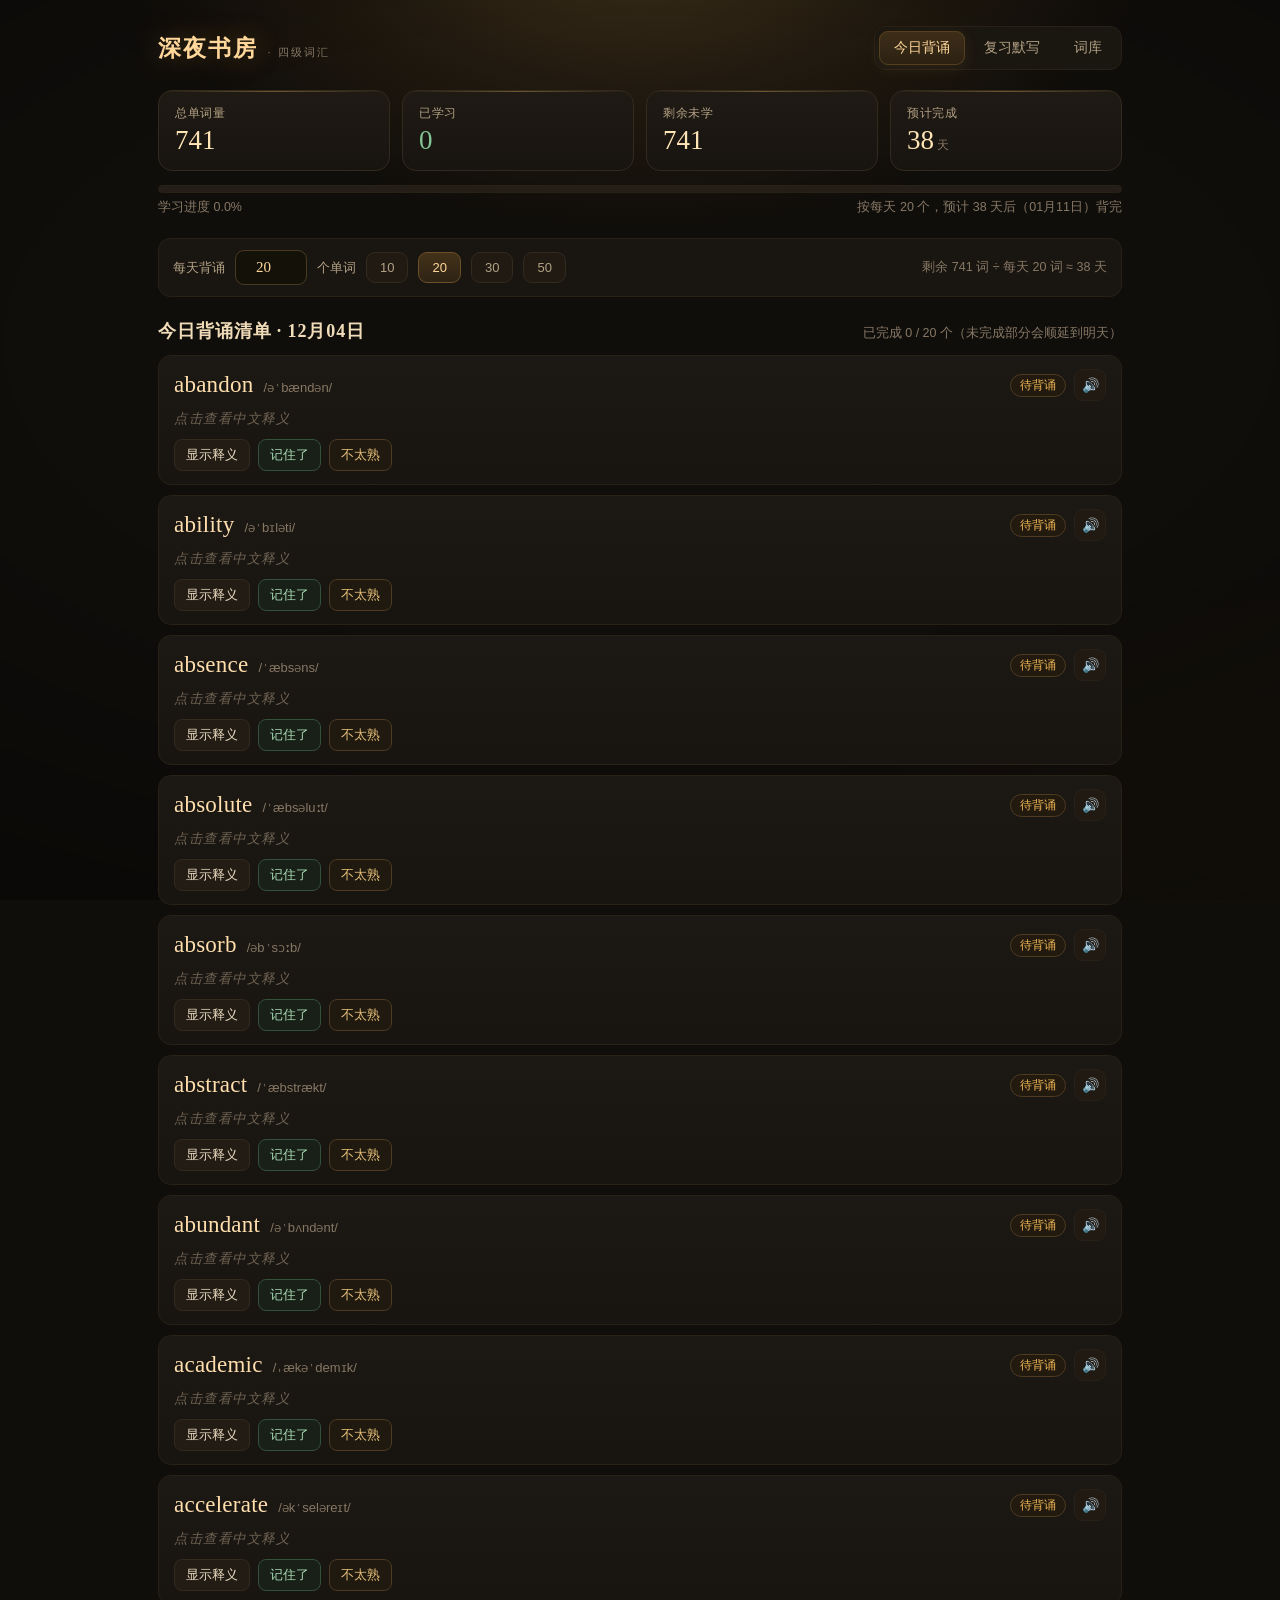
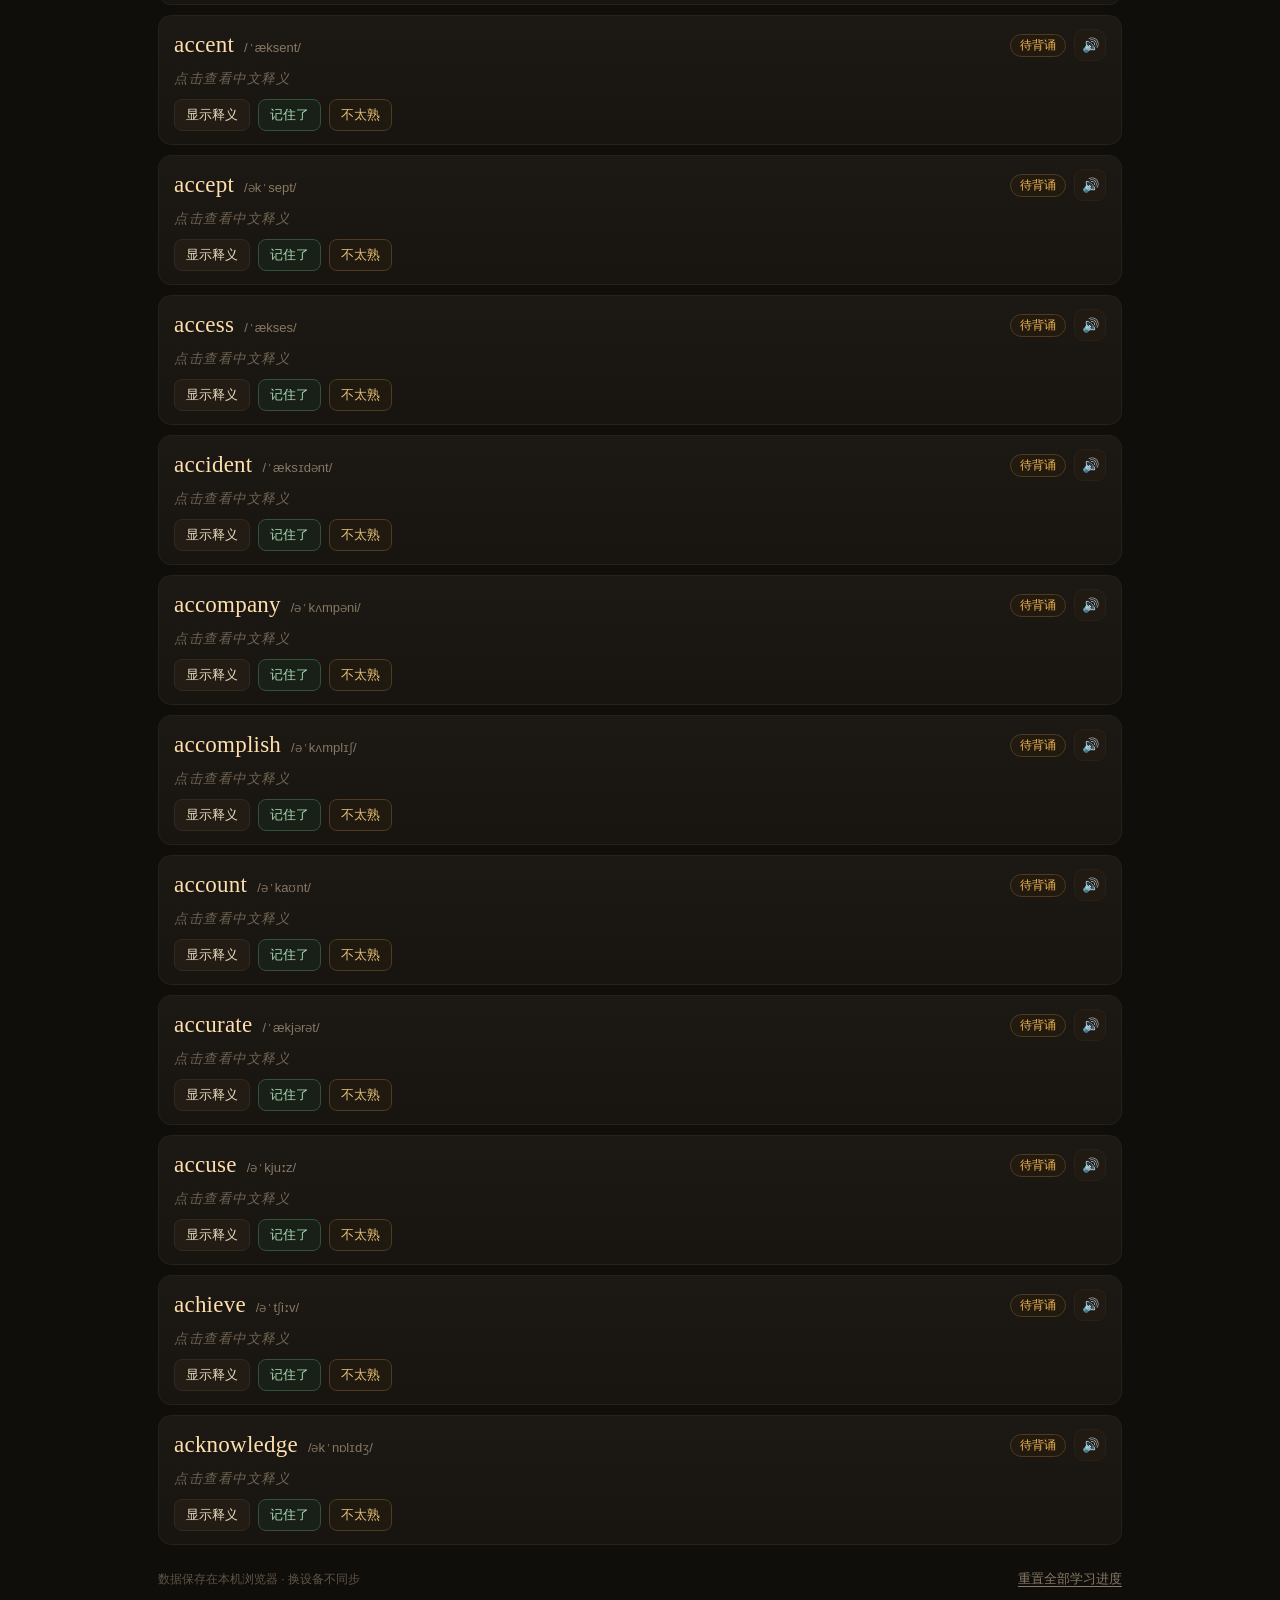
<file: p1-lesson-03/cet4-vocab.html>
<!DOCTYPE html>
<html lang="zh-CN" data-page-node-id="6br9oteTpEMDh60C9JSPit">
<head data-page-node-id="B5PTpGGrVRgso10MPnKkX3">
<meta charset="UTF-8" data-page-node-id="NF0ZhsaF9i9259tdumL8wm">
<meta name="viewport" content="width=device-width, initial-scale=1.0, viewport-fit=cover" data-page-node-id="L79EcMtfH8YkBpwPH0Kyu8">
<meta name="theme-color" content="#100e0b" data-page-node-id="YE6DL4FNCFgmOpipwUBmEp">
<title>深夜书房 · 四级单词</title>
<style>
:root{
  --bg:#100e0b; --panel:#1d1913; --panel2:#191510;
  --line:#332a1e; --line-soft:#282118;
  --ink:#f0e2c9; --dim:#b3a184; --faint:#877865;
  --amber:#f5b955; --amber-lt:#ffd79a; --amber-dp:#a8752a;
  --green:#84c593; --red:#e8786b;
  --serif:"Iowan Old Style","Palatino Linotype",Palatino,Georgia,"Songti SC","SimSun",serif;
  --sans:-apple-system,BlinkMacSystemFont,"Segoe UI","PingFang SC","Hiragino Sans GB","Microsoft YaHei",sans-serif;
}
*{box-sizing:border-box;-webkit-tap-highlight-color:transparent}
html,body{margin:0;padding:0}
body{background:var(--bg);color:var(--ink);font-family:var(--sans);min-height:100vh;overflow-x:hidden;position:relative;-webkit-font-smoothing:antialiased}
body::before{content:"";position:fixed;inset:0;pointer-events:none;z-index:0;
  background:radial-gradient(720px 440px at 50% -10%,rgba(255,196,102,.20),rgba(255,170,60,.06) 46%,transparent 74%),
             radial-gradient(900px 620px at 108% 112%,rgba(126,84,32,.12),transparent 72%);
  animation:flicker 8s infinite ease-in-out}
body::after{content:"";position:fixed;inset:0;pointer-events:none;z-index:0;
  background:radial-gradient(130% 95% at 50% 38%,transparent 38%,rgba(0,0,0,.58) 100%)}
@keyframes flicker{0%,100%{opacity:1}41%{opacity:.93}45%{opacity:.99}68%{opacity:.95}73%{opacity:1}}
.wrap{position:relative;z-index:1;max-width:1000px;margin:0 auto;padding:26px 18px 96px}

.top{display:flex;align-items:center;justify-content:space-between;gap:14px;flex-wrap:wrap;margin-bottom:20px}
.brand{display:flex;align-items:baseline;gap:10px;min-width:0}
.brand h1{font-family:var(--serif);font-size:23px;margin:0;color:var(--amber-lt);letter-spacing:.08em;font-weight:600;text-shadow:0 0 28px rgba(255,180,80,.28)}
.brand span{font-size:11px;color:var(--faint);letter-spacing:.2em;white-space:nowrap}
.tabs{display:flex;gap:4px;background:#1a1610;border:1px solid var(--line-soft);padding:4px;border-radius:12px}
.tab{padding:8px 15px;border-radius:9px;font-size:14px;color:var(--dim);cursor:pointer;border:0;background:transparent;font-family:inherit;transition:.18s}
.tab:hover{color:var(--amber-lt)}
.tab.active{background:linear-gradient(180deg,#3e2e18,#2b2113);color:var(--amber-lt);box-shadow:inset 0 0 0 1px #553f20,0 4px 16px rgba(255,180,80,.09)}

.stats{display:grid;grid-template-columns:repeat(4,1fr);gap:12px}
.stat{background:linear-gradient(180deg,#1f1a14,#181410);border:1px solid var(--line);border-radius:14px;padding:14px 16px;position:relative;overflow:hidden}
.stat::after{content:"";position:absolute;left:0;right:0;top:0;height:1px;background:linear-gradient(90deg,transparent,rgba(255,196,102,.35),transparent)}
.stat .k{font-size:12px;color:var(--dim);letter-spacing:.06em}
.stat .v{font-family:var(--serif);font-size:27px;color:#ffe4b4;margin-top:3px;font-variant-numeric:tabular-nums;line-height:1.15}
.stat .v.hl{color:var(--green)}
.stat .u{font-size:12px;color:var(--faint);margin-left:3px;font-family:var(--sans)}
.bar{margin:14px 0 6px;height:8px;border-radius:99px;background:#241e16;overflow:hidden;border:1px solid var(--line-soft)}
.bar i{display:block;height:100%;width:0;border-radius:99px;background:linear-gradient(90deg,#b8802c,#ffd27a);transition:width .5s cubic-bezier(.4,0,.2,1);box-shadow:0 0 14px rgba(255,190,90,.45)}
.barmeta{display:flex;justify-content:space-between;font-size:12.5px;color:var(--faint);margin-bottom:22px;flex-wrap:wrap;gap:6px}

.setup{display:flex;align-items:center;gap:10px;flex-wrap:wrap;background:var(--panel2);border:1px solid var(--line-soft);border-radius:12px;padding:11px 14px;margin-bottom:22px}
.setup .lb{font-size:13px;color:var(--dim)}
.num{width:72px;padding:8px 10px;border-radius:9px;background:#141109;border:1px solid #4a3a22;color:var(--amber-lt);font-size:15px;text-align:center;font-family:var(--serif);outline:none}
.num:focus{border-color:#a07a34;box-shadow:0 0 0 3px rgba(255,180,80,.1)}
.chip{padding:7px 13px;border-radius:9px;border:1px solid var(--line);background:#201a13;color:var(--dim);font-size:13px;cursor:pointer;font-family:inherit;transition:.15s}
.chip:hover{border-color:#5a4526;color:var(--amber-lt)}
.chip.on{background:linear-gradient(180deg,#43321a,#2e2314);border-color:#6b5028;color:var(--amber-lt)}
.hintline{font-size:12.5px;color:var(--faint);margin-left:auto}

.sec-h{display:flex;align-items:baseline;justify-content:space-between;gap:12px;margin:0 0 12px;flex-wrap:wrap}
.sec-h h2{font-family:var(--serif);font-size:18px;margin:0;color:#f0dcb8;letter-spacing:.05em;font-weight:600}
.sec-h .sub{font-size:12.5px;color:var(--faint)}
.btn{border-radius:10px;border:1px solid var(--line);background:#221c15;color:#e8d8bd;padding:9px 15px;font-size:14px;cursor:pointer;font-family:inherit;transition:.15s}
.btn:hover{background:#2b2318;border-color:#4d3b22}
.btn:active{transform:translateY(1px)}
.btn.primary{background:linear-gradient(180deg,#5e451d,#3e2d13);border-color:#7d5c27;color:#ffe9bf;box-shadow:0 4px 18px rgba(255,180,80,.12)}
.btn.primary:hover{background:linear-gradient(180deg,#6d5122,#483416)}
.btn.good{border-color:#33503a;color:#a9d9b3;background:#182018}
.btn.good:hover{background:#1e2a1e}
.btn.warn{border-color:#4d3b22;color:#e6c17a;background:#20190f}
.btn.small{padding:6px 11px;font-size:13px;border-radius:8px}
.btn:disabled{opacity:.4;cursor:default}
.link{background:none;border:0;color:var(--faint);font-size:12.5px;cursor:pointer;font-family:inherit;text-decoration:underline;text-underline-offset:3px;padding:0}
.link:hover{color:var(--red)}

.wcard{border:1px solid var(--line-soft);border-radius:13px;background:linear-gradient(180deg,#1c1813,#181410);padding:13px 15px;margin-bottom:10px;transition:.2s}
.wcard:hover{border-color:#453722}
.wcard.done{border-color:#2b3a2c;background:linear-gradient(180deg,#181c16,#161913);opacity:.72}
.wrow{display:flex;align-items:center;justify-content:space-between;gap:12px}
.wl{display:flex;align-items:baseline;gap:10px;min-width:0;flex-wrap:wrap}
.word{font-family:var(--serif);font-size:23px;color:#ffdfae;letter-spacing:.01em}
.ipa{font-size:13px;color:var(--faint);font-family:var(--sans)}
.wr{display:flex;align-items:center;gap:8px;flex-shrink:0}
.icon{width:32px;height:32px;border-radius:9px;border:1px solid var(--line-soft);background:#201a13;color:var(--dim);cursor:pointer;font-size:14px;line-height:1;display:flex;align-items:center;justify-content:center;transition:.15s}
.icon:hover{color:var(--amber);border-color:#5a4526}
.badge{font-size:11.5px;padding:3px 9px;border-radius:99px;border:1px solid var(--line-soft);color:var(--faint);white-space:nowrap}
.badge.new{color:var(--amber);border-color:#4d3b22;background:#221a0f}
.badge.learned{color:var(--green);border-color:#2e4534;background:#161e18}
.badge.due{color:#e8a06b;border-color:#4d3522;background:#221710}
.meaning{font-size:15px;color:#ddc9a6;margin-top:9px;line-height:1.65;font-family:var(--serif)}
.mhint{margin-top:9px;font-size:13.5px;color:#6f6353;font-style:italic;cursor:pointer;letter-spacing:.04em;transition:.15s}
.mhint:hover{color:var(--amber)}
.acts{display:flex;gap:8px;margin-top:11px;flex-wrap:wrap}

.qcard{background:linear-gradient(180deg,#241f17,#191510);border:1px solid #3b3020;border-radius:18px;padding:28px 22px 24px;text-align:center;box-shadow:inset 0 0 70px rgba(255,180,80,.05),0 18px 50px rgba(0,0,0,.35)}
.qhint{font-size:12.5px;color:var(--faint);letter-spacing:.14em}
.qprompt{font-family:var(--serif);font-size:36px;color:#ffe3b3;line-height:1.35;margin:14px 0 4px;word-break:break-word;text-shadow:0 0 30px rgba(255,180,80,.22)}
.qprompt.zh{font-size:29px;color:#f2dcb8;line-height:1.5}
.qi{font-size:14px;color:var(--faint);font-family:var(--sans);margin-bottom:4px}
input.q{width:100%;max-width:430px;margin:16px auto 0;display:block;padding:14px 16px;border-radius:12px;background:#141109;border:1px solid #4a3a22;color:var(--amber-lt);font-size:19px;outline:none;text-align:center;font-family:var(--serif);transition:.15s}
input.q:focus{border-color:#a07a34;box-shadow:0 0 0 3px rgba(255,180,80,.1)}
input.q:disabled{opacity:.6}
input.q.shake{animation:shake .35s}
@keyframes shake{0%,100%{transform:translateX(0)}20%{transform:translateX(-7px)}40%{transform:translateX(7px)}60%{transform:translateX(-4px)}80%{transform:translateX(4px)}}
.qacts{display:flex;gap:10px;justify-content:center;margin-top:18px;flex-wrap:wrap}
.fb{margin-top:18px;padding:14px;border-radius:12px;font-size:15px;line-height:1.7;display:none}
.fb.show{display:block;animation:pop .22s ease-out}
@keyframes pop{from{opacity:0;transform:translateY(6px)}to{opacity:1;transform:none}}
.fb.ok{background:#151d16;border:1px solid #2f4a34;color:#bfe3c6}
.fb.no{background:#1e1512;border:1px solid #4d2f28;color:#f2cabf}
.fb b{font-family:var(--serif);font-size:17px;color:#ffe3b3;letter-spacing:.02em}
.fb .you{font-size:13.5px;opacity:.85}
.fb .fix{margin-top:10px;display:flex;gap:8px;justify-content:center;flex-wrap:wrap}
.qmeta{display:flex;align-items:center;justify-content:space-between;gap:12px;flex-wrap:wrap;margin-bottom:14px}
.seg{display:flex;gap:4px;background:#1a1610;border:1px solid var(--line-soft);padding:4px;border-radius:11px}
.seg button{padding:8px 15px;border-radius:8px;border:0;background:transparent;color:var(--dim);font-size:13.5px;cursor:pointer;font-family:inherit;transition:.16s}
.seg button.on{background:linear-gradient(180deg,#3e2e18,#2b2113);color:var(--amber-lt);box-shadow:inset 0 0 0 1px #553f20}
.mini{font-size:12.5px;color:var(--faint);font-variant-numeric:tabular-nums}
.mini em{font-style:normal;color:var(--green)}
.mini s{text-decoration:none;color:var(--red)}
.empty{text-align:center;padding:54px 20px;border:1px dashed var(--line);border-radius:16px;color:var(--dim);background:rgba(25,21,16,.5)}
.empty .big{font-family:var(--serif);font-size:44px;color:#4a3c26;line-height:1;margin-bottom:14px}
.empty p{margin:0 0 16px;font-size:14px;line-height:1.75;color:var(--faint)}
.donebox{text-align:center;padding:34px 20px}
.donebox .big{font-size:40px;margin-bottom:8px}
.donebox h3{font-family:var(--serif);font-size:22px;color:#ffe3b3;margin:0 0 10px;font-weight:600}
.donebox .sc{font-size:15px;color:var(--dim);margin-bottom:20px;line-height:1.9}
.donebox .sc b{font-size:22px;font-family:var(--serif);color:var(--green)}

.libbar{display:flex;gap:10px;margin-bottom:14px;flex-wrap:wrap}
.search{flex:1;min-width:180px;padding:10px 14px;border-radius:10px;background:#141109;border:1px solid var(--line);color:var(--ink);font-size:14px;outline:none;font-family:inherit}
.search:focus{border-color:#7a5a26}
.libbox{border:1px solid var(--line-soft);border-radius:13px;overflow:hidden;background:linear-gradient(180deg,#1a1611,#171410);max-height:62vh;overflow-y:auto}
.libbox::-webkit-scrollbar{width:9px}
.libbox::-webkit-scrollbar-thumb{background:#332a1e;border-radius:9px}
.librow{display:flex;align-items:center;gap:12px;padding:9px 13px;border-bottom:1px solid var(--line-soft);font-size:14.5px}
.librow:hover{background:rgba(255,190,90,.035)}
.librow .lw{font-family:var(--serif);color:#ffdca8;min-width:150px;flex-shrink:0}
.librow .lm{color:var(--dim);flex:1;min-width:0;overflow:hidden;text-overflow:ellipsis;white-space:nowrap}
.speakmini{background:none;border:0;color:var(--faint);cursor:pointer;font-size:13px;padding:2px 4px}
.speakmini:hover{color:var(--amber)}
.foot{margin-top:26px;display:flex;justify-content:space-between;align-items:center;gap:12px;flex-wrap:wrap;font-size:12px;color:#5f5445}
.hidden{display:none !important}
@media (max-width:720px){
  .wrap{padding:18px 13px 80px}
  .stats{grid-template-columns:repeat(2,1fr);gap:9px}
  .stat{padding:11px 13px}.stat .v{font-size:22px}
  .brand h1{font-size:19px}
  .qprompt{font-size:28px}.qprompt.zh{font-size:22px}
  .qcard{padding:22px 15px}
  .tab{padding:8px 11px;font-size:13px}
  .librow .lw{min-width:108px;font-size:14px}
  .hintline{margin-left:0;width:100%}
}
</style>
</head>
<body data-page-node-id="ENqI7vGWWh5ZjrAyiaVVWt">
<div class="wrap" data-page-node-id="VxNFWppphvZpW113cWP9Eb">

  <div class="top" data-page-node-id="TxWR47ojROW8uRzL3BDjJB">
    <div class="brand" data-page-node-id="5CaMICoMYgMJ5mWIqSbsh4"><h1 data-page-node-id="RIlo5lsay9pWIBsfhxFykI">深夜书房</h1><span data-page-node-id="FciFMdiGbYb0qY10HpqeHA">· 四级词汇</span></div>
    <div class="tabs" data-page-node-id="tBdWnMcuJL1pznEH349U6V">
      <button class="tab active" data-view="today" data-page-node-id="fAkBMK0TdezUEh7mK0ZKG9">今日背诵</button>
      <button class="tab" data-view="review" data-page-node-id="00oefX4Ss0jmYbEJMi6sjz">复习默写</button>
      <button class="tab" data-view="lib" data-page-node-id="NwtqCukeY8TOn0q3IqWCLr">词库</button>
    </div>
  </div>

  <div class="stats" data-page-node-id="me2xw2U1sug2v6DdbOLmzl">
    <div class="stat" data-page-node-id="rWB1O4M0HuL02q77Z2KloM"><div class="k" data-page-node-id="7HVgZSnXdgNDrMgjtFPiom">总单词量</div><div class="v" id="s-total" data-page-node-id="uT5wz1Dm6MTOlbIaVuyg8q">0</div></div>
    <div class="stat" data-page-node-id="zGE3ZDHQMN8xb6yBZX4fgp"><div class="k" data-page-node-id="Xxb8f7PcxnBBXCIBS12GsT">已学习</div><div class="v hl" id="s-learned" data-page-node-id="3vnNVlBESq2eeGF5o4Ihc0">0</div></div>
    <div class="stat" data-page-node-id="KmvU6SuqjJLv6z8WfF8HMl"><div class="k" data-page-node-id="C6hVMG6Fw9RqQOWhvRYQB1">剩余未学</div><div class="v" id="s-left" data-page-node-id="tX6NbrlpRql4AZPG617lsN">0</div></div>
    <div class="stat" data-page-node-id="C29NjlEGzKCbb6XYQiwHIO"><div class="k" data-page-node-id="XdallQqVA76F3b3TH90WYB">预计完成</div><div class="v" id="s-days" data-page-node-id="rA3eulwERQHpzkuNUEjdOs">0<span class="u" data-page-node-id="SX73xUeJdOTCpxVSDCWdGp">天</span></div></div>
  </div>
  <div class="bar" data-page-node-id="SmKPFDluhAEVc5mMY8UqRC"><i id="progbar" data-page-node-id="LKgSYTqnZgahnarY7yS1fl"></i></div>
  <div class="barmeta" data-page-node-id="9SijilvfmUE6yEM99A0Gbb"><span id="progtext" data-page-node-id="ZgU04kR1y34MUPApDVlZOO">学习进度 0%</span><span id="etatext" data-page-node-id="qjptyLZp5GySCgsxUvHBSK"></span></div>

  <div class="setup" data-page-node-id="iDpGpzIFyr0wfhes5uV7vS">
    <span class="lb" data-page-node-id="fy8anbn2RnzkSP7oFIbvgo">每天背诵</span>
    <input class="num" id="goal" type="number" min="1" max="500" value="20" data-page-node-id="icgXg2J7PM7kuGXEkH53du">
    <span class="lb" data-page-node-id="X6wLE4JtJrqjAkK8EWVZBo">个单词</span>
    <button class="chip" data-g="10" data-page-node-id="6dHNhXtV32JBiiMzSkMzdh">10</button>
    <button class="chip" data-g="20" data-page-node-id="80xQyTxL0gLxdEiOsyo8Gs">20</button>
    <button class="chip" data-g="30" data-page-node-id="IsRbQMyDYdUjlt2FhJ6n0r">30</button>
    <button class="chip" data-g="50" data-page-node-id="BVDh7jjvV5pgiLEzG2tCMP">50</button>
    <span class="hintline" id="setuphint" data-page-node-id="h0rJoYQw3lSIvw5l8bOSfp"></span>
  </div>

  <section id="view-today" data-page-node-id="j9Eyitk2Cnr2xtgpnBlb6h">
    <div class="sec-h" data-page-node-id="DbDZh2ICwUBtWgIySsCRUX"><h2 id="today-title" data-page-node-id="gdM6vJToxQsPzAD1rnPJxd">今日背诵清单</h2><span class="sub" id="today-sub" data-page-node-id="EbVAWVO2rbmlID6cxgWEER"></span></div>
    <div id="today-list" data-page-node-id="qnot5JXKy6AHQJqHCpgw4K"></div>
  </section>

  <section id="view-review" class="hidden" data-page-node-id="zhnf09bJW0bQB9QMce7GR3">
    <div class="sec-h" data-page-node-id="tXbJoGpOwsRuC4cgyTmxLr"><h2 data-page-node-id="BuJVwvU6OHb4igObQJFpUK">复习默写</h2><span class="sub" id="review-sub" data-page-node-id="6EuSEzVfpkfpn9g8pqmlsv"></span></div>
    <div class="qmeta" data-page-node-id="8vOmlCUyWoSwAbptS0jc2B">
      <div class="seg" id="modeSeg" data-page-node-id="xOgSapoGhkjgWi1lkTPJAT">
        <button data-mode="c2e" data-page-node-id="gCmgBucCGzJdDGzu5F9WuW">中文 → 英文</button>
        <button data-mode="e2c" data-page-node-id="asgJE0Op3oREFc8Z2PH74D">英文 → 中文</button>
      </div>
      <div class="mini" id="review-meta" data-page-node-id="8ksughtwlyIqWTTtNiurj3"></div>
    </div>
    <div id="review-body" data-page-node-id="JYQ3VHg0GCnt0Xd6R7AT2z"></div>
  </section>

  <section id="view-lib" class="hidden" data-page-node-id="7DTHoZJ4lKS5qcQ0MScrYI">
    <div class="sec-h" data-page-node-id="r82DinIMBgVEFvvGEMaYIk"><h2 data-page-node-id="j6TTgnVOFE3CWNC1NTbUkf">全部词库</h2><span class="sub" id="lib-sub" data-page-node-id="tQLy6gmaVsybndFv0SKKdp"></span></div>
    <div class="libbar" data-page-node-id="H0N8VglGEcEaSRkv0lI0I4">
      <input class="search" id="libSearch" placeholder="搜索单词或中文释义…" data-page-node-id="4WmHwE4dipaJxJy3e5jlDR">
      <button class="chip on" data-f="all" data-page-node-id="bcCCus4sE4x70bpTNYDyOg">全部</button>
      <button class="chip" data-f="new" data-page-node-id="mn5KPYfVWWvnj6yS3XTaHw">未学</button>
      <button class="chip" data-f="learned" data-page-node-id="LG4hbmeUAkB579yyoyeF0s">已学</button>
      <button class="chip" data-f="due" data-page-node-id="T578Qo0bfJyIxKNAsOC1Xl">待复习</button>
    </div>
    <div class="libbox" id="libBox" data-page-node-id="5kNfvMMzCOrxi5EB0nZUtz"></div>
  </section>

  <div class="foot" data-page-node-id="cOFBopaF7mGg7UCKfftEGn">
    <span data-page-node-id="CN26cqWIEpWkQmvnWGrIOm">数据保存在本机浏览器 · 换设备不同步</span>
    <button class="link" id="resetBtn" data-page-node-id="41M5gcm8Icoee0Zo0y0MpA">重置全部学习进度</button>
  </div>
</div>

<script>
/* ================= 词库 ================= */
const RAW = `
abandon|əˈbændən|v. 放弃，抛弃；遗弃
ability|əˈbɪləti|n. 能力，才能
absence|ˈæbsəns|n. 缺席，不在；缺乏
absolute|ˈæbsəluːt|adj. 绝对的，完全的
absorb|əbˈsɔːb|v. 吸收；使全神贯注
abstract|ˈæbstrækt|adj. 抽象的 n. 摘要
abundant|əˈbʌndənt|adj. 丰富的，充裕的
academic|ˌækəˈdemɪk|adj. 学术的 n. 学者
accelerate|əkˈseləreɪt|v. 加速，促进
accent|ˈæksent|n. 口音，重音
accept|əkˈsept|v. 接受，同意
access|ˈækses|n. 通道，接近；访问
accident|ˈæksɪdənt|n. 事故，意外
accompany|əˈkʌmpəni|v. 陪伴，伴随
accomplish|əˈkʌmplɪʃ|v. 完成，实现
account|əˈkaʊnt|n. 账户，描述；解释
accurate|ˈækjərət|adj. 精确的，准确的
accuse|əˈkjuːz|v. 指责，控告
achieve|əˈtʃiːv|v. 实现，取得
acknowledge|əkˈnɒlɪdʒ|v. 承认；答谢
acquire|əˈkwaɪə|v. 获得，取得
adapt|əˈdæpt|v. 适应，改编
adequate|ˈædɪkwət|adj. 足够的，适当的
adjust|əˈdʒʌst|v. 调整，适应
admire|ədˈmaɪə|v. 钦佩，欣赏
admit|ədˈmɪt|v. 承认；准许进入
adopt|əˈdɒpt|v. 采用；收养
advance|ədˈvɑːns|v. 前进，推进
advantage|ədˈvɑːntɪdʒ|n. 优势，好处
adventure|ədˈventʃə|n. 冒险，奇遇
advertise|ˈædvətaɪz|v. 做广告，宣传
affect|əˈfekt|v. 影响，感动
afford|əˈfɔːd|v. 买得起，负担得起
agency|ˈeɪdʒənsi|n. 代理机构，作用
aggressive|əˈɡresɪv|adj. 好斗的，有闯劲的
agriculture|ˈæɡrɪkʌltʃə|n. 农业，农学
alarm|əˈlɑːm|n. 警报，惊恐
alter|ˈɔːltə|v. 改变，修改
alternative|ɔːlˈtɜːnətɪv|n. 替代方案 adj. 供选择的
amaze|əˈmeɪz|v. 使惊奇，使惊叹
ambition|æmˈbɪʃn|n. 雄心，抱负
amount|əˈmaʊnt|n. 数量，总额
analysis|əˈnæləsɪs|n. 分析，解析
ancient|ˈeɪnʃənt|adj. 古代的，古老的
announce|əˈnaʊns|v. 宣布，声明
annoy|əˈnɔɪ|v. 使恼怒，打扰
annual|ˈænjuəl|adj. 每年的，年度的
anxiety|æŋˈzaɪəti|n. 焦虑，担心
apart|əˈpɑːt|adv. 分开地，相距
apologize|əˈpɒlədʒaɪz|v. 道歉
apparent|əˈpærənt|adj. 明显的，表面上的
appeal|əˈpiːl|v. 呼吁，有吸引力
appetite|ˈæpɪtaɪt|n. 食欲，欲望
applaud|əˈplɔːd|v. 鼓掌，称赞
appliance|əˈplaɪəns|n. 器具，电器
apply|əˈplaɪ|v. 申请，应用
appoint|əˈpɔɪnt|v. 任命，约定
appreciate|əˈpriːʃieɪt|v. 欣赏，感激
approach|əˈprəʊtʃ|v. 接近 n. 方法
appropriate|əˈprəʊpriət|adj. 适当的，恰当的
approve|əˈpruːv|v. 批准，赞成
arbitrary|ˈɑːbɪtrəri|adj. 任意的，专断的
architecture|ˈɑːkɪtektʃə|n. 建筑，建筑学
argue|ˈɑːɡjuː|v. 争论，辩称
arise|əˈraɪz|v. 出现，产生
arrange|əˈreɪndʒ|v. 安排，整理
arrest|əˈrest|v. 逮捕，拘留
artificial|ˌɑːtɪˈfɪʃl|adj. 人造的，虚假的
aspect|ˈæspekt|n. 方面，外观
assemble|əˈsembl|v. 集合，装配
assess|əˈses|v. 评估，评定
assign|əˈsaɪn|v. 分配，指派
assist|əˈsɪst|v. 帮助，协助
associate|əˈsəʊʃieɪt|v. 联想，联系 n. 伙伴
assume|əˈsjuːm|v. 假定，承担
assure|əˈʃʊə|v. 保证，使确信
attach|əˈtætʃ|v. 附上，贴上
attain|əˈteɪn|v. 达到，获得
attempt|əˈtempt|v. 尝试，企图
attend|əˈtend|v. 出席，照料
attitude|ˈætɪtjuːd|n. 态度，看法
attract|əˈtrækt|v. 吸引，引起
authority|ɔːˈθɒrəti|n. 权威，当局
automatic|ˌɔːtəˈmætɪk|adj. 自动的，无意识的
available|əˈveɪləbl|adj. 可获得的，可用的
avoid|əˈvɔɪd|v. 避免，躲开
aware|əˈweə|adj. 意识到的，知道的
awkward|ˈɔːkwəd|adj. 尴尬的，笨拙的
balance|ˈbæləns|n. 平衡 v. 使平衡
ban|bæn|v. 禁止，取缔
bargain|ˈbɑːɡɪn|n. 便宜货 v. 讨价还价
barrier|ˈbæriə|n. 障碍，屏障
basis|ˈbeɪsɪs|n. 基础，根据
behave|bɪˈheɪv|v. 表现，举止
belief|bɪˈliːf|n. 信念，信仰
benefit|ˈbenɪfɪt|n. 利益 v. 有益于
besides|bɪˈsaɪdz|adv. 此外 prep. 除…之外
beyond|bɪˈjɒnd|prep. 超过，在…之外
bias|ˈbaɪəs|n. 偏见，偏差
bind|baɪnd|v. 捆绑，约束
blame|bleɪm|v. 责备，归咎
boast|bəʊst|v. 自夸，夸耀
bold|bəʊld|adj. 大胆的，粗体的
bond|bɒnd|n. 纽带，债券 v. 结合
boost|buːst|v. 促进，提高
border|ˈbɔːdə|n. 边界 v. 接壤
bother|ˈbɒðə|v. 打扰，使烦恼
brief|briːf|adj. 简短的 v. 简报
brilliant|ˈbrɪliənt|adj. 杰出的，明亮的
broad|brɔːd|adj. 宽阔的，广泛的
budget|ˈbʌdʒɪt|n. 预算 v. 编预算
burden|ˈbɜːdn|n. 负担 v. 使负担
calculate|ˈkælkjuleɪt|v. 计算，估计
campaign|kæmˈpeɪn|n. 运动，战役
cancel|ˈkænsl|v. 取消，撤销
candidate|ˈkændɪdət|n. 候选人，申请人
capable|ˈkeɪpəbl|adj. 有能力的，能干的
capacity|kəˈpæsəti|n. 容量，能力
capture|ˈkæptʃə|v. 捕获，夺取
career|kəˈrɪə|n. 职业，生涯
casual|ˈkæʒuəl|adj. 随意的，偶然的
category|ˈkætəɡəri|n. 类别，种类
cease|siːs|v. 停止，终止
celebrate|ˈselɪbreɪt|v. 庆祝，赞美
ceremony|ˈserəməni|n. 典礼，仪式
challenge|ˈtʃælɪndʒ|n. 挑战 v. 质疑
character|ˈkærəktə|n. 性格，人物，字符
charge|tʃɑːdʒ|v. 收费，控告 n. 费用
chase|tʃeɪs|v. 追逐，追求
cheat|tʃiːt|v. 欺骗，作弊
chemical|ˈkemɪkl|adj. 化学的 n. 化学品
circumstance|ˈsɜːkəmstəns|n. 情况，环境
cite|saɪt|v. 引用，举例
civil|ˈsɪvl|adj. 公民的，民用的
claim|kleɪm|v. 声称，索要
clarify|ˈklærəfaɪ|v. 澄清，阐明
classify|ˈklæsɪfaɪ|v. 分类，归类
client|ˈklaɪənt|n. 客户，委托人
climate|ˈklaɪmət|n. 气候，风气
combine|kəmˈbaɪn|v. 结合，联合
comment|ˈkɒment|n. 评论 v. 评论
commercial|kəˈmɜːʃl|adj. 商业的 n. 广告
commit|kəˈmɪt|v. 犯罪，承诺
committee|kəˈmɪti|n. 委员会
communicate|kəˈmjuːnɪkeɪt|v. 交流，传达
community|kəˈmjuːnəti|n. 社区，群体
compare|kəmˈpeə|v. 比较，对照
compete|kəmˈpiːt|v. 竞争，比赛
complain|kəmˈpleɪn|v. 抱怨，投诉
complex|ˈkɒmpleks|adj. 复杂的 n. 综合体
component|kəmˈpəʊnənt|n. 组成部分，部件
compose|kəmˈpəʊz|v. 组成，创作
comprehensive|ˌkɒmprɪˈhensɪv|adj. 全面的，综合的
concern|kənˈsɜːn|n. 关心，担忧
conclude|kənˈkluːd|v. 得出结论，结束
condemn|kənˈdem|v. 谴责，宣判
conduct|kənˈdʌkt|v. 进行，指挥 n. 行为
confidence|ˈkɒnfɪdəns|n. 信心，信任
confirm|kənˈfɜːm|v. 确认，证实
conflict|ˈkɒnflɪkt|n. 冲突 v. 抵触
confuse|kənˈfjuːz|v. 使困惑，混淆
consequence|ˈkɒnsɪkwəns|n. 后果，结果
conservative|kənˈsɜːvətɪv|adj. 保守的，守旧的
consider|kənˈsɪdə|v. 考虑，认为
consist|kənˈsɪst|v. 组成，在于
constant|ˈkɒnstənt|adj. 不断的，恒定的
constitute|ˈkɒnstɪtjuːt|v. 构成，组成
construct|kənˈstrʌkt|v. 建造，构造
consult|kənˈsʌlt|v. 咨询，查阅
consume|kənˈsjuːm|v. 消耗，消费
contain|kənˈteɪn|v. 包含，容纳
contemporary|kənˈtempərəri|adj. 当代的，同时代的
content|ˈkɒntent|n. 内容 adj. 满足的
context|ˈkɒntekst|n. 上下文，背景
continue|kənˈtɪnjuː|v. 继续，持续
contract|ˈkɒntrækt|n. 合同 v. 收缩
contrary|ˈkɒntrəri|adj. 相反的 n. 反面
contrast|ˈkɒntrɑːst|n. 对比 v. 对照
contribute|kənˈtrɪbjuːt|v. 贡献，促成
controversial|ˌkɒntrəˈvɜːʃl|adj. 有争议的
convenient|kənˈviːniənt|adj. 方便的，便利的
convey|kənˈveɪ|v. 传达，运送
convince|kənˈvɪns|v. 使信服，说服
cooperate|kəʊˈɒpəreɪt|v. 合作，配合
cope|kəʊp|v. 应付，处理
core|kɔː|n. 核心，果核
correspond|ˌkɒrəˈspɒnd|v. 符合，通信
corrupt|kəˈrʌpt|adj. 腐败的 v. 使腐化
council|ˈkaʊnsl|n. 委员会，议会
courage|ˈkʌrɪdʒ|n. 勇气，胆量
crash|kræʃ|v. 碰撞，崩溃
create|kriˈeɪt|v. 创造，产生
credit|ˈkredɪt|n. 信用，学分
crisis|ˈkraɪsɪs|n. 危机，紧要关头
criterion|kraɪˈtɪəriən|n. 标准，准则
critical|ˈkrɪtɪkl|adj. 批判的，关键的
crucial|ˈkruːʃl|adj. 至关重要的
cultivate|ˈkʌltɪveɪt|v. 培养，耕作
curious|ˈkjʊəriəs|adj. 好奇的，奇怪的
current|ˈkʌrənt|adj. 当前的 n. 水流
curriculum|kəˈrɪkjələm|n. 课程
damage|ˈdæmɪdʒ|n. 损坏 v. 损害
deadline|ˈdedlaɪn|n. 截止日期
debate|dɪˈbeɪt|n. 辩论 v. 争论
decade|ˈdekeɪd|n. 十年
decline|dɪˈklaɪn|v. 下降，拒绝
decorate|ˈdekəreɪt|v. 装饰，布置
dedicate|ˈdedɪkeɪt|v. 奉献，致力于
defeat|dɪˈfiːt|v. 击败 n. 失败
defend|dɪˈfend|v. 保卫，辩护
define|dɪˈfaɪn|v. 定义，规定
definite|ˈdefɪnət|adj. 明确的，肯定的
delay|dɪˈleɪ|v. 延迟 n. 耽搁
delicate|ˈdelɪkət|adj. 精致的，微妙的
deliver|dɪˈlɪvə|v. 递送，发表
demand|dɪˈmɑːnd|n. 要求 v. 需求
demonstrate|ˈdemənstreɪt|v. 证明，示范
deny|dɪˈnaɪ|v. 否认，拒绝
depend|dɪˈpend|v. 依靠，取决于
deposit|dɪˈpɒzɪt|n. 存款，押金
derive|dɪˈraɪv|v. 得到，源于
describe|dɪˈskraɪb|v. 描述，形容
deserve|dɪˈzɜːv|v. 应得，值得
desire|dɪˈzaɪə|n. 渴望 v. 愿望
desperate|ˈdespərət|adj. 绝望的，拼命的
destination|ˌdestɪˈneɪʃn|n. 目的地，终点
destroy|dɪˈstrɔɪ|v. 破坏，毁掉
detail|ˈdiːteɪl|n. 细节，详情
detect|dɪˈtekt|v. 察觉，探测
determine|dɪˈtɜːmɪn|v. 决定，确定
develop|dɪˈveləp|v. 发展，开发
device|dɪˈvaɪs|n. 装置，设备
devote|dɪˈvəʊt|v. 致力于，献身
digital|ˈdɪdʒɪtl|adj. 数字的，数码的
diligent|ˈdɪlɪdʒənt|adj. 勤奋的，用功的
dimension|dɪˈmenʃn|n. 尺寸，维度
diminish|dɪˈmɪnɪʃ|v. 减少，削弱
disaster|dɪˈzɑːstə|n. 灾难，灾祸
discipline|ˈdɪsəplɪn|n. 纪律，学科
discount|ˈdɪskaʊnt|n. 折扣 v. 打折
discover|dɪˈskʌvə|v. 发现，发觉
display|dɪˈspleɪ|v. 展示，陈列
dispute|dɪˈspjuːt|n. 争论，争端
distinguish|dɪˈstɪŋɡwɪʃ|v. 区分，辨别
distribute|dɪˈstrɪbjuːt|v. 分配，分发
district|ˈdɪstrɪkt|n. 地区，区域
disturb|dɪˈstɜːb|v. 打扰，扰乱
diverse|daɪˈvɜːs|adj. 多样的，不同的
divide|dɪˈvaɪd|v. 分开，划分
domestic|dəˈmestɪk|adj. 国内的，家庭的
dominate|ˈdɒmɪneɪt|v. 支配，占优势
donate|dəʊˈneɪt|v. 捐赠，捐献
doubt|daʊt|n. 怀疑 v. 疑问
drift|drɪft|v. 漂流，漂移
duty|ˈdjuːti|n. 责任，义务
dynamic|daɪˈnæmɪk|adj. 动态的，有活力的
eager|ˈiːɡə|adj. 渴望的，热切的
earn|ɜːn|v. 赚得，获得
economy|ɪˈkɒnəmi|n. 经济，节约
edit|ˈedɪt|v. 编辑，剪辑
efficient|ɪˈfɪʃnt|adj. 高效的，效率高的
elaborate|ɪˈlæbərət|adj. 精心制作的 v. 详细说明
elect|ɪˈlekt|v. 选举，推选
element|ˈelɪmənt|n. 元素，要素
eliminate|ɪˈlɪmɪneɪt|v. 消除，淘汰
embarrass|ɪmˈbærəs|v. 使尴尬，使窘迫
emerge|ɪˈmɜːdʒ|v. 出现，浮现
emergency|ɪˈmɜːdʒənsi|n. 紧急情况
emotion|ɪˈməʊʃn|n. 情感，情绪
emphasize|ˈemfəsaɪz|v. 强调，着重
employ|ɪmˈplɔɪ|v. 雇用，使用
enable|ɪˈneɪbl|v. 使能够，使可能
encounter|ɪnˈkaʊntə|v. 遭遇 n. 相遇
encourage|ɪnˈkʌrɪdʒ|v. 鼓励，促进
endure|ɪnˈdjʊə|v. 忍受，持久
enforce|ɪnˈfɔːs|v. 执行，强制
engage|ɪnˈɡeɪdʒ|v. 从事，吸引
enhance|ɪnˈhɑːns|v. 提高，增强
enormous|ɪˈnɔːməs|adj. 巨大的，庞大的
ensure|ɪnˈʃʊə|v. 确保，保证
enthusiasm|ɪnˈθjuːziæzəm|n. 热情，热心
entire|ɪnˈtaɪə|adj. 整个的，全部的
environment|ɪnˈvaɪrənmənt|n. 环境，周围
equip|ɪˈkwɪp|v. 装备，配备
equivalent|ɪˈkwɪvələnt|adj. 相等的 n. 等价物
essential|ɪˈsenʃl|adj. 必要的，本质的
establish|ɪˈstæblɪʃ|v. 建立，确立
estimate|ˈestɪmeɪt|v. 估计，评价
evaluate|ɪˈvæljueɪt|v. 评价，评估
eventually|ɪˈventʃuəli|adv. 最终，终于
evidence|ˈevɪdəns|n. 证据，迹象
evolve|ɪˈvɒlv|v. 进化，发展
exaggerate|ɪɡˈzædʒəreɪt|v. 夸大，夸张
examine|ɪɡˈzæmɪn|v. 检查，审查
exceed|ɪkˈsiːd|v. 超过，超出
exchange|ɪksˈtʃeɪndʒ|n. 交换 v. 兑换
exclude|ɪkˈskluːd|v. 排除，不包括
execute|ˈeksɪkjuːt|v. 执行，处死
exhibit|ɪɡˈzɪbɪt|v. 展览 n. 展品
exist|ɪɡˈzɪst|v. 存在，生存
expand|ɪkˈspænd|v. 扩大，膨胀
expect|ɪkˈspekt|v. 期待，预料
expense|ɪkˈspens|n. 费用，开支
experiment|ɪkˈsperɪmənt|n. 实验 v. 试验
explore|ɪkˈsplɔː|v. 探索，勘探
expose|ɪkˈspəʊz|v. 暴露，揭露
express|ɪkˈspres|v. 表达 adj. 快速的
extend|ɪkˈstend|v. 延伸，扩展
external|ɪkˈstɜːnl|adj. 外部的，外来的
extreme|ɪkˈstriːm|adj. 极端的 n. 极端
facility|fəˈsɪləti|n. 设施，便利
factor|ˈfæktə|n. 因素，要素
fade|feɪd|v. 褪色，逐渐消失
familiar|fəˈmɪliə|adj. 熟悉的，常见的
fascinate|ˈfæsɪneɪt|v. 使着迷，吸引
fashion|ˈfæʃn|n. 时尚，方式
fatal|ˈfeɪtl|adj. 致命的，重大的
favor|ˈfeɪvə|n. 恩惠，帮助 v. 支持
feature|ˈfiːtʃə|n. 特征，特色
federal|ˈfedərəl|adj. 联邦的
fee|fiː|n. 费用，酬金
figure|ˈfɪɡə|n. 数字，人物 v. 认为
finance|ˈfaɪnæns|n. 财政，金融 v. 资助
flexible|ˈfleksəbl|adj. 灵活的，可弯曲的
flourish|ˈflʌrɪʃ|v. 繁荣，兴旺
focus|ˈfəʊkəs|n. 焦点 v. 集中
forbid|fəˈbɪd|v. 禁止，不许
forecast|ˈfɔːkɑːst|n. 预报 v. 预测
formal|ˈfɔːml|adj. 正式的，正规的
former|ˈfɔːmə|adj. 以前的，前者的
fortune|ˈfɔːtʃuːn|n. 财富，运气
foundation|faʊnˈdeɪʃn|n. 基础，基金会
frequent|ˈfriːkwənt|adj. 频繁的，经常的
frustrate|frʌˈstreɪt|v. 使沮丧，挫败
fulfill|fʊlˈfɪl|v. 履行，实现
function|ˈfʌŋkʃn|n. 功能 v. 运转
fundamental|ˌfʌndəˈmentl|adj. 基本的，根本的
furniture|ˈfɜːnɪtʃə|n. 家具
gain|ɡeɪn|v. 获得，增加
gaze|ɡeɪz|v. 凝视 n. 注视
generate|ˈdʒenəreɪt|v. 产生，发生
generous|ˈdʒenərəs|adj. 慷慨的，宽厚的
genuine|ˈdʒenjuɪn|adj. 真正的，真诚的
gesture|ˈdʒestʃə|n. 手势，姿态
glance|ɡlɑːns|v. 一瞥 n. 扫视
global|ˈɡləʊbl|adj. 全球的，全面的
govern|ˈɡʌvn|v. 统治，管理
graduate|ˈɡrædʒuət|v. 毕业 n. 毕业生
grasp|ɡrɑːsp|v. 抓住，领会
grateful|ˈɡreɪtfl|adj. 感激的，感谢的
guarantee|ˌɡærənˈtiː|v. 保证 n. 担保
guilty|ˈɡɪlti|adj. 有罪的，内疚的
habit|ˈhæbɪt|n. 习惯，习性
handle|ˈhændl|v. 处理，操作 n. 把手
harmony|ˈhɑːməni|n. 和谐，协调
harsh|hɑːʃ|adj. 严厉的，粗糙的
harvest|ˈhɑːvɪst|n. 收获 v. 收割
hesitate|ˈhezɪteɪt|v. 犹豫，踌躇
highlight|ˈhaɪlaɪt|v. 突出，强调 n. 亮点
hollow|ˈhɒləʊ|adj. 空的，空洞的
honor|ˈɒnə|n. 荣誉 v. 尊敬
horizon|həˈraɪzn|n. 地平线，眼界
horrible|ˈhɒrəbl|adj. 可怕的，糟糕的
hostile|ˈhɒstaɪl|adj. 敌对的，不友好的
humble|ˈhʌmbl|adj. 谦逊的，卑微的
humor|ˈhjuːmə|n. 幽默，诙谐
hypothesis|haɪˈpɒθəsɪs|n. 假设，假说
ideal|aɪˈdiːəl|adj. 理想的 n. 理想
identify|aɪˈdentɪfaɪ|v. 识别，确认
ignore|ɪɡˈnɔː|v. 忽视，不理
illustrate|ˈɪləstreɪt|v. 说明，举例
imagine|ɪˈmædʒɪn|v. 想象，设想
imitate|ˈɪmɪteɪt|v. 模仿，仿效
immediate|ɪˈmiːdiət|adj. 立即的，直接的
impact|ˈɪmpækt|n. 影响，冲击
imply|ɪmˈplaɪ|v. 暗示，意味着
impose|ɪmˈpəʊz|v. 强加，征税
impress|ɪmˈpres|v. 使印象深刻
improve|ɪmˈpruːv|v. 改进，提高
incident|ˈɪnsɪdənt|n. 事件，事变
include|ɪnˈkluːd|v. 包括，包含
income|ˈɪnkʌm|n. 收入，所得
increase|ɪnˈkriːs|v. 增加 n. 增长
independent|ˌɪndɪˈpendənt|adj. 独立的，自主的
indicate|ˈɪndɪkeɪt|v. 表明，指出
individual|ˌɪndɪˈvɪdʒuəl|adj. 个人的 n. 个体
industry|ˈɪndəstri|n. 工业，行业
inevitable|ɪnˈevɪtəbl|adj. 不可避免的
influence|ˈɪnfluəns|n. 影响 v. 感化
inform|ɪnˈfɔːm|v. 通知，告知
initial|ɪˈnɪʃl|adj. 最初的，开始的
injure|ˈɪndʒə|v. 伤害，损害
innocent|ˈɪnəsnt|adj. 无辜的，天真的
innovation|ˌɪnəˈveɪʃn|n. 创新，革新
inquire|ɪnˈkwaɪə|v. 询问，打听
insist|ɪnˈsɪst|v. 坚持，坚决要求
inspire|ɪnˈspaɪə|v. 鼓舞，激发
install|ɪnˈstɔːl|v. 安装，任命
instance|ˈɪnstəns|n. 例子，实例
institute|ˈɪnstɪtjuːt|n. 学院，研究所
instruct|ɪnˈstrʌkt|v. 指导，指示
insurance|ɪnˈʃʊərəns|n. 保险，保险费
integrate|ˈɪntɪɡreɪt|v. 整合，使成一体
intelligent|ɪnˈtelɪdʒənt|adj. 聪明的，智能的
intend|ɪnˈtend|v. 打算，意图
intense|ɪnˈtens|adj. 强烈的，紧张的
interpret|ɪnˈtɜːprɪt|v. 解释，口译
interrupt|ˌɪntəˈrʌpt|v. 打断，中断
introduce|ˌɪntrəˈdjuːs|v. 介绍，引进
invade|ɪnˈveɪd|v. 入侵，侵扰
invest|ɪnˈvest|v. 投资，投入
investigate|ɪnˈvestɪɡeɪt|v. 调查，研究
involve|ɪnˈvɒlv|v. 涉及，包含
isolate|ˈaɪsəleɪt|v. 隔离，孤立
issue|ˈɪʃuː|n. 问题，期号 v. 发布
journal|ˈdʒɜːnl|n. 期刊，日志
judge|dʒʌdʒ|v. 判断 n. 法官
justify|ˈdʒʌstɪfaɪ|v. 证明正当，辩解
keen|kiːn|adj. 敏锐的，热切的
knowledge|ˈnɒlɪdʒ|n. 知识，了解
labor|ˈleɪbə|n. 劳动，劳力
launch|lɔːntʃ|v. 发射，发起
leisure|ˈleʒə|n. 闲暇，休闲
liberty|ˈlɪbəti|n. 自由，许可
license|ˈlaɪsns|n. 执照 v. 许可
limit|ˈlɪmɪt|n. 限制 v. 限定
literature|ˈlɪtrətʃə|n. 文学，文献
locate|ləʊˈkeɪt|v. 定位，位于
logical|ˈlɒdʒɪkl|adj. 合逻辑的，合理的
loyal|ˈlɔɪəl|adj. 忠诚的，忠实的
luxury|ˈlʌkʃəri|n. 奢侈，奢侈品
maintain|meɪnˈteɪn|v. 维持，保养
major|ˈmeɪdʒə|adj. 主要的 n. 专业
manage|ˈmænɪdʒ|v. 管理，设法做到
manufacture|ˌmænjuˈfæktʃə|v. 制造 n. 生产
margin|ˈmɑːdʒɪn|n. 边缘，差额
mature|məˈtʃʊə|adj. 成熟的 v. 成熟
maximum|ˈmæksɪməm|adj. 最大的 n. 最大值
means|miːnz|n. 方法，手段
measure|ˈmeʒə|v. 测量 n. 措施
mechanism|ˈmekənɪzəm|n. 机制，机械装置
medium|ˈmiːdiəm|n. 媒介 adj. 中等的
mental|ˈmentl|adj. 精神的，心理的
mention|ˈmenʃn|v. 提到，说起
merely|ˈmɪəli|adv. 仅仅，只不过
method|ˈmeθəd|n. 方法，办法
minimum|ˈmɪnɪməm|adj. 最小的 n. 最小值
modest|ˈmɒdɪst|adj. 谦虚的，适度的
modify|ˈmɒdɪfaɪ|v. 修改，修饰
moral|ˈmɒrəl|adj. 道德的 n. 寓意
motivate|ˈməʊtɪveɪt|v. 激励，激发
multiple|ˈmʌltɪpl|adj. 多样的，多重的
mutual|ˈmjuːtʃuəl|adj. 相互的，共同的
narrow|ˈnærəʊ|adj. 狭窄的 v. 变窄
negative|ˈneɡətɪv|adj. 消极的，否定的
neglect|nɪˈɡlekt|v. 忽略 n. 疏忽
negotiate|nɪˈɡəʊʃieɪt|v. 谈判，协商
neutral|ˈnjuːtrəl|adj. 中立的，中性的
nevertheless|ˌnevəðəˈles|adv. 然而，不过
normal|ˈnɔːml|adj. 正常的，普通的
notice|ˈnəʊtɪs|v. 注意 n. 通知
notion|ˈnəʊʃn|n. 概念，想法
numerous|ˈnjuːmərəs|adj. 众多的，许多的
obey|əˈbeɪ|v. 服从，遵守
object|ˈɒbdʒɪkt|n. 物体，目标 v. 反对
observe|əbˈzɜːv|v. 观察，遵守
obtain|əbˈteɪn|v. 获得，得到
obvious|ˈɒbviəs|adj. 明显的，显然的
occasion|əˈkeɪʒn|n. 场合，时机
occupy|ˈɒkjupaɪ|v. 占据，占领
occur|əˈkɜː|v. 发生，出现
offend|əˈfend|v. 冒犯，得罪
operate|ˈɒpəreɪt|v. 操作，经营
opportunity|ˌɒpəˈtjuːnəti|n. 机会，时机
oppose|əˈpəʊz|v. 反对，对抗
optimistic|ˌɒptɪˈmɪstɪk|adj. 乐观的
option|ˈɒpʃn|n. 选择，选项
ordinary|ˈɔːdnri|adj. 普通的，平凡的
organize|ˈɔːɡənaɪz|v. 组织，安排
origin|ˈɒrɪdʒɪn|n. 起源，出身
otherwise|ˈʌðəwaɪz|adv. 否则，另外
outcome|ˈaʊtkʌm|n. 结果，成果
overcome|ˌəʊvəˈkʌm|v. 克服，战胜
overlook|ˌəʊvəˈlʊk|v. 忽略，俯视
owe|əʊ|v. 欠，归功于
participate|pɑːˈtɪsɪpeɪt|v. 参加，参与
particular|pəˈtɪkjələ|adj. 特别的，具体的
passion|ˈpæʃn|n. 激情，热情
patient|ˈpeɪʃnt|adj. 耐心的 n. 病人
peculiar|pɪˈkjuːliə|adj. 奇怪的，独特的
perceive|pəˈsiːv|v. 察觉，理解
perform|pəˈfɔːm|v. 表演，执行
permanent|ˈpɜːmənənt|adj. 永久的，长期的
permit|pəˈmɪt|v. 允许 n. 许可证
persist|pəˈsɪst|v. 坚持，持续
perspective|pəˈspektɪv|n. 观点，透视
persuade|pəˈsweɪd|v. 说服，劝说
phenomenon|fəˈnɒmɪnən|n. 现象
philosophy|fəˈlɒsəfi|n. 哲学，哲理
physical|ˈfɪzɪkl|adj. 身体的，物理的
policy|ˈpɒləsi|n. 政策，方针
pollute|pəˈluːt|v. 污染，玷污
portion|ˈpɔːʃn|n. 部分，一份
positive|ˈpɒzətɪv|adj. 积极的，肯定的
possess|pəˈzes|v. 拥有，占有
potential|pəˈtenʃl|adj. 潜在的 n. 潜力
practical|ˈpræktɪkl|adj. 实际的，实用的
precise|prɪˈsaɪs|adj. 精确的，准确的
predict|prɪˈdɪkt|v. 预测，预言
prefer|prɪˈfɜː|v. 更喜欢，宁愿
prejudice|ˈpredʒudɪs|n. 偏见，成见
preliminary|prɪˈlɪmɪnəri|adj. 初步的，预备的
preserve|prɪˈzɜːv|v. 保护，保存
pressure|ˈpreʃə|n. 压力，压强
prevent|prɪˈvent|v. 阻止，防止
previous|ˈpriːviəs|adj. 以前的，先前的
primary|ˈpraɪməri|adj. 主要的，初级的
principle|ˈprɪnsəpl|n. 原则，原理
priority|praɪˈɒrəti|n. 优先，重点
private|ˈpraɪvət|adj. 私人的，秘密的
procedure|prəˈsiːdʒə|n. 程序，手续
process|ˈprəʊses|n. 过程 v. 加工
produce|prəˈdjuːs|v. 生产，产生
profession|prəˈfeʃn|n. 职业，专业
profit|ˈprɒfɪt|n. 利润 v. 获益
progress|ˈprəʊɡres|n. 进步 v. 前进
prohibit|prəˈhɪbɪt|v. 禁止，阻止
promote|prəˈməʊt|v. 促进，提升
prompt|prɒmpt|adj. 迅速的 v. 促使
proof|pruːf|n. 证据，证明
proper|ˈprɒpə|adj. 适当的，正确的
proposal|prəˈpəʊzl|n. 提议，求婚
prospect|ˈprɒspekt|n. 前景，展望
protect|prəˈtekt|v. 保护，防护
protest|prəˈtest|v. 抗议 n. 反对
prove|pruːv|v. 证明，证实
provide|prəˈvaɪd|v. 提供，供给
publish|ˈpʌblɪʃ|v. 出版，发表
purchase|ˈpɜːtʃəs|v. 购买 n. 采购
pursue|pəˈsjuː|v. 追求，从事
qualify|ˈkwɒlɪfaɪ|v. 使合格，取得资格
quality|ˈkwɒləti|n. 质量，品质
quantity|ˈkwɒntəti|n. 数量，分量
quote|kwəʊt|v. 引用，报价
random|ˈrændəm|adj. 随机的，任意的
range|reɪndʒ|n. 范围，射程
rapid|ˈræpɪd|adj. 迅速的，快速的
rare|reə|adj. 稀有的，罕见的
rate|reɪt|n. 比率，速度 v. 评价
react|riˈækt|v. 反应，反抗
realize|ˈriːəlaɪz|v. 意识到，实现
reasonable|ˈriːznəbl|adj. 合理的，通情达理的
recall|rɪˈkɔːl|v. 回忆，召回
receive|rɪˈsiːv|v. 收到，接待
recognize|ˈrekəɡnaɪz|v. 认出，承认
recommend|ˌrekəˈmend|v. 推荐，建议
recover|rɪˈkʌvə|v. 恢复，重新获得
reduce|rɪˈdjuːs|v. 减少，降低
refer|rɪˈfɜː|v. 提到，参考
reflect|rɪˈflekt|v. 反映，反射
reform|rɪˈfɔːm|n. 改革 v. 改造
refuse|rɪˈfjuːz|v. 拒绝，不愿
regard|rɪˈɡɑːd|v. 认为，看待
region|ˈriːdʒən|n. 地区，区域
register|ˈredʒɪstə|v. 登记，注册
regret|rɪˈɡret|v. 后悔 n. 遗憾
regular|ˈreɡjələ|adj. 定期的，规则的
reject|rɪˈdʒekt|v. 拒绝，抛弃
relate|rɪˈleɪt|v. 关联，叙述
release|rɪˈliːs|v. 释放，发布
relevant|ˈreləvənt|adj. 相关的，切题的
reliable|rɪˈlaɪəbl|adj. 可靠的，可信的
relieve|rɪˈliːv|v. 减轻，缓解
reluctant|rɪˈlʌktənt|adj. 不情愿的，勉强的
rely|rɪˈlaɪ|v. 依赖，依靠
remain|rɪˈmeɪn|v. 保持，剩下
remark|rɪˈmɑːk|n. 评论 v. 谈论
remedy|ˈremədi|n. 补救，治疗
remind|rɪˈmaɪnd|v. 提醒，使想起
remote|rɪˈməʊt|adj. 遥远的，偏僻的
remove|rɪˈmuːv|v. 移除，去掉
repair|rɪˈpeə|v. 修理 n. 修补
replace|rɪˈpleɪs|v. 替换，取代
represent|ˌreprɪˈzent|v. 代表，表现
reputation|ˌrepjuˈteɪʃn|n. 名誉，声望
request|rɪˈkwest|n. 请求 v. 要求
require|rɪˈkwaɪə|v. 需要，要求
rescue|ˈreskjuː|v. 营救 n. 救援
research|rɪˈsɜːtʃ|n. 研究 v. 调查
resemble|rɪˈzembl|v. 像，类似于
reserve|rɪˈzɜːv|v. 保留，预订
resist|rɪˈzɪst|v. 抵抗，抵制
resolve|rɪˈzɒlv|v. 解决，决心
resource|rɪˈsɔːs|n. 资源，财力
respond|rɪˈspɒnd|v. 回答，反应
responsibility|rɪˌspɒnsəˈbɪləti|n. 责任，职责
restore|rɪˈstɔː|v. 恢复，修复
restrict|rɪˈstrɪkt|v. 限制，约束
retain|rɪˈteɪn|v. 保留，保持
retire|rɪˈtaɪə|v. 退休，撤退
reveal|rɪˈviːl|v. 揭示，透露
reverse|rɪˈvɜːs|v. 颠倒 adj. 相反的
review|rɪˈvjuː|v. 复习 n. 评论
revise|rɪˈvaɪz|v. 修改，复习
reward|rɪˈwɔːd|n. 奖励 v. 奖赏
rigid|ˈrɪdʒɪd|adj. 僵硬的，严格的
risk|rɪsk|n. 风险 v. 冒险
rough|rʌf|adj. 粗糙的，大致的
routine|ruːˈtiːn|n. 常规 adj. 例行的
rural|ˈrʊərəl|adj. 乡村的，农村的
sacrifice|ˈsækrɪfaɪs|n. 牺牲 v. 献祭
satisfy|ˈsætɪsfaɪ|v. 使满意，满足
scale|skeɪl|n. 规模，刻度
scarce|skeəs|adj. 稀少的，缺乏的
scatter|ˈskætə|v. 散开，驱散
schedule|ˈʃedjuːl|n. 日程 v. 安排
scheme|skiːm|n. 计划，方案
scope|skəʊp|n. 范围，机会
secure|sɪˈkjʊə|adj. 安全的 v. 保护
seek|siːk|v. 寻找，追求
seize|siːz|v. 抓住，夺取
select|sɪˈlekt|v. 选择，挑选
sensitive|ˈsensətɪv|adj. 敏感的，灵敏的
separate|ˈseprət|adj. 分开的 v. 分离
sequence|ˈsiːkwəns|n. 顺序，序列
series|ˈsɪəriːz|n. 系列，连续
serious|ˈsɪəriəs|adj. 严重的，严肃的
settle|ˈsetl|v. 解决，定居
severe|sɪˈvɪə|adj. 严重的，严厉的
shallow|ˈʃæləʊ|adj. 浅的，肤浅的
shelter|ˈʃeltə|n. 庇护所 v. 掩蔽
shift|ʃɪft|n. 转变，班次 v. 转移
significant|sɪɡˈnɪfɪkənt|adj. 重要的，显著的
similar|ˈsɪmələ|adj. 相似的，类似的
simulate|ˈsɪmjuleɪt|v. 模拟，假装
sincere|sɪnˈsɪə|adj. 真诚的，诚挚的
situation|ˌsɪtʃuˈeɪʃn|n. 情况，处境
skeptical|ˈskeptɪkl|adj. 怀疑的
slight|slaɪt|adj. 轻微的，细小的
society|səˈsaɪəti|n. 社会，协会
solution|səˈluːʃn|n. 解决办法，溶液
sophisticated|səˈfɪstɪkeɪtɪd|adj. 复杂的，精密的
source|sɔːs|n. 来源，源泉
specific|spəˈsɪfɪk|adj. 具体的，特定的
spirit|ˈspɪrɪt|n. 精神，心灵
spite|spaɪt|n. 恶意，怨恨
split|splɪt|v. 分裂，劈开
spontaneous|spɒnˈteɪniəs|adj. 自发的，自然的
stable|ˈsteɪbl|adj. 稳定的，牢固的
standard|ˈstændəd|n. 标准 adj. 标准的
statistics|stəˈtɪstɪks|n. 统计，统计学
status|ˈsteɪtəs|n. 地位，状态
steady|ˈstedi|adj. 稳定的，平稳的
stimulate|ˈstɪmjuleɪt|v. 刺激，激励
strategy|ˈstrætədʒi|n. 策略，战略
strengthen|ˈstreŋθn|v. 加强，增强
stress|stres|n. 压力 v. 强调
strict|strɪkt|adj. 严格的，严厉的
structure|ˈstrʌktʃə|n. 结构，构造
struggle|ˈstrʌɡl|v. 挣扎 n. 斗争
submit|səbˈmɪt|v. 提交，屈服
subsequent|ˈsʌbsɪkwənt|adj. 随后的，后来的
substitute|ˈsʌbstɪtjuːt|n. 替代品 v. 代替
subtle|ˈsʌtl|adj. 微妙的，细微的
succeed|səkˈsiːd|v. 成功，继承
sufficient|səˈfɪʃnt|adj. 充足的，足够的
suggest|səˈdʒest|v. 建议，暗示
suitable|ˈsuːtəbl|adj. 合适的，适宜的
summary|ˈsʌməri|n. 摘要，总结
superior|suːˈpɪəriə|adj. 优越的 n. 上级
supply|səˈplaɪ|v. 供应 n. 供给
suppose|səˈpəʊz|v. 假设，认为
surround|səˈraʊnd|v. 围绕，包围
survey|ˈsɜːveɪ|n. 调查 v. 勘测
survive|səˈvaɪv|v. 幸存，活下来
suspect|səˈspekt|v. 怀疑 n. 嫌疑人
sustain|səˈsteɪn|v. 维持，支撑
symbol|ˈsɪmbl|n. 符号，象征
sympathy|ˈsɪmpəθi|n. 同情，同感
tackle|ˈtækl|v. 处理，解决
target|ˈtɑːɡɪt|n. 目标，靶子
technique|tekˈniːk|n. 技术，技巧
temporary|ˈtemprəri|adj. 暂时的，临时的
tend|tend|v. 倾向于，照料
tension|ˈtenʃn|n. 紧张，张力
terminal|ˈtɜːmɪnl|n. 终端 adj. 末端的
terrific|təˈrɪfɪk|adj. 极好的，可怕的
theory|ˈθɪəri|n. 理论，学说
thorough|ˈθʌrə|adj. 彻底的，仔细的
threat|θret|n. 威胁，恐吓
thrive|θraɪv|v. 繁荣，茁壮成长
tolerate|ˈtɒləreɪt|v. 容忍，忍受
trace|treɪs|v. 追踪 n. 痕迹
tradition|trəˈdɪʃn|n. 传统，惯例
transfer|trænsˈfɜː|v. 转移，调动
transform|trænsˈfɔːm|v. 转变，改造
transmit|trænsˈmɪt|v. 传送，传播
treat|triːt|v. 对待，治疗
tremendous|trəˈmendəs|adj. 巨大的，极好的
trend|trend|n. 趋势，倾向
trial|ˈtraɪəl|n. 试验，审判
trigger|ˈtrɪɡə|v. 引发 n. 扳机
triumph|ˈtraɪʌmf|n. 胜利，成功
tutor|ˈtjuːtə|n. 导师 v. 辅导
ultimate|ˈʌltɪmət|adj. 最终的，根本的
undergo|ˌʌndəˈɡəʊ|v. 经历，遭受
undertake|ˌʌndəˈteɪk|v. 承担，着手
unique|juˈniːk|adj. 独特的，唯一的
unite|juˈnaɪt|v. 联合，团结
universal|ˌjuːnɪˈvɜːsl|adj. 普遍的，通用的
urban|ˈɜːbən|adj. 城市的，都市的
urge|ɜːdʒ|v. 催促 n. 冲动
utilize|ˈjuːtəlaɪz|v. 利用，使用
vacant|ˈveɪkənt|adj. 空的，空缺的
vague|veɪɡ|adj. 模糊的，含糊的
valid|ˈvælɪd|adj. 有效的，正当的
vanish|ˈvænɪʃ|v. 消失，突然不见
variety|vəˈraɪəti|n. 多样性，种类
vary|ˈveəri|v. 变化，不同
vehicle|ˈviːəkl|n. 车辆，工具
venture|ˈventʃə|n. 冒险 v. 敢于
verify|ˈverɪfaɪ|v. 核实，证实
version|ˈvɜːʃn|n. 版本，说法
victim|ˈvɪktɪm|n. 受害者，牺牲品
violate|ˈvaɪəleɪt|v. 违反，侵犯
virtue|ˈvɜːtʃuː|n. 美德，优点
vital|ˈvaɪtl|adj. 至关重要的，生命的
volume|ˈvɒljuːm|n. 体积，音量，卷
voluntary|ˈvɒləntri|adj. 自愿的，志愿的
wander|ˈwɒndə|v. 漫游，徘徊
warn|wɔːn|v. 警告，提醒
waste|weɪst|v. 浪费 n. 废物
weaken|ˈwiːkən|v. 削弱，变弱
wealth|welθ|n. 财富，大量
welfare|ˈwelfeə|n. 福利，幸福
whisper|ˈwɪspə|v. 低语 n. 耳语
witness|ˈwɪtnəs|n. 目击者 v. 目睹
worship|ˈwɜːʃɪp|v. 崇拜 n. 礼拜
wound|wuːnd|n. 伤口 v. 使受伤
yield|jiːld|v. 屈服，产生 n. 产量
zone|zəʊn|n. 地区，区域
`;

const ALL = RAW.trim().split("\n").map(l=>l.trim()).filter(Boolean).map(l=>{
  const p = l.split("|");
  return { w:(p[0]||"").trim(), ipa:(p[1]||"").trim(), m:(p[2]||"").trim() };
});
const IDX = new Map(ALL.map(x=>[x.w,x]));
const DAY = 86400000;
const LS_KEY = "cet4_study_v1";

/* ================= 工具 ================= */
const $ = id => document.getElementById(id);
const pad = n => String(n).padStart(2,"0");
function todayKey(d){ const x = d?new Date(d):new Date(); return x.getFullYear()+"-"+pad(x.getMonth()+1)+"-"+pad(x.getDate()); }
function fmtDate(ts){ const d = new Date(ts); return (d.getMonth()+1)+"月"+d.getDate()+"日"; }
function shuffle(a){ for(let i=a.length-1;i>0;i--){ const j=Math.floor(Math.random()*(i+1)); [a[i],a[j]]=[a[j],a[i]]; } return a; }
function esc(s){ return String(s).replace(/[&<>"']/g,c=>({"&":"&amp;","<":"&lt;",">":"&gt;",'"':"&quot;","'":"&#39;"}[c])); }

const POS_RE = /^(n|v|vt|vi|adj|adv|prep|conj|pron|num|art|int|aux|abbr)\s*\.?\s*/i;
const stripPos = s => s.replace(POS_RE,"").trim();
const normEn = s => (s||"").toLowerCase().replace(/[^a-z0-9]/g,"");
const normZh = s => (s||"").replace(/[\s,.，。；;：:、/\\()（）\-—'"“”‘’]/g,"");

function zhParts(m){
  return m.split(/[；;，,、/|]/).map(stripPos).map(normZh).filter(x=>x.length>0);
}
function judgeZh(input, meaning){
  const inp = normZh(input);
  if(!inp) return false;
  const parts = zhParts(meaning);
  if(!parts.length) return false;
  return parts.some(p => p === inp || (inp.length>=2 && p.includes(inp)) || (p.length>=2 && inp.includes(p)));
}
function judgeEn(input, word){
  const inp = normEn(input);
  return !!inp && inp === normEn(word);
}
function speak(w){
  if(!w || !window.speechSynthesis) return;
  try{
    speechSynthesis.cancel();
    const u = new SpeechSynthesisUtterance(w);
    u.lang = "en-US"; u.rate = .88;
    speechSynthesis.speak(u);
  }catch(e){}
}

/* ================= 状态 ================= */
function defaultState(){
  return { goal:20, words:{}, plans:{}, mode:"c2e", totals:{right:0,wrong:0}, created:Date.now() };
}
let S = (function(){
  try{
    const raw = localStorage.getItem(LS_KEY);
    if(!raw) return defaultState();
    return Object.assign(defaultState(), JSON.parse(raw));
  }catch(e){ return defaultState(); }
})();
function save(){
  try{
    const keys = Object.keys(S.plans).sort();
    if(keys.length > 120){ keys.slice(0, keys.length-120).forEach(k=>delete S.plans[k]); }
    localStorage.setItem(LS_KEY, JSON.stringify(S));
  }catch(e){}
}
const learnedCount = () => Object.keys(S.words).length;
const learnedList  = () => Object.keys(S.words);

/* ================= 计划 ================= */
function ensurePlan(){
  const k = todayKey();
  if(!S.plans[k]){
    S.plans[k] = ALL.filter(x=>!S.words[x.w]).slice(0,S.goal).map(x=>x.w);
    save();
  }
  return S.plans[k];
}
function rebuildPlan(){
  const k = todayKey();
  const old = S.plans[k] || [];
  const done = old.filter(w=>S.words[w]);
  let pend = old.filter(w=>!S.words[w]);
  const need = Math.max(0, S.goal - done.length);
  if(pend.length > need){ pend = pend.slice(0, need); }
  else if(pend.length < need){
    const used = new Set(done.concat(pend).concat(Object.keys(S.words)));
    const rest = ALL.map(x=>x.w).filter(w=>!used.has(w));
    pend = pend.concat(rest.slice(0, need - pend.length));
  }
  S.plans[k] = done.concat(pend);
  save();
}

/* ================= 复习调度（简易间隔重复） ================= */
const INTERVALS = [0,1,2,4,7,15,30,60]; // 天，索引 = stage
function markLearned(w, fuzzy){
  const t = Date.now();
  const st = S.words[w] || { stage:1, right:0, wrong:0, seen:0, learnedAt:t };
  st.stage = 1;
  st.learnedAt = st.learnedAt || t;
  st.seen = (st.seen||0) + 1;
  st.lastSeen = t;
  st.next = t + (fuzzy ? 10*60*1000 : DAY);
  S.words[w] = st;
  save();
}
function grade(w, ok){
  const t = Date.now();
  const st = S.words[w] || { stage:1, right:0, wrong:0, seen:0, learnedAt:t };
  st.seen = (st.seen||0) + 1;
  st.lastSeen = t;
  if(ok){
    st.right = (st.right||0) + 1;
    st.stage = Math.min(7, (st.stage||1) + 1);
    st.next = t + INTERVALS[st.stage] * DAY;
    if(st.wrong > 0) st.wrong--;
  }else{
    st.wrong = (st.wrong||0) + 1;
    st.stage = Math.max(1, (st.stage||1) - 1);
    st.next = t + 10*60*1000;
  }
  S.words[w] = st;
  S.totals[ok?"right":"wrong"] = (S.totals[ok?"right":"wrong"]||0) + 1;
  save();
}
function dueList(){
  const now = Date.now();
  return learnedList().filter(w => (S.words[w].next||0) <= now)
    .sort((a,b)=>(S.words[a].next||0)-(S.words[b].next||0));
}
const dueCount = () => dueList().length;

/* ================= 顶部统计 ================= */
function renderStats(){
  const total = ALL.length, learned = learnedCount();
  const left = total - learned;
  const goal = S.goal || 20;
  const days = left <= 0 ? 0 : Math.ceil(left / goal);
  $("s-total").textContent = total;
  $("s-learned").textContent = learned;
  $("s-left").textContent = left;
  $("s-days").innerHTML = days + '<span class="u">天</span>';
  const pct = total ? (learned/total*100) : 0;
  $("progbar").style.width = pct.toFixed(2) + "%";
  $("progtext").textContent = "学习进度 " + pct.toFixed(1) + "%";
  if(left <= 0){
    $("etatext").textContent = "🎉 全部单词已学完，继续保持复习";
    $("setuphint").textContent = "按每天 " + goal + " 个，已无新词";
  }else{
    const eta = todayKey(Date.now() + days*DAY);
    $("etatext").textContent = "按每天 " + goal + " 个，预计 " + days + " 天后（" + eta.slice(5).replace("-","月") + "日）背完";
    $("setuphint").textContent = "剩余 " + left + " 词 ÷ 每天 " + goal + " 词 ≈ " + days + " 天";
  }
  $("goal").value = goal;
  document.querySelectorAll(".chip[data-g]").forEach(c=>c.classList.toggle("on", +c.dataset.g === goal));
}

/* ================= 今日背诵 ================= */
function renderToday(){
  const plan = ensurePlan();
  const doneList = plan.filter(w=>S.words[w]);
  const todo = plan.filter(w=>!S.words[w]);
  const k = todayKey();
  $("today-title").textContent = "今日背诵清单 · " + k.slice(5).replace("-","月") + "日";
  $("today-sub").textContent = "已完成 " + doneList.length + " / " + plan.length + " 个（未完成部分会顺延到明天）";

  const box = $("today-list");
  if(!plan.length){
    box.innerHTML = '<div class="empty"><div class="big">✓</div><p>词库里所有单词都已经学过了。<br>去「复习默写」巩固一遍吧。</p><button class="btn primary" data-go="review">前往复习</button></div>';
    return;
  }
  const order = todo.concat(doneList);
  box.innerHTML = order.map(w=>{
    const it = IDX.get(w);
    const st = S.words[w];
    let badge = '<span class="badge new">待背诵</span>', cls = "", body = "";
    if(st){
      cls = "done";
      badge = (st.stage && st.stage >= 3)
        ? '<span class="badge learned">已熟练掌握</span>'
        : '<span class="badge learned">已学习</span>';
      body = '<div class="meaning">'+esc(it.m)+'</div>';
    }else{
      body = '<div class="mhint" data-act="reveal">点击查看中文释义</div>'
           + '<div class="meaning hidden">'+esc(it.m)+'</div>'
           + '<div class="acts"><button class="btn small" data-act="reveal">显示释义</button>'
           + '<button class="btn small good" data-act="know">记住了</button>'
           + '<button class="btn small warn" data-act="fuzzy">不太熟</button></div>';
    }
    return '<div class="wcard '+cls+'" data-w="'+esc(w)+'">'
      + '<div class="wrow"><div class="wl"><span class="word">'+esc(it.w)+'</span><span class="ipa">/'+esc(it.ipa)+'/</span></div>'
      + '<div class="wr">'+badge+'<button class="icon" data-act="speak" title="朗读">🔊</button></div></div>'
      + body + '</div>';
  }).join("");
}

/* ================= 复习 ================= */
let R = null;
function buildRoundQueue(){
  const due = dueList();
  let q = due.slice(0, 25);
  if(q.length < 10){
    const extra = shuffle(learnedList().filter(w=>q.indexOf(w)<0));
    q = q.concat(extra.slice(0, 12 - q.length));
  }
  return q;
}
function startRound(){
  const q = buildRoundQueue();
  if(!q.length){ R = null; renderReview(); return; }
  R = { q, i:0, right:0, wrong:0, done:0, locked:false, revealed:false, current:null, userAns:"", lastOk:null, finished:false, extra:0 };
  const c = q[0];
  R.current = c;
  renderReview();
  focusInput();
}
function focusInput(){ const el = $("qInput"); if(el) setTimeout(()=>el.focus(), 40); }

function renderQuestionRounds(){
  const body = $("review-body");
  if(!R || R.finished){
    if(!R) return;
    const n = R.right + R.wrong;
    const rate = n ? Math.round(R.right/n*100) : 0;
    body.innerHTML = '<div class="qcard donebox"><div class="big">🕯️</div>'
      + '<h3>本轮复习结束</h3>'
      + '<div class="sc">共作答 <b>'+n+'</b> 题<br>答对 '+R.right+' 题 · 答错 '+R.wrong+' 题 · 正确率 '+rate+'%</div>'
      + '<div class="qacts"><button class="btn primary" data-act="again">再来一轮</button>'
      + '<button class="btn" data-act="totoday">去背今天的新词</button></div></div>';
    return;
  }
  const w = R.current, it = IDX.get(w);
  const c2e = S.mode === "c2e";
  const prompt = c2e
    ? '<div class="qhint">看中文，写出对应的英文单词</div><div class="qprompt zh">'+esc(it.m)+'</div>'
    : '<div class="qhint">看英文，写出中文意思</div><div class="qprompt">'+esc(it.w)+'</div><div class="qi">/'+esc(it.ipa)+'/</div>';

  body.innerHTML = '<div class="qcard">'
    + prompt
    + (c2e ? '' : '<div style="margin-top:6px"><button class="icon" data-act="speak" style="margin:0 auto">🔊</button></div>')
    + '<input class="q" id="qInput" type="text" autocomplete="off" autocorrect="off" autocapitalize="off" spellcheck="false" placeholder="'
      + (c2e ? "输入英文单词…" : "输入中文意思…") + '"'
      + (R.locked ? " disabled" : "") + ' value="'+esc(R.userAns)+'">'
    + '<div class="qacts">'
      + (R.locked ? "" : '<button class="btn primary" data-act="submit">提交答案</button><button class="btn" data-act="reveal">查看答案</button>')
      + (R.locked ? '<button class="btn primary" data-act="next">下一个 →</button>' : "")
    + '</div>'
    + '<div class="fb'+(R.locked?" show "+(R.lastOk?"ok":"no"):"")+'" id="qFb">'+feedbackHtml()+'</div>'
    + '</div>';
  updateReviewMeta();
}
function feedbackHtml(){
  if(!R || !R.locked) return "";
  const w = R.current, it = IDX.get(w);
  const need = S.mode === "c2e" ? it.w : it.m;
  let h = R.lastOk ? "✓ 答对了" : "✗ 答错了";
  let s = "";
  if(!R.lastOk){
    s += '<div class="you">你的答案：' + (R.userAns.trim() ? esc(R.userAns) : "（未作答）") + '</div>';
  }
  s += '<div style="margin-top:6px">正确答案：<b>' + esc(need) + '</b></div>';
  if(S.mode === "e2c") s += '<div class="you" style="margin-top:4px">'+esc(it.w)+' /'+esc(it.ipa)+'/</div>';
  else s += '<div class="you" style="margin-top:4px">释义：'+esc(it.m)+'</div>';
  s += '<div class="fix">'
    + '<button class="btn small" data-act="fix">'+(R.lastOk?"其实我答错了":"其实我答对了")+'</button>'
    + '<button class="btn small primary" data-act="next">下一个 →</button></div>';
  return '<div style="font-size:16px;margin-bottom:6px">'+h+'</div>' + s;
}
function updateReviewMeta(){
  const due = dueCount(), total = S.totals.right + S.totals.wrong;
  const acc = total ? Math.round(S.totals.right/total*100) : 0;
  $("review-sub").textContent = due > 0
    ? "有 " + due + " 个单词到期需要复习"
    : "暂无到期单词，本轮为自由复习（从已学词中抽取）";
  $("review-meta").innerHTML = R
    ? '第 ' + Math.min(R.i+1, R.q.length) + ' / ' + R.q.length + ' 题 · <em>对 ' + R.right + '</em> · <s>错 ' + R.wrong + '</s> · 累计正确率 ' + acc + '%'
    : (total ? '累计作答 ' + total + ' 题 · 正确率 ' + acc + '%' : '');
}
function renderReview(){
  const body = $("review-body");
  document.querySelectorAll("#modeSeg button").forEach(b=>b.classList.toggle("on", b.dataset.mode === S.mode));
  if(!learnedList().length){
    R = null;
    body.innerHTML = '<div class="empty"><div class="big">🕯</div><p>还没有学过任何单词。<br>先去「今日背诵」把今天的新词过一遍，再来默写检查。</p><button class="btn primary" data-act="totoday">去背今天的新词</button></div>';
    updateReviewMeta();
    return;
  }
  if(!R){ startRound(); return; }
  renderQuestionRounds();
  if(R && !R.finished) updateReviewMeta();
}
function submitAnswer(){
  if(!R || !R.current || R.locked) return;
  const el = $("qInput");
  const val = el ? el.value : "";
  if(!val.trim()){
    if(el){ el.classList.add("shake"); setTimeout(()=>el.classList.remove("shake"), 380); }
    return;
  }
  R.userAns = val;
  const w = R.current, it = IDX.get(w);
  const ok = S.mode === "c2e" ? judgeEn(val, w) : judgeZh(val, it.m);
  finishQuestion(ok);
}
function revealAnswer(){
  if(!R || !R.current || R.locked) return;
  const el = $("qInput");
  R.userAns = el ? el.value : "";
  finishQuestion(false);
}
function finishQuestion(ok){
  const w = R.current;
  R.locked = true;
  R.lastOk = ok;
  R.done++;
  if(ok) R.right++; else R.wrong++;
  grade(w, ok);
  if(!ok && R.q.length < 40 && R.done < 55){
    R.q.push(w); R.extra++;
  }
  renderQuestionRounds();
  const fb = $("qFb");
  if(fb) fb.scrollIntoView({ block:"nearest", behavior:"smooth" });
}
function flipVerdict(){
  if(!R || !R.locked) return;
  const wasOk = R.lastOk;
  const w = R.current;
  R.lastOk = !wasOk;
  if(wasOk){ R.right--; R.wrong++; grade(w, false); }
  else{ R.wrong--; R.right++; grade(w, true); }
  renderQuestionRounds();
}
function advance(){
  if(!R) return;
  R.i++;
  if(R.i >= R.q.length || R.done >= 55){ R.finished = true; renderReview(); updateReviewMeta(); return; }
  R.current = R.q[R.i];
  R.locked = false; R.revealed = false; R.userAns = ""; R.lastOk = null;
  renderQuestionRounds();
  focusInput();
}

/* ================= 词库 ================= */
let libFilter = "all";
function renderLib(){
  const kw = ($("libSearch").value || "").trim().toLowerCase();
  const now = Date.now();
  const rows = ALL.filter(it=>{
    const st = S.words[it.w];
    if(libFilter === "new" && st) return false;
    if(libFilter === "learned" && !st) return false;
    if(libFilter === "due" && !(st && (st.next||0) <= now)) return false;
    if(kw && !(it.w.toLowerCase().indexOf(kw) >= 0 || it.m.toLowerCase().indexOf(kw) >= 0)) return false;
    return true;
  });
  $("lib-sub").textContent = "共 " + ALL.length + " 词，当前筛选 " + rows.length + " 词";
  $("libBox").innerHTML = rows.length ? rows.map(it=>{
    const st = S.words[it.w];
    let b = '<span class="badge">未学</span>';
    if(st){
      if((st.next||0) <= now) b = '<span class="badge due">待复习</span>';
      else if((st.stage||1) >= 3) b = '<span class="badge learned">熟练</span>';
      else b = '<span class="badge learned">已学</span>';
    }
    return '<div class="librow"><span class="lw">'+esc(it.w)+'</span>'
      + '<button class="speakmini" data-act="speak" data-w="'+esc(it.w)+'">🔊</button>'
      + '<span class="lm">'+esc(it.m)+'</span>'+b+'</div>';
  }).join("") : '<div style="padding:30px;text-align:center;color:var(--faint);font-size:14px">没有匹配的单词</div>';
}

/* ================= 视图切换 ================= */
let view = "today";
function switchView(v){
  view = v;
  ["today","review","lib"].forEach(x=>{
    $("view-"+x).classList.toggle("hidden", x !== v);
  });
  document.querySelectorAll(".tab").forEach(t=>t.classList.toggle("active", t.dataset.view === v));
  if(v === "today") renderToday();
  if(v === "review") renderReview();
  if(v === "lib") renderLib();
}
function renderAll(){
  renderStats();
  if(view === "today") renderToday();
  if(view === "review") renderReview();
  if(view === "lib") renderLib();
}

/* ================= 事件 ================= */
document.addEventListener("click", function(e){
  const t = e.target.closest("[data-act],[data-go],[data-view],[data-g],[data-mode],[data-f]");
  if(!t) return;

  if(t.dataset.view){ switchView(t.dataset.view); return; }
  if(t.dataset.go){ switchView(t.dataset.go); return; }
  if(t.dataset.mode){ S.mode = t.dataset.mode; save(); renderReview(); return; }
  if(t.dataset.g){ S.goal = +t.dataset.g; save(); rebuildPlan(); renderStats(); renderToday(); return; }
  if(t.dataset.f){
    libFilter = t.dataset.f;
    document.querySelectorAll(".chip[data-f]").forEach(c=>c.classList.toggle("on", c === t));
    renderLib(); return;
  }

  const act = t.dataset.act;
  if(act === "speak"){
    const w = t.dataset.w || (t.closest("[data-w]") ? t.closest("[data-w]").dataset.w : (R && R.current));
    speak(w); return;
  }
  if(act === "submit"){ submitAnswer(); return; }
  if(act === "reveal"){
    if($("qInput")){ revealAnswer(); return; }
    const card = t.closest(".wcard");
    if(card){
      const m = card.querySelector(".meaning");
      if(m) m.classList.remove("hidden");
      const h = card.querySelector(".mhint");
      if(h) h.remove();
      const b = card.querySelector('.btn[data-act="reveal"]');
      if(b) b.style.display = "none";
    }
    return;
  }
  if(act === "next"){ advance(); return; }
  if(act === "fix"){ flipVerdict(); return; }
  if(act === "again"){ startRound(); return; }
  if(act === "totoday"){ switchView("today"); return; }
  if(act === "know" || act === "fuzzy"){
    const card = t.closest(".wcard");
    if(card){ markLearned(card.dataset.w, act === "fuzzy"); renderStats(); renderToday(); }
    return;
  }
});

document.addEventListener("keydown", function(e){
  if(view !== "review" || !R) return;
  if(e.key === "Enter"){
    e.preventDefault();
    if(R.locked) advance(); else submitAnswer();
  }
});
$("goal").addEventListener("change", function(){
  let v = parseInt(this.value, 10);
  if(isNaN(v) || v < 1) v = 1;
  if(v > 500) v = 500;
  S.goal = v; save(); rebuildPlan(); renderStats(); renderToday();
});
$("libSearch").addEventListener("input", renderLib);
$("resetBtn").addEventListener("click", function(){
  if(!confirm("确定要清空全部学习进度吗？\n已学记录、复习计划和统计数据都会删除，且无法恢复。")) return;
  S = defaultState(); save(); R = null;
  renderAll();
});
$("today-list").addEventListener("click", function(e){
  // 兼容旧版模糊样式（保留无害）
  const m = e.target.closest(".meaning.hide");
  if(m){ m.classList.remove("hide"); }
});
// 顶部统计每天自动刷新一次计划
setInterval(function(){ renderStats(); }, 60000);

/* ================= 启动 ================= */
ensurePlan();
renderAll();
</script>
</body>
</html>
</file>
<file: p1-lesson-03/styles.css>
/* ============================================================
   个人主页 · 主样式表
   技术栈：纯超文本标记 + 层叠样式 + 原生脚本
   设计风格：现代科技感 + 亮暗双主题 + 差异化模块布局

   【编号映射】搜索超文本里的编号，在本文件里也能定位到对应样式
     0  = 基础设施层（加载动画、粒子画布）
     1  = 顶部导航栏
     2  = 首屏个人简介（名字、头像、标签、轮播、时钟）
     3  = 2x2 基本信息网格
     4  = 教育与工作经历（时间线）
     5  = 项目经历（卡片网格）
     6  = 技能与实践（3 列文本卡）
     7  = 作品门户
     8  = 学习与实践（目标步骤卡）
     9  = 学习记录（日志卡片）
     10 = 页脚

     辅助功能 = 滚动进度条、导航高亮、返回顶部、涟漪、爱心、3D 倾斜
     全局样式 = 样式变量、基础重置、区块通用、背景装饰、响应式
   ============================================================ */

/* ============================================================
   全局：样式变量 —— 亮色主题（默认）
   改主题色 → 只改这里和下面的 [data-theme="dark"]
   ============================================================ */
:root {
  /* 基础语义色 */
  --bg: #f8f9fa;
  --text: #1a202c;
  --text-muted: #4a5568;
  --text-subtle: #a0aec0;
  --primary: #2b4c7e;
  --accent: #3182ce;
  --border: #e2e8f0;
  --card-bg: #ffffff;
  --header-bg: rgba(255, 255, 255, 0.92);

  /* 阴影 */
  --shadow-sm: 0 2px 8px rgba(0, 0, 0, 0.08);
  --shadow-md: 0 6px 20px rgba(0, 0, 0, 0.12);
  --shadow-lg: 0 12px 40px rgba(0, 0, 0, 0.18);

  /* 渐变（贯穿全页的紫蓝色调） */
  --gradient-start: #667eea;
  --gradient-end: #764ba2;

  /* 项目封面渐变（4 种不同色调） */
  --cover-a-from: #f093fb;
  --cover-a-to: #f5576c;
  --cover-b-from: #4facfe;
  --cover-b-to: #00f2fe;
  --cover-c-from: #43e97b;
  --cover-c-to: #38f9d7;
  --cover-d-from: #fa709a;
  --cover-d-to: #fee140;

  /* 装饰元素色 */
  --timeline-line: linear-gradient(180deg, var(--gradient-start), var(--gradient-end));
  --num-gradient: linear-gradient(135deg, var(--gradient-start), var(--gradient-end));

  /* 网格线背景色 */
  --grid-color: rgba(102, 126, 234, 0.06);

  /* 圆角 & 过渡 */
  --radius-sm: 6px;
  --radius-md: 12px;
  --radius-lg: 16px;
  --transition: 0.25s ease;

  /* 字体 */
  --font: -apple-system, BlinkMacSystemFont, 'Segoe UI', 'PingFang SC',
    'Microsoft YaHei', sans-serif;
}

/* ============================================================
   全局：样式变量 —— 暗色主题
   切换由脚本在 <html> 上写 data-theme="dark" 触发
   ============================================================ */
[data-theme="dark"] {
  --bg: #0f1419;
  --text: #e2e8f0;
  --text-muted: #a0aec0;
  --text-subtle: #718096;
  --primary: #63b3ed;
  --accent: #4fd1c5;
  --border: #2d3748;
  --card-bg: #1a202c;
  --header-bg: rgba(15, 20, 25, 0.95);

  --shadow-sm: 0 1px 3px rgba(0, 0, 0, 0.4);
  --shadow-md: 0 4px 16px rgba(0, 0, 0, 0.5);
  --shadow-lg: 0 8px 32px rgba(0, 0, 0, 0.6);

  --gradient-start: #1e3a5f;
  --gradient-end: #4a5568;

  /* 暗色下封面渐变调暗 */
  --cover-a-from: #8b3a5a;
  --cover-a-to: #5c2a3a;
  --cover-b-from: #1a4a6a;
  --cover-b-to: #1a3a4a;
  --cover-c-from: #1a4a3a;
  --cover-c-to: #1a3a4a;
  --cover-d-from: #5a3a4a;
  --cover-d-to: #4a4a2a;

  --grid-color: rgba(99, 179, 237, 0.04);
}

/* ============================================================
   全局：基础重置
   ============================================================ */
* { box-sizing: border-box; }
html { scroll-behavior: smooth; }

body {
  margin: 0;
  font-family: var(--font);
  font-size: 16px;
  line-height: 1.8;
  color: var(--text);
  background: var(--bg);
  -webkit-font-smoothing: antialiased;
  transition: background var(--transition), color var(--transition);
}

img { max-width: 100%; height: auto; display: block; }

main {
  position: relative;
  overflow: hidden;
}

.container {
  max-width: 1100px;
  margin: 0 auto;
  padding: 0 24px;
}

/* 跳过链接（无障碍用，键盘 Tab 到第一个可跳转到正文） */
.skip-link {
  position: absolute;
  top: -40px; left: 8px;
  background: var(--primary); color: #fff;
  padding: 6px 12px; border-radius: var(--radius-sm); font-size: 14px;
  z-index: 100;
  text-decoration: none;
}
.skip-link:focus { top: 8px; }

/* ============================================================
   === 1. 顶部导航栏 ===
   搜索：site-header / 主导航 / nav
   ============================================================ */
.site-header {
  position: sticky;
  top: 0;
  z-index: 50;
  border-bottom: 1px solid var(--border);
  background: var(--header-bg);
  backdrop-filter: blur(8px);
  -webkit-backdrop-filter: blur(8px);
  transition: background var(--transition), border-color var(--transition);
}

.header-inner {
  display: flex;
  align-items: center;
  justify-content: space-between;
  height: 60px;
}

.brand {
  font-weight: 700;
  font-size: 18px;
  color: var(--primary);
  text-decoration: none;
  background: linear-gradient(135deg, var(--gradient-start), var(--gradient-end));
  -webkit-background-clip: text;
  -webkit-text-fill-color: transparent;
  background-clip: text;
  transition: background var(--transition);
}

nav[aria-label="主导航"] {
  display: flex;
  align-items: center;
  gap: 4px;
}

nav[aria-label="主导航"] a {
  color: var(--text-muted);
  text-decoration: none;
  font-size: 14px;
  padding: 6px 12px;
  border-radius: var(--radius-sm);
  transition: color var(--transition), background var(--transition);
}

nav[aria-label="主导航"] a:hover {
  color: var(--primary);
  background: var(--card-bg);
}

.theme-toggle {
  margin-left: 12px;
  background: var(--card-bg);
  border: 1px solid var(--border);
  border-radius: 50%;
  width: 36px;
  height: 36px;
  cursor: pointer;
  font-size: 16px;
  display: flex;
  align-items: center;
  justify-content: center;
  transition: transform var(--transition), box-shadow var(--transition),
              background var(--transition), border-color var(--transition);
}
.theme-toggle:hover {
  transform: rotate(15deg) scale(1.1);
  box-shadow: var(--shadow-md);
  border-color: var(--accent);
}
.theme-toggle:active { transform: scale(0.95); }

/* ============================================================
   === 2. 首屏个人简介 ===
   搜索：hero / hero-copy / hero-visual / hero-marquee
   ============================================================ */
.hero {
  padding: 40px 0 32px;
  background: linear-gradient(135deg, var(--gradient-start), var(--gradient-end));
  color: #fff;
  transition: background var(--transition);
}

[data-theme="dark"] .hero { color: var(--text); }

.hero-top {
  display: flex;
  align-items: center;
  justify-content: space-between;
  gap: 48px;
}

.hero-copy h1 {
  margin: 0;
  font-size: 50px;
  font-weight: 800;
  color: inherit;
  line-height: 1.15;
  letter-spacing: -0.5px;
}

.hero-copy h1 span {
  font-size: 22px;
  font-weight: 400;
  opacity: 0.75;
  margin-left: 14px;
}

.hero-role {
  font-size: 18px;
  color: inherit;
  opacity: 0.9;
  margin: 14px 0 4px;
  font-weight: 500;
}

.hero-school {
  color: inherit;
  opacity: 0.8;
  margin: 0;
  font-size: 15px;
}

.hero-visual figure { margin: 0; }
.hero-visual img {
  width: 180px;
  height: 180px;
  border-radius: 50%;
  border: 4px solid rgba(255, 255, 255, 0.4);
  object-fit: cover;
  box-shadow: var(--shadow-lg);
  transition: transform 0.4s ease, box-shadow 0.4s ease;
}
.hero-visual img:hover {
  transform: scale(1.08) rotate(3deg);
  box-shadow: 0 16px 48px rgba(0, 0, 0, 0.25);
}
[data-theme="dark"] .hero-visual img {
  border-color: rgba(99, 179, 237, 0.5);
}

/* 首屏区内：学习方向横条 */
.research-direction {
  margin-top: 36px;
  padding: 16px 22px;
  background: rgba(255, 255, 255, 0.15);
  backdrop-filter: blur(4px);
  border-radius: var(--radius-md);
  display: flex;
  align-items: center;
  gap: 16px;
  border: 1px solid rgba(255, 255, 255, 0.2);
}
[data-theme="dark"] .research-direction {
  background: rgba(255, 255, 255, 0.06);
  border-color: rgba(255, 255, 255, 0.1);
}

.research-direction .eyebrow {
  font-size: 12px;
  font-weight: 600;
  color: inherit;
  opacity: 0.85;
  text-transform: uppercase;
  letter-spacing: 1.5px;
  white-space: nowrap;
}
.research-direction p { margin: 0; color: inherit; opacity: 0.95; }

/* === 3. 2x2 基本信息网格 === */
.profile-details {
  margin-top: 24px;
  display: grid;
  grid-template-columns: repeat(2, 1fr);
  gap: 14px;
}

.profile-details > div {
  padding: 14px 18px;
  background: rgba(255, 255, 255, 0.12);
  backdrop-filter: blur(4px);
  border: 1px solid rgba(255, 255, 255, 0.2);
  border-radius: var(--radius-md);
  transition: transform var(--transition), background var(--transition);
}
.profile-details > div:hover {
  transform: translateY(-3px);
  background: rgba(255, 255, 255, 0.2);
}
[data-theme="dark"] .profile-details > div {
  background: rgba(255, 255, 255, 0.05);
  border-color: rgba(255, 255, 255, 0.1);
}
[data-theme="dark"] .profile-details > div:hover {
  background: rgba(255, 255, 255, 0.1);
}

.profile-details span {
  display: block;
  font-size: 12px;
  opacity: 0.75;
  text-transform: uppercase;
  letter-spacing: 1px;
  margin-bottom: 4px;
}
.profile-details p { margin: 0; font-weight: 500; color: inherit; }

/* === 2. 首屏区内：技能标签 === */
.skill-tags {
  display: flex;
  flex-wrap: wrap;
  gap: 8px;
  margin-top: 14px;
}
.skill-tags span {
  display: inline-block;
  padding: 5px 14px;
  background: rgba(255, 255, 255, 0.2);
  backdrop-filter: blur(4px);
  border: 1px solid rgba(255, 255, 255, 0.3);
  border-radius: 20px;
  font-size: 13px;
  font-weight: 500;
  color: #fff;
  transition: background var(--transition), transform var(--transition);
}
.skill-tags span:hover {
  background: rgba(255, 255, 255, 0.9);
  color: var(--primary);
  transform: translateY(-2px);
}
[data-theme="dark"] .skill-tags span {
  background: rgba(99, 179, 237, 0.15);
  border-color: rgba(99, 179, 237, 0.3);
  color: var(--text);
}

.profile-details .info-icon {
  font-size: 18px;
  margin-bottom: 4px;
  display: block;
  opacity: 0.9;
  line-height: 1;
}

/* ============================================================
   全局：区块通用样式（所有区块共用的标题 + 编号 + 副标题）
   ============================================================ */
.section { padding: 56px 0; }

.section-heading {
  margin-bottom: 32px;
}

/* 标题左侧编号：大字号渐变数字 */
.section-num {
  display: inline-block;
  font-size: 44px;
  font-weight: 900;
  line-height: 1;
  background: var(--num-gradient);
  -webkit-background-clip: text;
  -webkit-text-fill-color: transparent;
  background-clip: text;
  margin-right: 12px;
  vertical-align: -8px;
  letter-spacing: -1px;
}

.section-heading h2 {
  font-size: 28px;
  font-weight: 800;
  color: var(--text);
  margin: 0 0 8px;
  display: inline-block;
  letter-spacing: 0.5px;
}

/* 标题下方渐变装饰线 */
.section-heading h2::after {
  content: '';
  display: block;
  width: 48px;
  height: 4px;
  margin-top: 12px;
  border-radius: 2px;
  background: var(--num-gradient);
}

/* 副标题（可选描述文字） */
.section-sub {
  color: var(--text-subtle);
  font-size: 14px;
  margin: 8px 0 0 0;
  padding-left: 56px;  /* 和标题对齐 */
}

.works-notice {
  color: var(--text-subtle);
  font-size: 13px;
  margin: 8px 0 0 0;
  padding-left: 56px;
}

/* ============================================================
   === 4. 教育与工作经历（时间线布局） ===
   搜索：section-timeline / timeline / timeline-item
   左侧竖线 + 圆点节点 + 右侧卡片
   ============================================================ */
.timeline {
  position: relative;
  padding-left: 36px;
}

/* 时间线竖线：渐变背景 */
.timeline::before {
  content: '';
  position: absolute;
  left: 11px;
  top: 0;
  bottom: 0;
  width: 3px;
  background: var(--timeline-line);
  border-radius: 2px;
  opacity: 0.6;
}

.timeline-item {
  position: relative;
  margin-bottom: 28px;
}

/* 时间线节点：圆点 + 外圈光环 */
.timeline-node {
  position: absolute;
  left: -30px;
  top: 18px;
  width: 16px;
  height: 16px;
  border-radius: 50%;
  background: #fff;
  border: 3px solid var(--accent);
  box-shadow: 0 0 0 4px rgba(49, 130, 206, 0.15);
  transition: box-shadow var(--transition), transform var(--transition);
}

[data-theme="dark"] .timeline-node {
  background: var(--card-bg);
  border-color: var(--accent);
  box-shadow: 0 0 0 4px rgba(79, 209, 197, 0.15);
}

/* 卡片悬停时节点光环扩大 */
.timeline-item:hover .timeline-node {
  transform: scale(1.15);
  box-shadow: 0 0 0 6px rgba(49, 130, 206, 0.25);
}

/* 时间线卡片 */
.timeline-card {
  background: var(--card-bg);
  border: 1px solid var(--border);
  border-radius: var(--radius-md);
  padding: 20px 24px;
  box-shadow: var(--shadow-sm);
  transition: transform var(--transition), box-shadow var(--transition),
              border-color var(--transition);
  position: relative;
}

/* 卡片顶部渐变装饰条 */
.timeline-card::before {
  content: '';
  position: absolute;
  left: 0;
  top: 0;
  width: 100%;
  height: 4px;
  border-radius: var(--radius-md) var(--radius-md) 0 0;
  background: var(--num-gradient);
  opacity: 0.8;
}

.timeline-item:hover .timeline-card {
  transform: translateX(4px);
  box-shadow: var(--shadow-md);
  border-color: var(--accent);
}

.timeline-head {
  display: flex;
  justify-content: space-between;
  align-items: center;
  flex-wrap: wrap;
  gap: 8px;
  margin-bottom: 6px;
}

.timeline-head h3 {
  margin: 0;
  font-size: 17px;
  color: var(--text);
  font-weight: 700;
}

.timeline-time {
  font-size: 12px;
  color: #fff;
  background: var(--num-gradient);
  padding: 3px 12px;
  border-radius: 12px;
  font-weight: 500;
}

.timeline-desc {
  margin: 0 0 12px;
  color: var(--text-muted);
  font-size: 14px;
}

/* 主修课程胶囊标签 */
.course-pills {
  display: flex;
  flex-wrap: wrap;
  gap: 8px;
  padding-top: 10px;
  border-top: 1px dashed var(--border);
}
.course-pills .pill {
  display: inline-block;
  padding: 4px 12px;
  background: linear-gradient(135deg, rgba(102, 126, 234, 0.12), rgba(118, 75, 162, 0.12));
  border: 1px solid rgba(102, 126, 234, 0.25);
  border-radius: 14px;
  font-size: 12px;
  color: var(--primary);
  font-weight: 500;
  transition: transform var(--transition), background var(--transition);
}
.course-pills .pill:hover {
  transform: translateY(-2px);
  background: linear-gradient(135deg, rgba(102, 126, 234, 0.25), rgba(118, 75, 162, 0.25));
}
[data-theme="dark"] .course-pills .pill {
  color: var(--accent);
  background: rgba(99, 179, 237, 0.1);
  border-color: rgba(99, 179, 237, 0.25);
}

/* ============================================================
   === 5. 项目经历（卡片网格） ===
   搜索：section-projects / project-grid / project-card
   2 列布局 + 顶部色条 + 右上角标签 + 说明行 + 底部链接
   ============================================================ */
.project-grid {
  display: grid;
  grid-template-columns: repeat(2, 1fr);
  gap: 24px;
}

.project-card {
  background: var(--card-bg);
  border: 1px solid var(--border);
  border-radius: var(--radius-lg);
  overflow: hidden;
  box-shadow: var(--shadow-sm);
  transition: transform 0.3s ease, box-shadow 0.3s ease, border-color 0.3s ease;
  display: flex;
  flex-direction: column;
  position: relative;
}

.project-card:hover {
  transform: translateY(-6px);
  box-shadow: var(--shadow-lg);
  border-color: var(--accent);
}

/* 右上角标签 */
.project-badge {
  position: absolute;
  top: 12px;
  right: 12px;
  font-size: 11px;
  padding: 3px 10px;
  border-radius: 10px;
  font-weight: 600;
  z-index: 2;
}
.badge-course { background: #dbeafe; color: #1d4ed8; }
.badge-practice { background: #fde68a; color: #b45309; }

/* 卡片顶部色条 */
.project-top-bar {
  height: 4px;
  width: 100%;
}
.bar-blue { background: linear-gradient(90deg, #1d4ed8, #3b82f6); }
.bar-gray { background: linear-gradient(90deg, #4b5563, #9ca3af); }

.project-body {
  padding: 20px 24px 22px;
  display: flex;
  flex-direction: column;
  gap: 12px;
}

.project-body h3 {
  margin: 0;
  font-size: 17px;
  font-weight: 700;
  color: var(--text);
}

.project-desc {
  margin: 0;
  color: var(--text-muted);
  font-size: 14px;
  line-height: 1.6;
}

/* 灰色说明标签行 */
.project-meta-lines {
  display: flex;
  flex-direction: column;
  gap: 6px;
  margin-top: 4px;
}
.meta-line {
  display: inline-block;
  font-size: 12px;
  color: #4b5563;
  background: #e5e7eb;
  border: 1px solid #d1d5db;
  padding: 4px 12px;
  border-radius: 6px;
  align-self: flex-start;
}

/* 底部链接 */
.project-link {
  margin-top: 6px;
  font-size: 13px;
  font-weight: 600;
  color: var(--accent);
  text-decoration: none;
  transition: color 0.2s;
}
.project-link:hover {
  color: var(--accent-hover, #1d4ed8);
}
.project-link-disabled {
  color: var(--text-muted);
  cursor: default;
}
.project-link-disabled:hover {
  color: var(--text-muted);
}

/* 项目卡片暗色主题覆盖 */
[data-theme="dark"] .badge-course { background: rgba(37, 99, 235, 0.25); color: #60a5fa; }
[data-theme="dark"] .badge-practice { background: rgba(217, 119, 6, 0.25); color: #fbbf24; }
[data-theme="dark"] .bar-blue { background: linear-gradient(90deg, #1e40af, #3b82f6); }
[data-theme="dark"] .bar-gray { background: linear-gradient(90deg, #374151, #6b7280); }
[data-theme="dark"] .meta-line {
  color: #d1d5db;
  background: #2d3748;
  border: 1px solid #4a5568;
}

/* ============================================================
   === 6. 技能与实践（3 列文本卡） ===
   搜索：section-skills / skill-3col / skill-col
   带边框卡片 + 左侧彩色竖条
   ============================================================ */
.skill-3col {
  display: grid;
  grid-template-columns: repeat(3, 1fr);
  gap: 20px;
  padding-top: 8px;
}

.skill-col {
  background: var(--card-bg);
  border: 1px solid var(--border);
  border-radius: var(--radius-md);
  padding: 22px 24px;
  box-shadow: var(--shadow-sm);
  position: relative;
  overflow: hidden;
  transition: transform 0.25s ease, box-shadow 0.25s ease, border-color 0.25s ease;
}

/* 左侧彩色竖条 —— 三列用不同颜色区分 */
.skill-col::before {
  content: '';
  position: absolute;
  left: 0;
  top: 0;
  bottom: 0;
  width: 4px;
  background: linear-gradient(180deg, var(--accent), var(--accent-soft, #93c5fd));
}
.skill-col:nth-child(1)::before { background: linear-gradient(180deg, #ef4444, #fca5a5); }
.skill-col:nth-child(2)::before { background: linear-gradient(180deg, #3b82f6, #93c5fd); }
.skill-col:nth-child(3)::before { background: linear-gradient(180deg, #10b981, #6ee7b7); }

.skill-col:hover {
  transform: translateY(-4px);
  box-shadow: var(--shadow-md);
  border-color: var(--accent);
}

.skill-col h3 {
  margin: 0 0 10px;
  font-size: 16px;
  font-weight: 700;
  color: var(--text);
  padding-left: 4px;
}

.skill-col p {
  margin: 0;
  font-size: 13px;
  color: var(--text-muted);
  line-height: 1.7;
  padding-left: 4px;
}

/* ============================================================
   === 7. 作品门户 ===
   搜索：portfolio / portfolio-list / work-card
   ============================================================ */
.portfolio-list {
  list-style: none;
  padding: 0;
  margin: 0;
  display: grid;
  grid-template-columns: repeat(2, minmax(0, 1fr));
  gap: 22px;
}

.work-card {
  background: var(--card-bg);
  border: 1px solid var(--border);
  border-radius: var(--radius-md);
  overflow: hidden;
  box-shadow: var(--shadow-sm);
  transition: transform 0.3s ease, box-shadow 0.3s ease, border-color 0.3s ease;
}

.work-card a { color: inherit; text-decoration: none; display: block; }

.work-card:hover,
.work-card:focus-within {
  transform: translateY(-4px);
  box-shadow: var(--shadow-lg);
  border-color: var(--accent);
}

.work-cover {
  aspect-ratio: 3 / 2;
  overflow: hidden;
  background: var(--bg);
}
.work-cover img {
  width: 100%;
  height: 100%;
  object-fit: cover;
  transition: transform 0.5s ease;
}
.work-card:hover .work-cover img {
  transform: scale(1.06);
}

.work-copy { padding: 16px 20px; }
.work-copy h3 {
  margin: 0 0 4px;
  font-size: 16px;
  color: var(--text);
}
.work-copy p { margin: 0; color: var(--text-subtle); font-size: 13px; }

/* ============================================================
   === 8. 学习与实践（目标步骤卡） ===
   搜索：section-teaching / goal-grid / goal-card
   2 列网格 + 超大渐变编号
   ============================================================ */
.goal-grid {
  display: grid;
  grid-template-columns: repeat(2, 1fr);
  gap: 20px;
}

.goal-card {
  background: var(--card-bg);
  border: 1px solid var(--border);
  border-radius: var(--radius-md);
  padding: 22px 24px;
  box-shadow: var(--shadow-sm);
  display: flex;
  gap: 18px;
  align-items: flex-start;
  transition: transform var(--transition), box-shadow var(--transition),
              border-color var(--transition);
  position: relative;
}

.goal-card:hover {
  transform: translateY(-4px);
  box-shadow: var(--shadow-md);
  border-color: var(--accent);
}

/* 大编号 */
.goal-num {
  font-size: 40px;
  font-weight: 900;
  line-height: 1;
  background: var(--num-gradient);
  -webkit-background-clip: text;
  -webkit-text-fill-color: transparent;
  background-clip: text;
  flex-shrink: 0;
}

.goal-body h3 {
  margin: 0 0 6px;
  font-size: 16px;
  font-weight: 700;
  color: var(--text);
}
.goal-body p {
  margin: 0;
  font-size: 14px;
  color: var(--text-muted);
  line-height: 1.6;
}

/* ============================================================
   === 9. 学习记录（日志卡片） ===
   搜索：section-publications / log-list / log-item
   左侧时间 + 圆点 + 右侧内容卡片
   ============================================================ */
.log-list {
  display: flex;
  flex-direction: column;
  gap: 16px;
}

.log-item {
  display: flex;
  align-items: stretch;
  gap: 18px;
}

.log-date {
  flex-shrink: 0;
  width: 80px;
  font-size: 13px;
  font-weight: 600;
  color: var(--accent);
  text-align: right;
  padding-top: 18px;
}

.log-dot {
  flex-shrink: 0;
  width: 12px;
  height: 12px;
  border-radius: 50%;
  background: var(--num-gradient);
  margin-top: 22px;
  position: relative;
}
.log-dot::after {
  content: '';
  position: absolute;
  top: 22px;
  left: 50%;
  transform: translateX(-50%);
  width: 2px;
  height: 40px;
  background: var(--border);
}
.log-item:last-child .log-dot::after { display: none; }

.log-content {
  flex: 1;
  background: var(--card-bg);
  border: 1px solid var(--border);
  border-radius: var(--radius-md);
  padding: 16px 20px;
  box-shadow: var(--shadow-sm);
  transition: transform var(--transition), box-shadow var(--transition),
              border-color var(--transition);
}

.log-item:hover .log-content {
  transform: translateX(4px);
  box-shadow: var(--shadow-md);
  border-color: var(--accent);
}

.log-content h3 {
  margin: 0 0 4px;
  font-size: 15px;
  font-weight: 700;
  color: var(--text);
}
.log-content p {
  margin: 0;
  font-size: 13px;
  color: var(--text-muted);
  line-height: 1.6;
}

/* ============================================================
   装饰层：背景渐变光斑 + 网格线
   超文本里的三个 .bg-blob 和一个 .bg-grid，纯样式画的
   ============================================================ */
.bg-blob {
  position: absolute;
  width: 500px;
  height: 500px;
  border-radius: 50%;
  filter: blur(80px);
  opacity: 0.15;
  pointer-events: none;
  z-index: -1;
}

.blob-1 {
  top: 200px;
  left: -150px;
  background: radial-gradient(circle, var(--gradient-start), transparent 70%);
}
.blob-2 {
  top: 800px;
  right: -150px;
  background: radial-gradient(circle, var(--gradient-end), transparent 70%);
}
/* 第三个光斑：在页面底部 */
.blob-3 {
  top: 1600px;
  left: 30%;
  width: 400px;
  height: 400px;
  background: radial-gradient(circle, var(--gradient-start), transparent 70%);
}

[data-theme="dark"] .bg-blob { opacity: 0.08; }

/* 网格线背景（微妙的科技感） */
.bg-grid {
  position: absolute;
  inset: 0;
  background-image:
    linear-gradient(var(--grid-color) 1px, transparent 1px),
    linear-gradient(90deg, var(--grid-color) 1px, transparent 1px);
  background-size: 40px 40px;
  pointer-events: none;
  z-index: -2;
  opacity: 0.5;
}

/* ============================================================
   全局：滚动入场动画 .reveal
   脚本配合交叉观察器给元素加 .visible 类
   ============================================================ */
.reveal {
  opacity: 0;
  transform: translateY(30px);
  transition: opacity 0.6s ease, transform 0.6s ease,
              box-shadow 0.3s ease, border-color 0.3s ease;
}
.reveal.visible {
  opacity: 1;
  transform: translateY(0);
}

/* ============================================================
   === 10. 页脚 ===
   搜索：footer / footer-inner
   ============================================================ */
footer {
  border-top: 1px solid var(--border);
  padding: 22px 0;
  margin-top: 48px;
  background: var(--card-bg);
  transition: background var(--transition), border-color var(--transition);
}

.footer-inner {
  display: flex;
  justify-content: center;
  gap: 36px;
}

.footer-inner a {
  color: var(--text-subtle);
  text-decoration: none;
  font-size: 14px;
  transition: color var(--transition);
}
.footer-inner a:hover { color: var(--primary); }

/* ============================================================
   全局：响应式适配（所有断点集中在这里）
   ============================================================ */
@media (max-width: 900px) {
  .skill-3col { grid-template-columns: repeat(2, 1fr); }
  .section-num { font-size: 36px; vertical-align: -6px; }
  .section-heading h2 { font-size: 24px; }
  .section-sub, .works-notice { padding-left: 44px; }
}

@media (max-width: 768px) {
  .hero-top { flex-direction: column; text-align: center; gap: 28px; }
  .hero-copy h1 { font-size: 36px; }
  .hero-visual img { width: 150px; height: 150px; }
  .profile-details { grid-template-columns: repeat(2, 1fr); }
  .portfolio-list { grid-template-columns: 1fr; }
  .research-direction { flex-direction: column; text-align: left; gap: 8px; }

  .project-grid { grid-template-columns: 1fr; }
  .goal-grid { grid-template-columns: 1fr; }
}

@media (max-width: 560px) {
  .skill-3col { grid-template-columns: 1fr; }
  .log-date { width: 64px; font-size: 12px; }
  .goal-num { font-size: 32px; }
  .timeline { padding-left: 28px; }
  .timeline-node { left: -22px; width: 12px; height: 12px; }
}

@media (max-width: 480px) {
  .container { padding: 0 16px; }
  .hero { padding: 48px 0 40px; }
  .hero-copy h1 { font-size: 30px; }
  .hero-copy h1 span { font-size: 18px; }
  .profile-details { grid-template-columns: 1fr; }
  nav[aria-label="主导航"] a { padding: 4px 8px; font-size: 13px; }
  .theme-toggle { margin-left: 6px; width: 32px; height: 32px; font-size: 14px; }
  .section-heading h2 { font-size: 22px; }
  .section { padding: 44px 0; }
  .section-num { font-size: 30px; }
}

/* ============================================================
   辅助：顶部滚动进度条
   固定在导航栏下方，脚本根据滚动位置填宽度
   ============================================================ */
.scroll-progress {
  position: fixed;
  top: 60px;
  left: 0;
  height: 3px;
  width: 0%;
  background: linear-gradient(90deg, var(--gradient-start), var(--gradient-end));
  z-index: 100;
  transition: width 0.1s linear;
  box-shadow: 0 0 8px rgba(102, 126, 234, 0.5);
}
[data-theme="dark"] .scroll-progress {
  box-shadow: 0 0 8px rgba(99, 179, 237, 0.5);
}

/* ============================================================
   辅助：导航栏当前区块高亮
   脚本滚动时给当前锚点加 .active-link
   ============================================================ */
nav[aria-label="主导航"] a.active-link {
  color: var(--primary);
  background: var(--card-bg);
  position: relative;
}
nav[aria-label="主导航"] a.active-link::after {
  content: '';
  position: absolute;
  bottom: -14px;
  left: 12px;
  right: 12px;
  height: 2px;
  background: var(--num-gradient);
  border-radius: 2px;
}
[data-theme="dark"] nav[aria-label="主导航"] a.active-link {
  color: var(--accent);
}

/* ============================================================
   辅助：返回顶部悬浮按钮
   右下角固定，滚动超过 300px 显示
   ============================================================ */
.back-to-top {
  position: fixed;
  right: 32px;
  bottom: 32px;
  width: 48px;
  height: 48px;
  border-radius: 50%;
  border: none;
  cursor: pointer;
  display: flex;
  align-items: center;
  justify-content: center;
  background: linear-gradient(135deg, var(--gradient-start), var(--gradient-end));
  color: #fff;
  box-shadow: 0 6px 20px rgba(102, 126, 234, 0.45), 0 0 0 0 rgba(102, 126, 234, 0.4);
  opacity: 0;
  visibility: hidden;
  transform: translateY(20px) scale(0.8);
  transition: opacity 0.35s ease, transform 0.35s ease, visibility 0.35s ease,
              box-shadow 0.35s ease;
  z-index: 60;
}
.back-to-top.show {
  opacity: 1;
  visibility: visible;
  transform: translateY(0) scale(1);
  animation: btn-pulse 2.5s ease-in-out infinite;
}
.back-to-top:hover {
  transform: translateY(-4px) scale(1.08);
  box-shadow: 0 10px 28px rgba(102, 126, 234, 0.55), 0 0 0 8px rgba(102, 126, 234, 0.12);
}
.back-to-top:active { transform: translateY(0) scale(0.95); }

@keyframes btn-pulse {
  0%, 100% { box-shadow: 0 6px 20px rgba(102, 126, 234, 0.45), 0 0 0 0 rgba(102, 126, 234, 0.4); }
  50% { box-shadow: 0 6px 20px rgba(102, 126, 234, 0.45), 0 0 0 10px rgba(102, 126, 234, 0); }
}

[data-theme="dark"] .back-to-top {
  background: linear-gradient(135deg, #4a5568, #63b3ed);
  box-shadow: 0 6px 20px rgba(99, 179, 237, 0.4);
}

/* ============================================================
   === 2. 首屏区内：文字轮播（走马灯） ===
   脚本控制切换，样式负责从左滑入 → 停 → 收回的动画
   ============================================================ */
.hero-marquee {
  margin-top: 12px;
  overflow: hidden;
  height: 28px;
}
.marquee-track {
  display: inline-block;
  font-size: 18px;
  font-weight: 500;
  color: inherit;
  opacity: 0.95;
  white-space: nowrap;
  /* 默认状态：在左侧外面 */
  transform: translateX(-100%);
  opacity: 0;
}

/* 滑入 */
.marquee-track.marquee-in {
  animation: marquee-in 0.7s cubic-bezier(0.22, 1, 0.36, 1) forwards;
}
@keyframes marquee-in {
  from { transform: translateX(-100%); opacity: 0; }
  to   { transform: translateX(0);      opacity: 1; }
}

/* 滑出（收回） */
.marquee-track.marquee-out {
  animation: marquee-out 0.7s cubic-bezier(0.55, 0, 0.68, 0.19) forwards;
}
@keyframes marquee-out {
  from { transform: translateX(0);      opacity: 1; }
  to   { transform: translateX(100%);   opacity: 0; }
}

/* 响应式 */
@media (max-width: 768px) {
  .hero-marquee { height: 24px; }
  .marquee-track { font-size: 15px; }
}

/* ============================================================
   辅助：涟漪点击特效（通用）
   ============================================================ */
.ripple-btn { position: relative; overflow: hidden; }
.ripple-btn .ripple {
  position: absolute;
  border-radius: 50%;
  background: rgba(255, 255, 255, 0.5);
  transform: scale(0);
  animation: ripple-expand 0.6s ease-out;
  pointer-events: none;
}
@keyframes ripple-expand {
  to {
    transform: scale(4);
    opacity: 0;
  }
}

/* ============================================================
   === 10. 页脚新布局（左右分栏 + 访客计数 + 版权） ===
   注意：上面有一个简化版 .footer-inner（用于居中），
   这里是实际生效的布局（两端对齐）
   ============================================================ */
.footer-inner {
  display: flex;
  justify-content: space-between;
  align-items: center;
  flex-wrap: wrap;
  gap: 12px;
}
.footer-left {
  display: flex;
  gap: 20px;
}
.footer-right {
  display: flex;
  align-items: center;
  gap: 18px;
  font-size: 13px;
  color: var(--text-subtle);
}
.visitor-count b {
  color: var(--primary);
  font-size: 15px;
  font-weight: 700;
}
[data-theme="dark"] .visitor-count b { color: var(--accent); }

.copyright {
  color: var(--text-subtle);
}

/* 响应式：小屏时悬浮按钮缩小 + 页脚居中 */
@media (max-width: 480px) {
  .back-to-top {
    width: 42px;
    height: 42px;
  }
  .back-to-top { right: 16px; bottom: 16px; }
  .footer-inner { flex-direction: column; text-align: center; }
  .footer-left { justify-content: center; }
  .footer-right { justify-content: center; flex-direction: column; gap: 6px; }
}

/* ============================================================
   === 0. 页面加载动画 ===
   全屏遮罩 + 旋转圆环 + 字母显现，脚本 1.5s 后淡出
   ============================================================ */
.page-loader {
  position: fixed;
  inset: 0;
  z-index: 9999;
  background: linear-gradient(135deg, #667eea, #764ba2);
  display: flex;
  align-items: center;
  justify-content: center;
  transition: opacity 0.8s ease, visibility 0.8s ease;
}
.page-loader.loader-done {
  opacity: 0;
  visibility: hidden;
  pointer-events: none;
}

/* 层叠样式兜底方案：5 秒后无论脚本是否运行都自动隐藏加载动画（防白屏） */
@keyframes loader-auto-hide {
  0%, 95% { opacity: 1; visibility: visible; }
  100%    { opacity: 0; visibility: hidden; pointer-events: none; }
}
.page-loader { animation: loader-auto-hide 5s linear forwards; }

.loader-content {
  position: relative;
  width: 140px;
  height: 140px;
  display: flex;
  align-items: center;
  justify-content: center;
}

/* 旋转圆环 */
.loader-ring {
  position: absolute;
  inset: 0;
  border-radius: 50%;
  border: 3px solid rgba(255, 255, 255, 0.2);
  border-top-color: #fff;
  animation: loader-spin 1.2s cubic-bezier(0.5, 0, 0.5, 1) infinite;
}
.loader-ring::before,
.loader-ring::after {
  content: '';
  position: absolute;
  border-radius: 50%;
  border: 3px solid transparent;
}
.loader-ring::before {
  inset: 12px;
  border-top-color: rgba(255, 255, 255, 0.7);
  animation: loader-spin 1.6s linear infinite reverse;
}
.loader-ring::after {
  inset: 24px;
  border-top-color: rgba(255, 255, 255, 0.4);
  animation: loader-spin 2s cubic-bezier(0.5, 0, 0.5, 1) infinite;
}

@keyframes loader-spin {
  0%   { transform: rotate(0deg); }
  100% { transform: rotate(360deg); }
}

/* 中央文字：逐字淡入 */
.loader-text {
  position: relative;
  font-size: 18px;
  font-weight: 700;
  color: #fff;
  letter-spacing: 6px;
  text-shadow: 0 2px 12px rgba(0, 0, 0, 0.3);
  animation: loader-text-in 0.6s ease 0.3s both;
}
@keyframes loader-text-in {
  from { opacity: 0; letter-spacing: 2px; transform: scale(0.9); }
  to   { opacity: 1; letter-spacing: 6px; transform: scale(1); }
}

/* ============================================================
   === 0. 鼠标粒子画布 ===
   固定全屏、层级最低、透明穿透
   ============================================================ */
.particle-canvas {
  position: fixed;
  inset: 0;
  width: 100vw;
  height: 100vh;
  z-index: -1;
  pointer-events: none;
}

/* ============================================================
   辅助：卡片 3D 倾斜基础
   给 work-card / project-card / skill-col 开启透视
   脚本动态写入变换样式
   ============================================================ */
.work-card,
.project-card,
.skill-col {
  transform-style: preserve-3d;
  transition: transform 0.2s ease-out, box-shadow 0.3s ease,
              border-color 0.3s ease;
}

/* ============================================================
   === 2. 首屏区内：实时时钟 ===
   ============================================================ */
.hero-clock {
  margin-top: 10px;
  display: flex;
  align-items: center;
  gap: 12px;
  padding: 10px 18px;
  background: rgba(255, 255, 255, 0.12);
  backdrop-filter: blur(6px);
  border-radius: 24px;
  border: 1px solid rgba(255, 255, 255, 0.25);
  font-size: 13px;
  color: #fff;
  width: fit-content;
}
.hero-clock .clock-icon { font-size: 18px; }
.hero-clock .clock-date {
  font-weight: 500;
  opacity: 0.9;
}
.hero-clock .clock-time {
  font-family: 'Consolas', 'Menlo', monospace;
  font-weight: 700;
  font-size: 15px;
  letter-spacing: 1px;
  background: rgba(255, 255, 255, 0.2);
  padding: 2px 10px;
  border-radius: 10px;
}
.hero-clock .clock-tip {
  font-size: 11px;
  opacity: 0.6;
  margin-left: 4px;
}

[data-theme="dark"] .hero-clock {
  background: rgba(255, 255, 255, 0.06);
  border-color: rgba(255, 255, 255, 0.15);
}
[data-theme="dark"] .hero-clock .clock-time {
  background: rgba(99, 179, 237, 0.25);
}

/* ============================================================
   === 2. 首屏区内：标题彩虹流动渐变（He Rui 那一段） ===
   ============================================================ */
.hero-copy h1 span {
  background: linear-gradient(
    90deg,
    #ff6b6b, #ffd93d, #6bcb77, #4d96ff, #c084fc, #ff6b6b
  );
  background-size: 300% 100%;
  -webkit-background-clip: text;
  -webkit-text-fill-color: transparent;
  background-clip: text;
  animation: rainbow-flow 6s linear infinite;
  font-weight: 600;
}
@keyframes rainbow-flow {
  0%   { background-position: 0% 50%; }
  100% { background-position: 300% 50%; }
}

/* 其他区块编号偶尔也闪一下 */
.section-num {
  animation: section-num-pulse 4s ease-in-out infinite;
}
@keyframes section-num-pulse {
  0%, 100% { filter: brightness(1); }
  50%      { filter: brightness(1.25); }
}

/* ============================================================
   辅助：点击爱心爆发
   脚本每次点击页面随机注入 .click-heart 元素，样式负责飞散动画
   ============================================================ */
.click-heart {
  position: fixed;
  pointer-events: none;
  font-size: 18px;
  z-index: 9998;
  animation: heart-burst 1.2s ease-out forwards;
}
@keyframes heart-burst {
  0%   { transform: translate(-50%, -50%) scale(0); opacity: 1; }
  25%  { transform: translate(-50%, -80%) scale(1.4); opacity: 1; }
  100% { transform: translate(var(--tx), var(--ty)) scale(0.6); opacity: 0; }
}

/* ============================================================
   === 2. 首屏区内：名字下划线波浪动画 ===
   ============================================================ */
.hero-copy h1 { position: relative; display: inline-block; }

/* 响应式：首屏时钟 */
@media (max-width: 560px) {
  .hero-clock {
    flex-wrap: wrap;
    gap: 6px;
    padding: 8px 14px;
    font-size: 12px;
  }
  .hero-clock .clock-tip { display: none; }
}

/* 响应式：加载动画缩小 */
@media (max-width: 480px) {
  .loader-content { width: 110px; height: 110px; }
  .loader-text { font-size: 15px; letter-spacing: 4px; }
}
</file>
